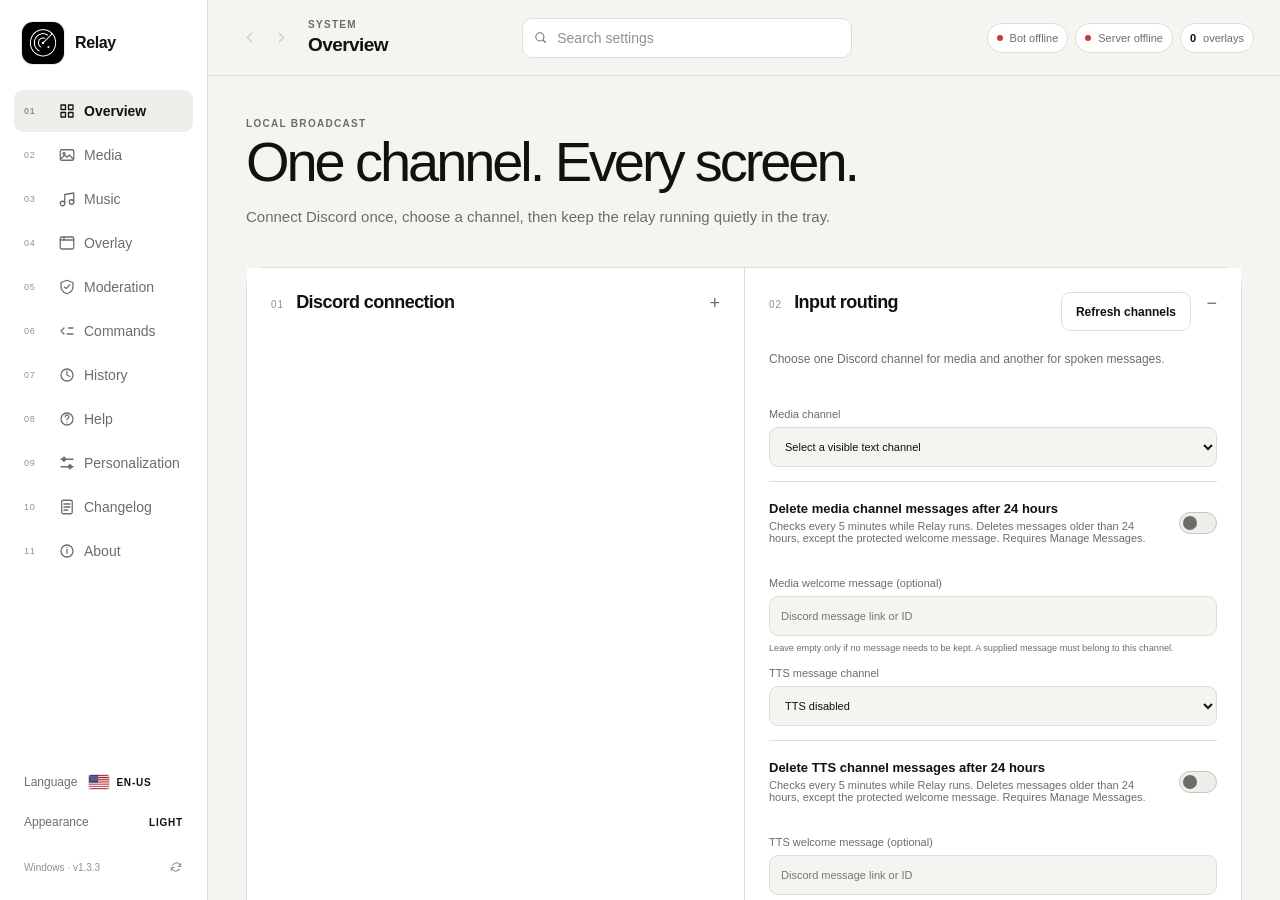
<file: gui/panel.html>
<!doctype html>
<html lang="en" data-theme="light" data-design="openai">
  <head>
    <meta charset="utf-8">
    <meta name="viewport" content="width=device-width, initial-scale=1">
    <meta
      http-equiv="Content-Security-Policy"
      content="default-src 'none'; script-src 'self'; style-src 'self'; font-src 'self'; img-src 'self' data: http://127.0.0.1:* http://localhost:* https://cdn.discordapp.com https://media.discordapp.net https://*.discordapp.net https://*.klipy.com; media-src http://127.0.0.1:* http://localhost:* https://cdn.discordapp.com https://media.discordapp.net https://*.klipy.com; connect-src ws://127.0.0.1:* ws://localhost:*; frame-src http://127.0.0.1:* http://localhost:*"
    >
    <title>Relay</title>
    <link rel="stylesheet" href="./panel.css">
  </head>
  <body>
    <svg class="icon-sprite" aria-hidden="true">
      <symbol id="nav-icon-overview" viewBox="0 0 24 24"><path d="M4 4h6v6H4zM14 4h6v6h-6zM4 14h6v6H4zM14 14h6v6h-6z"/></symbol>
      <symbol id="nav-icon-media" viewBox="0 0 24 24"><rect x="3" y="5" width="18" height="14" rx="2"/><circle cx="8" cy="10" r="1.4"/><path d="m4 17 5-5 3 3 3-3 5 5"/></symbol>
      <symbol id="nav-icon-overlay" viewBox="0 0 24 24"><rect x="3" y="4" width="18" height="16" rx="2"/><path d="M3 8h18M8 4v4"/></symbol>
      <symbol id="nav-icon-music" viewBox="0 0 24 24"><path d="M9 18V6l12-2v12"/><circle cx="6" cy="18" r="3"/><circle cx="18" cy="16" r="3"/></symbol>
      <symbol id="nav-icon-moderation" viewBox="0 0 24 24"><path d="M12 3 20 6v5c0 5-3.3 8.3-8 10-4.7-1.7-8-5-8-10V6l8-3Z"/><path d="m8.5 12 2.2 2.2 4.8-4.8"/></symbol>
      <symbol id="nav-icon-commands" viewBox="0 0 24 24"><path d="m8 8-4 4 4 4M12 16h8M14 8h6"/></symbol>
      <symbol id="nav-icon-history" viewBox="0 0 24 24"><circle cx="12" cy="12" r="8"/><path d="M12 7v5l3.5 2"/></symbol>
      <symbol id="nav-icon-help" viewBox="0 0 24 24"><circle cx="12" cy="12" r="8"/><path d="M9.8 9a2.3 2.3 0 1 1 3.6 1.9c-1.1.8-1.4 1.2-1.4 2.4M12 16.8h.01"/></symbol>
      <symbol id="nav-icon-personalization" viewBox="0 0 24 24"><path d="M4 7h16M4 17h16M8 4v6M16 14v6"/><circle cx="8" cy="7" r="2"/><circle cx="16" cy="17" r="2"/></symbol>
      <symbol id="nav-icon-changelog" viewBox="0 0 24 24"><rect x="5" y="3" width="14" height="18" rx="2"/><path d="M8 8h8M8 12h8M8 16h5"/></symbol>
      <symbol id="nav-icon-about" viewBox="0 0 24 24"><circle cx="12" cy="12" r="8"/><path d="M12 10v5M12 7.3h.01"/></symbol>
    </svg>
    <div class="app-shell">
      <aside class="sidebar">
        <div class="brand">
          <img class="brand__logo" src="./assets/relay-radar.png" alt="">
          <div class="brand__copy">
            <strong>Relay</strong>
          </div>
        </div>

        <nav class="navigation" aria-label="Primary navigation">
          <button class="navigation__item is-active" type="button" data-page-target="overview">
            <span class="navigation__index">01</span>
            <svg class="navigation__icon" viewBox="0 0 24 24" aria-hidden="true"><use href="#nav-icon-overview"></use></svg>
            <span class="navigation__label" data-i18n="navOverview">Overview</span>
          </button>
          <button class="navigation__item" type="button" data-page-target="media">
            <span class="navigation__index">02</span>
            <svg class="navigation__icon" viewBox="0 0 24 24" aria-hidden="true"><use href="#nav-icon-media"></use></svg>
            <span class="navigation__label" data-i18n="navMedia">Media</span>
          </button>
          <button class="navigation__item" type="button" data-page-target="music">
            <span class="navigation__index">03</span>
            <svg class="navigation__icon" viewBox="0 0 24 24" aria-hidden="true"><use href="#nav-icon-music"></use></svg>
            <span class="navigation__label" data-i18n="navMusic">Music</span>
          </button>
          <button class="navigation__item" type="button" data-page-target="overlay">
            <span class="navigation__index">04</span>
            <svg class="navigation__icon" viewBox="0 0 24 24" aria-hidden="true"><use href="#nav-icon-overlay"></use></svg>
            <span class="navigation__label" data-i18n="navOverlay">Overlay</span>
          </button>
          <button class="navigation__item" type="button" data-page-target="moderation">
            <span class="navigation__index">05</span>
            <svg class="navigation__icon" viewBox="0 0 24 24" aria-hidden="true"><use href="#nav-icon-moderation"></use></svg>
            <span class="navigation__label" data-i18n="navModeration">Moderation</span>
          </button>
          <button class="navigation__item" type="button" data-page-target="commands">
            <span class="navigation__index">06</span>
            <svg class="navigation__icon" viewBox="0 0 24 24" aria-hidden="true"><use href="#nav-icon-commands"></use></svg>
            <span class="navigation__label" data-i18n="navCommands">Commands</span>
          </button>
          <button class="navigation__item" type="button" data-page-target="history">
            <span class="navigation__index">07</span>
            <svg class="navigation__icon" viewBox="0 0 24 24" aria-hidden="true"><use href="#nav-icon-history"></use></svg>
            <span class="navigation__label" data-i18n="navHistory">History</span>
          </button>
          <button class="navigation__item" type="button" data-page-target="help">
            <span class="navigation__index">08</span>
            <svg class="navigation__icon" viewBox="0 0 24 24" aria-hidden="true"><use href="#nav-icon-help"></use></svg>
            <span class="navigation__label" data-i18n="navHelp">Help</span>
          </button>
          <button class="navigation__item" type="button" data-page-target="personalization">
            <span class="navigation__index">09</span>
            <svg class="navigation__icon" viewBox="0 0 24 24" aria-hidden="true"><use href="#nav-icon-personalization"></use></svg>
            <span class="navigation__label" data-i18n="navPersonalization">Personalization</span>
          </button>
          <button class="navigation__item" type="button" data-page-target="changelog">
            <span class="navigation__index">10</span>
            <svg class="navigation__icon" viewBox="0 0 24 24" aria-hidden="true"><use href="#nav-icon-changelog"></use></svg>
            <span class="navigation__label" data-i18n="navChangelog">Changelog</span>
          </button>
          <button class="navigation__item" type="button" data-page-target="about">
            <span class="navigation__index">11</span>
            <svg class="navigation__icon" viewBox="0 0 24 24" aria-hidden="true"><use href="#nav-icon-about"></use></svg>
            <span class="navigation__label" data-i18n="navAbout">About</span>
          </button>
        </nav>

        <div class="sidebar__footer">
          <div id="sidebar-language-picker" class="sidebar-language-picker">
            <button id="language-toggle" class="utility-button" type="button" aria-label="Switch language" aria-haspopup="listbox" aria-expanded="false" aria-controls="sidebar-language-options">
              <span data-i18n="language">Language</span>
              <span class="utility-button__value">
                <img id="language-flag" class="flag-icon" src="./assets/flags/us.svg" alt="">
                <strong id="language-value">EN-US</strong>
              </span>
            </button>
            <div id="sidebar-language-options" class="language-picker__options sidebar-language-picker__options" role="listbox" hidden></div>
          </div>
          <button id="theme-toggle" class="utility-button" type="button" aria-label="Switch theme">
            <span data-i18n="appearance">Appearance</span>
            <strong id="theme-value">Light</strong>
            <svg class="utility-button__icon" viewBox="0 0 24 24" aria-hidden="true"><path d="M12 3v2M12 19v2M4.9 4.9l1.4 1.4M17.7 17.7l1.4 1.4M3 12h2M19 12h2M4.9 19.1l1.4-1.4M17.7 6.3l1.4-1.4"/><circle cx="12" cy="12" r="4"/></svg>
          </button>
          <div id="update-control" class="update-control">
            <button
              id="update-check"
              class="version version--button"
              type="button"
              aria-haspopup="dialog"
              aria-expanded="false"
              aria-controls="update-menu"
            >
              <span><span class="version__platform">Windows · </span>v<span data-app-version>1.3.3</span></span>
              <span id="update-available-dot" class="update-available-dot" hidden></span>
              <svg class="update-check__icon" viewBox="0 0 24 24" aria-hidden="true">
                <path d="M20 6v5h-5M4 18v-5h5M6.1 9a7 7 0 0 1 11.3-2.1L20 11M4 13l2.6 4.1A7 7 0 0 0 17.9 15"/>
              </svg>
            </button>
            <section id="update-menu" class="update-menu" role="dialog" aria-labelledby="update-menu-title" hidden>
              <div class="update-menu__header">
                <strong id="update-menu-title" data-i18n="updatesTitle">Relay updates</strong>
                <button id="update-menu-close" class="update-menu__close" type="button">×</button>
              </div>
              <p id="update-status" role="status" aria-live="polite" data-i18n="checkUpdatesPrompt">
                Check GitHub for a newer Relay release.
              </p>
              <div class="update-menu__actions">
                <button id="install-update" class="button button--primary" type="button" data-i18n="downloadAndInstall" hidden>
                  Download and install
                </button>
                <button class="button button--quiet" type="button" data-help-link="relay-releases" data-i18n="openReleases">
                  View releases
                </button>
              </div>
            </section>
          </div>
        </div>
      </aside>

      <div class="workspace">
        <header class="topbar">
          <div class="topbar__start">
            <div class="navigation-history">
              <button id="navigation-back" class="navigation-history__button" type="button" disabled>
                <svg viewBox="0 0 24 24" aria-hidden="true"><path d="m15 18-6-6 6-6"/></svg>
              </button>
              <button id="navigation-forward" class="navigation-history__button" type="button" disabled>
                <svg viewBox="0 0 24 24" aria-hidden="true"><path d="m9 18 6-6-6-6"/></svg>
              </button>
            </div>
            <div class="topbar__heading">
              <p id="page-kicker" class="kicker">System</p>
              <h1 id="page-title">Overview</h1>
            </div>
          </div>
          <div id="settings-search-control" class="settings-search">
            <svg class="settings-search__icon" viewBox="0 0 24 24" aria-hidden="true">
              <circle cx="11" cy="11" r="6.5"/><path d="m16 16 4 4"/>
            </svg>
            <input
              id="settings-search"
              type="search"
              autocomplete="off"
              spellcheck="false"
              data-i18n-placeholder="searchPlaceholder"
              placeholder="Search settings"
            >
            <button id="settings-search-clear" class="settings-search__clear" type="button" hidden>
              <svg viewBox="0 0 24 24" aria-hidden="true"><path d="m7 7 10 10M17 7 7 17"/></svg>
            </button>
            <div id="settings-search-results" class="settings-search__results" role="listbox" hidden></div>
          </div>
          <section id="now-playing" class="now-playing" aria-live="polite" hidden>
            <img id="now-playing-artwork" class="now-playing__artwork" src="./assets/relay-radar.png" alt="">
            <div class="now-playing__copy">
              <span class="now-playing__eyebrow" data-i18n="nowPlaying">Now playing</span>
              <strong id="now-playing-title"></strong>
              <span id="now-playing-artist" class="now-playing__artist"></span>
            </div>
            <div class="now-playing__controls">
              <button id="previous-audio" class="now-playing__button" type="button">
                <svg viewBox="0 0 24 24" aria-hidden="true"><path d="M6 5v14M18 6l-9 6 9 6z"/></svg>
              </button>
              <button id="toggle-audio" class="now-playing__button now-playing__button--primary" type="button">
                <svg id="pause-audio-icon" viewBox="0 0 24 24" aria-hidden="true"><path d="M7 5h4v14H7zm6 0h4v14h-4z"/></svg>
                <svg id="play-audio-icon" viewBox="0 0 24 24" aria-hidden="true" hidden><path d="M8 5v14l11-7z"/></svg>
              </button>
              <button id="skip-audio" class="now-playing__button" type="button">
                <svg viewBox="0 0 24 24" aria-hidden="true"><path d="M6 6l9 6-9 6zm11-1h2v14h-2z"/></svg>
              </button>
            </div>
          </section>
          <div class="status-strip" aria-label="Relay status">
            <div class="status" id="bot-status">
              <span class="status__light"></span>
              <img id="bot-avatar" class="status__avatar" alt="" hidden>
              <span id="bot-label">Bot offline</span>
            </div>
            <div class="status" id="server-status">
              <span class="status__light"></span>
              <span id="server-label">Server offline</span>
            </div>
            <div class="status status--count">
              <span id="client-count">0</span>
              <span data-i18n="overlays">overlays</span>
            </div>
          </div>
        </header>

        <main class="pages">
          <section class="page is-active" data-page="overview">
            <div class="page-intro">
              <p class="kicker" data-i18n="overviewKicker">Local broadcast</p>
              <h2 data-i18n="overviewTitle">One channel. Every screen.</h2>
              <p data-i18n="overviewCopy">Connect Discord once, choose a channel, then keep the relay running quietly in the tray.</p>
            </div>

            <div class="split-layout">
              <details class="panel-section panel-disclosure" id="disclosure-overview-1">
                <summary class="section-heading">
                  <div>
                    <span class="section-number">01</span>
                    <h3 data-i18n="credentialsTitle">Discord connection</h3>
                  </div>
                  <span id="credential-state" class="save-state" role="status"></span>
                </summary>
                <p class="section-copy" data-i18n="credentialsCopy">Credentials are encrypted by Windows and never shown again.</p>
                <form id="credential-form" class="form-grid">
                  <label class="field field--wide">
                    <span data-i18n="clientId">Discord client ID</span>
                    <input id="client-id" name="clientId" inputmode="numeric" autocomplete="off" maxlength="20" required>
                  </label>
                  <label class="field field--wide">
                    <span data-i18n="botToken">Discord bot token</span>
                    <input id="discord-token" name="token" type="password" autocomplete="new-password">
                  </label>
                  <button class="button button--primary field--wide" type="submit" data-i18n="connectBot">Encrypt and start bot</button>
                </form>
                <div id="invite-row" class="invite-row" hidden>
                  <label class="field">
                    <span data-i18n="inviteUrl">Bot invitation URL</span>
                    <span class="url-field">
                      <input id="invite-url" type="text" readonly aria-label="Discord bot invitation URL">
                      <button id="open-invite" class="button button--quiet" type="button" data-i18n="openInvite">Open</button>
                    </span>
                  </label>
                </div>
                <details class="settings-disclosure">
                  <summary>
                    <span>
                      <strong data-i18n="botPresence">Bot status</strong>
                      <small data-i18n="botPresenceHelp">Choose how Relay appears in Discord.</small>
                    </span>
                    <i aria-hidden="true"></i>
                  </summary>
                  <form id="bot-presence-form" class="settings-disclosure__content form-grid">
                    <label class="field">
                      <span data-i18n="onlineStatus">Online status</span>
                      <select id="bot-online-status">
                        <option value="online" data-i18n="statusOnline">Online</option>
                        <option value="idle" data-i18n="statusIdle">Idle</option>
                        <option value="dnd" data-i18n="statusDnd">Do not disturb</option>
                        <option value="invisible" data-i18n="statusInvisible">Invisible</option>
                      </select>
                    </label>
                    <label class="field">
                      <span data-i18n="activityType">Activity type</span>
                      <select id="bot-activity-type">
                        <option value="none" data-i18n="activityNone">No activity</option>
                        <option value="custom" data-i18n="activityCustom">Custom status</option>
                        <option value="playing" data-i18n="activityPlaying">Playing</option>
                        <option value="listening" data-i18n="activityListening">Listening</option>
                        <option value="watching" data-i18n="activityWatching">Watching</option>
                        <option value="competing" data-i18n="activityCompeting">Competing</option>
                      </select>
                    </label>
                    <label class="field field--wide">
                      <span data-i18n="activityText">Status text</span>
                      <input id="bot-activity-text" maxlength="128" autocomplete="off">
                      <small data-i18n="activityTextHelp">Shown on the bot profile and member list.</small>
                    </label>
                    <div class="settings-actions field--wide">
                      <span id="bot-presence-save-state" class="save-state" role="status"></span>
                      <button class="button button--quiet" type="submit" data-i18n="saveBotPresence">Save bot status</button>
                    </div>
                  </form>
                </details>
              </details>

              <details class="panel-section panel-disclosure" id="disclosure-overview-2" open>
                <summary class="section-heading">
                  <div>
                    <span class="section-number">02</span>
                    <h3 data-i18n="routingTitle">Input routing</h3>
                  </div>
                  <span class="section-actions">
                    <span id="save-state" class="save-state" role="status"></span>
                    <button id="refresh-channels" class="button button--quiet" type="button" data-i18n="refreshChannels">Refresh channels</button>
                  </span>
                </summary>
                <p class="section-copy" data-i18n="routingCopy">Choose one Discord channel for media and another for spoken messages.</p>
                <form id="routing-form" class="form-grid">
                  <label class="field field--wide">
                    <span data-i18n="mediaChannel">Media channel</span>
                    <select id="channel" name="watchedChannelId">
                      <option value="">Select a visible text channel</option>
                    </select>
                  </label>
                  <label class="setting-row setting-row--switch field--wide">
                    <span>
                      <strong data-i18n="mediaCleanup24h">Delete media channel messages after 24 hours</strong>
                      <small data-i18n="channelCleanup24hHelp">Checks every 5 minutes while Relay runs. Deletes messages older than 24 hours, except the protected welcome message. Requires Manage Messages.</small>
                    </span>
                    <span class="switch">
                      <input id="media-cleanup-enabled" type="checkbox">
                      <span class="switch__track" aria-hidden="true"></span>
                    </span>
                  </label>
                  <label class="field field--wide">
                    <span data-i18n="mediaWelcomeMessage">Media welcome message (optional)</span>
                    <input id="media-welcome-message" type="text" autocomplete="off" spellcheck="false" data-i18n-placeholder="musicWelcomePlaceholder" placeholder="Discord message link or ID">
                    <small data-i18n="channelWelcomeOptionalHelp">Leave empty only if no message needs to be kept. A supplied message must belong to this channel.</small>
                  </label>
                  <label class="field field--wide">
                    <span data-i18n="ttsChannel">TTS message channel</span>
                    <select id="tts-channel" name="ttsChannelId">
                      <option value="">TTS disabled</option>
                    </select>
                  </label>
                  <label class="setting-row setting-row--switch field--wide">
                    <span>
                      <strong data-i18n="ttsCleanup24h">Delete TTS channel messages after 24 hours</strong>
                      <small data-i18n="channelCleanup24hHelp">Checks every 5 minutes while Relay runs. Deletes messages older than 24 hours, except the protected welcome message. Requires Manage Messages.</small>
                    </span>
                    <span class="switch">
                      <input id="tts-cleanup-enabled" type="checkbox">
                      <span class="switch__track" aria-hidden="true"></span>
                    </span>
                  </label>
                  <label class="field field--wide">
                    <span data-i18n="ttsWelcomeMessage">TTS welcome message (optional)</span>
                    <input id="tts-welcome-message" type="text" autocomplete="off" spellcheck="false" data-i18n-placeholder="musicWelcomePlaceholder" placeholder="Discord message link or ID">
                    <small data-i18n="channelWelcomeOptionalHelp">Leave empty only if no message needs to be kept. A supplied message must belong to this channel.</small>
                  </label>
                  <label class="field field--wide">
                    <span data-i18n="localPort">Local port</span>
                    <input id="port" name="port" type="number" min="1024" max="65535" step="1" required>
                  </label>
                  <button class="button button--primary field--wide" type="submit" data-i18n="saveRouting">Save routing</button>
                </form>
              </details>
            </div>
          </section>

          <section class="page" data-page="music" hidden>
            <div class="page-intro page-intro--compact">
              <p class="kicker" data-i18n="musicKicker">Discord jukebox</p>
              <h2 data-i18n="musicTitle">Search YouTube. Play locally.</h2>
              <p data-i18n="musicCopy">Save a YouTube Data API key, pick a music channel, then type a search in Discord.</p>
            </div>

            <div class="split-layout">
              <details class="panel-section panel-disclosure" id="disclosure-music-1" open>
                <summary class="section-heading">
                  <div>
                    <span class="section-number">01</span>
                    <h3 data-i18n="musicSettingsTitle">Music settings</h3>
                  </div>
                  <span id="music-save-state" class="save-state" role="status"></span>
                </summary>
                <p class="section-copy" data-i18n="musicSettingsCopy">The API key stays in Windows Credential Manager. Discord replies follow Relay’s interface language.</p>
                <form id="music-form" class="form-grid">
                  <label class="field field--wide">
                    <span data-i18n="youtubeApiKey">YouTube API key</span>
                    <input id="youtube-api-key" name="youtubeApiKey" type="password" autocomplete="new-password">
                    <small data-i18n="youtubeApiKeyHelp">Stored in Windows Credential Manager and never shown again.</small>
                  </label>
                  <p id="youtube-key-status" class="section-copy" role="status"></p>
                  <label class="field field--wide">
                    <span data-i18n="musicChannel">Music channel</span>
                    <select id="music-channel" name="musicChannelId">
                      <option value="" data-i18n="musicDisabled">Music disabled</option>
                    </select>
                  </label>
                  <label class="field field--wide">
                    <span data-i18n="musicWelcome">Protected welcome message</span>
                    <input id="music-welcome-message" type="text" autocomplete="off" spellcheck="false" data-i18n-placeholder="musicWelcomePlaceholder" placeholder="Discord message link or ID">
                    <small data-i18n="musicWelcomeHelp">This message is never deleted. Save its link or ID before enabling cleanup.</small>
                  </label>
                  <label class="setting-row setting-row--switch field--wide">
                    <span>
                      <strong data-i18n="musicCleanupEnabled">Automatically clean music messages</strong>
                      <small data-i18n="musicCleanupHelp">Requires Manage Messages. Requests disappear after processing; unused results expire after 120 seconds.</small>
                    </span>
                    <span class="switch">
                      <input id="music-cleanup-enabled" type="checkbox">
                      <span class="switch__track" aria-hidden="true"></span>
                    </span>
                  </label>
                  <button class="button button--primary field--wide" type="submit" data-i18n="saveMusic">Save music settings</button>
                </form>
                <button id="music-cleanup-preview" class="button button--quiet" type="button" data-i18n="musicCleanupPreview">Preview channel cleanup</button>
                <p id="music-cleanup-status" role="status" aria-live="polite"></p>
                <div id="music-cleanup-confirmation" hidden>
                  <button id="music-cleanup-confirm" class="button button--quiet" type="button" data-i18n="musicCleanupConfirm">Delete these messages</button>
                  <button id="music-cleanup-cancel" class="button button--quiet" type="button" data-i18n="musicCleanupCancel">Cancel</button>
                </div>
              </details>

              <details class="panel-section panel-disclosure" lang="en" id="disclosure-music-2">
                <summary class="section-heading">
                  <div>
                    <span class="section-number">02</span>
                    <h3>YouTube Data API setup</h3>
                  </div>
                </summary>
                <p class="section-copy">English-only guide. Relay uses an API key, not OAuth — no client ID, secret, or redirect URI.</p>
                <div class="help-accordions">
                  <details class="help-disclosure" open>
                    <summary>
                      <span class="help-disclosure__number">01</span>
                      <span>
                        <strong>Create a Google Cloud project</strong>
                        <small>console.cloud.google.com</small>
                      </span>
                      <i aria-hidden="true"></i>
                    </summary>
                    <div class="help-disclosure__content">
                      <ol>
                        <li>Open the Google Cloud Console and sign in.</li>
                        <li>Top bar → Select a project → New project (for example <code>Relay Music</code>).</li>
                        <li>Create it, then select that project so every later step stays on it.</li>
                      </ol>
                      <button class="help-link" type="button" data-help-link="google-cloud" data-i18n="openGoogleCloud">Open Google Cloud Console</button>
                    </div>
                  </details>
                  <details class="help-disclosure">
                    <summary>
                      <span class="help-disclosure__number">02</span>
                      <span>
                        <strong>Enable YouTube Data API v3</strong>
                        <small>APIs &amp; Services → Library</small>
                      </span>
                      <i aria-hidden="true"></i>
                    </summary>
                    <div class="help-disclosure__content">
                      <ol>
                        <li>Open APIs &amp; Services → Library.</li>
                        <li>Search for <strong>YouTube Data API v3</strong>.</li>
                        <li>Open it → Enable, then wait for confirmation.</li>
                      </ol>
                      <button class="help-link" type="button" data-help-link="youtube-api-library">Open API Library</button>
                    </div>
                  </details>
                  <details class="help-disclosure">
                    <summary>
                      <span class="help-disclosure__number">03</span>
                      <span>
                        <strong>Create and restrict the API key</strong>
                        <small>Credentials → API key</small>
                      </span>
                      <i aria-hidden="true"></i>
                    </summary>
                    <div class="help-disclosure__content">
                      <ol>
                        <li>APIs &amp; Services → Credentials → Create credentials → API key.</li>
                        <li>Copy the key, then Edit / Restrict key.</li>
                        <li>API restrictions → Restrict key → YouTube Data API v3 only.</li>
                        <li>Application restrictions: None for home use, or IP addresses if stable. Do not use HTTP referrers.</li>
                      </ol>
                      <button class="help-link" type="button" data-help-link="google-credentials">Open Credentials</button>
                      <p class="help-note">Treat the key like a password. Never paste it in Discord or show it on stream.</p>
                    </div>
                  </details>
                  <details class="help-disclosure">
                    <summary>
                      <span class="help-disclosure__number">04</span>
                      <span>
                        <strong>Use it in Relay</strong>
                        <small>Music channel + Discord search</small>
                      </span>
                      <i aria-hidden="true"></i>
                    </summary>
                    <div class="help-disclosure__content">
                      <ol>
                        <li>Paste the key above and choose a Music channel, then Save.</li>
                        <li>In that Discord channel, type a search (for example <code>jennie mantra</code>).</li>
                        <li>Pick a result, then preview (~30 s) or full track. Tracks longer than 3 minutes are filtered out.</li>
                      </ol>
                      <p class="help-note">Full write-up: docs/youtube-api-setup.md in the Relay repository.</p>
                    </div>
                  </details>
                </div>
              </details>
            </div>

            <details class="panel-section panel-disclosure panel-section--wide" id="disclosure-music-3">
              <summary class="section-heading">
                <div>
                  <span class="section-number">03</span>
                  <h3 data-i18n="musicOverlayTitle">Overlay OBS / Windows</h3>
                </div>
                <span id="music-overlay-save-state" class="save-state" role="status"></span>
              </summary>
              <p class="section-copy" data-i18n="musicOverlayCopy">Windows Now Playing uses the 16:9 media floating widget. TTS uses the separate compact notification widget.</p>
              <div class="form-grid">
                <div class="source-field field--wide">
                  <span data-i18n="youtubeSource">Relay Visual (includes YouTube)</span>
                  <div class="url-field">
                    <input id="youtube-url" type="text" readonly aria-label="OBS Relay Visual Browser Source URL">
                    <button id="copy-youtube-url" class="button button--quiet" type="button" data-i18n="copy">Copy</button>
                  </div>
                  <small data-i18n="youtubeSourceHelp">Paste as one OBS Browser Source (suggested 1920×1080). Includes medias, stickers, notification cards, and Discord jukebox. Remove any old separate YouTube source to avoid double audio.</small>
                </div>
                <label class="field">
                  <span data-i18n="musicWidgetWidth">Media widget width</span>
                  <input id="music-widget-width" name="musicWidgetWidth" type="number" min="160" max="16384" step="1">
                </label>
                <label class="field">
                  <span data-i18n="musicWidgetHeight">Media widget height</span>
                  <input id="music-widget-height" name="musicWidgetHeight" type="number" min="90" max="16384" step="1">
                </label>
                <div class="settings-actions field--wide">
                  <button id="save-music-overlay" class="button button--primary" type="button" data-i18n="saveMusicOverlay">Save media widget size</button>
                </div>
              </div>
            </details>
          </section>

          <section class="page" data-page="media" hidden>
            <div class="page-intro page-intro--compact">
              <p class="kicker" data-i18n="mediaKicker">Playback queue</p>
              <h2 data-i18n="mediaTitle">Media, on your terms.</h2>
              <p data-i18n="mediaCopy">Images use a display timer. Video and audio continue naturally until they end.</p>
            </div>

            <section class="transport">
              <div class="transport__identity">
                <img src="./assets/relay-radar.png" alt="">
                <div>
                  <span class="transport__label" data-i18n="transportLabel">Live transport</span>
                  <strong data-i18n="transportReady">Ready for the next media</strong>
                </div>
              </div>
              <button id="skip-media" class="button button--skip" type="button">
                <span data-i18n="skip">Skip media</span>
                <kbd id="skip-shortcut-key">Ctrl Alt S</kbd>
              </button>
            </section>

            <section class="panel-section panel-section--wide">
              <div class="section-heading">
                <div>
                  <span class="section-number">03</span>
                  <h3 data-i18n="playbackTitle">Playback settings</h3>
                </div>
                <span id="media-save-state" class="save-state" role="status"></span>
              </div>
              <form id="media-form" class="settings-list">
                <details class="settings-disclosure" open>
                  <summary>
                    <span>
                      <strong data-i18n="durationsGroup">Display durations</strong>
                      <small data-i18n="durationsGroupHelp">How long images, stickers, notifications and GIFs stay visible.</small>
                    </span>
                    <i aria-hidden="true"></i>
                  </summary>
                  <div class="settings-disclosure__content">
                    <label class="setting-row">
                      <span>
                        <strong data-i18n="imageDuration">Image duration</strong>
                        <small data-i18n="imageDurationHelp">Used for static images only.</small>
                      </span>
                      <span class="field__unit field__unit--short">
                        <input id="duration" name="displayDurationSeconds" type="number" min="1" max="60" step="1" required>
                        <small data-i18n="seconds">sec</small>
                      </span>
                    </label>
                    <label class="setting-row">
                      <span>
                        <strong data-i18n="stickerDuration">Sticker duration</strong>
                        <small data-i18n="stickerDurationHelp">Discord stickers stay visible for this duration.</small>
                      </span>
                      <span class="field__unit field__unit--short">
                        <input id="sticker-duration" name="stickerDurationSeconds" type="number" min="1" max="60" step="1" required>
                        <small data-i18n="seconds">sec</small>
                      </span>
                    </label>
                    <label class="setting-row">
                      <span>
                        <strong data-i18n="notificationDuration">Notification duration</strong>
                        <small data-i18n="notificationDurationHelp">TTS notifications without audio stay visible for this duration.</small>
                      </span>
                      <span class="field__unit field__unit--short">
                        <input id="notification-duration" name="notificationDurationSeconds" type="number" min="1" max="60" step="1" required>
                        <small data-i18n="seconds">sec</small>
                      </span>
                    </label>
                    <label class="setting-row">
                      <span>
                        <strong data-i18n="gifDuration">GIF duration</strong>
                        <small data-i18n="gifDurationHelp">Animated GIFs loop for this duration.</small>
                      </span>
                      <span class="field__unit field__unit--short">
                        <input id="gif-duration" name="gifDurationSeconds" type="number" min="1" max="60" step="1" required>
                        <small data-i18n="seconds">sec</small>
                      </span>
                    </label>
                  </div>
                </details>
                <details class="settings-disclosure">
                  <summary>
                    <span>
                      <strong data-i18n="audioTtsGroup">Audio and TTS</strong>
                      <small data-i18n="audioTtsGroupHelp">Volume, message length, queue and voice.</small>
                    </span>
                    <i aria-hidden="true"></i>
                  </summary>
                  <div class="settings-disclosure__content">
                    <label class="setting-row">
                      <span>
                        <strong data-i18n="mediaVolume">Media volume</strong>
                        <small data-i18n="mediaVolumeHelp">Applied to video, audio and spoken messages.</small>
                      </span>
                      <span class="volume-control">
                        <input id="media-volume" type="range" min="0" max="100" step="1">
                        <output id="media-volume-value">50%</output>
                      </span>
                    </label>
                    <label class="setting-row setting-row--switch">
                      <span>
                        <strong data-i18n="widgetSound">Widget sound</strong>
                        <small data-i18n="widgetSoundHelp">Play video and audio sound in the Windows widget. OBS sources keep their own audio.</small>
                      </span>
                      <span class="switch">
                        <input id="widget-sound-enabled" name="widgetSoundEnabled" type="checkbox">
                        <span class="switch__track" aria-hidden="true"></span>
                      </span>
                    </label>
                    <label class="setting-row">
                      <span>
                        <strong data-i18n="ttsCharacterLimit">TTS character limit</strong>
                        <small data-i18n="ttsCharacterLimitHelp">Use 0 for unlimited message length.</small>
                      </span>
                      <span class="field__unit field__unit--short">
                        <input id="tts-character-limit" name="ttsCharacterLimit" type="number" min="0" max="4294967295" step="1" required>
                        <small data-i18n="characters">chars</small>
                      </span>
                    </label>
                    <label class="setting-row">
                      <span>
                        <strong data-i18n="ttsQueueLimit">TTS queue capacity</strong>
                        <small data-i18n="ttsQueueLimitHelp">Maximum waiting messages, from 1 to 50.</small>
                      </span>
                      <span class="field__unit field__unit--short">
                        <input id="tts-queue-limit" name="ttsQueueLimit" type="number" min="1" max="50" step="1" required>
                        <small data-i18n="items">items</small>
                      </span>
                    </label>
                    <label class="setting-row setting-row--switch">
                      <span>
                        <strong data-i18n="ttsSpeech">TTS voice</strong>
                        <small data-i18n="ttsSpeechHelp">When off, TTS messages show as silent notifications.</small>
                      </span>
                      <span class="switch">
                        <input id="tts-speech-enabled" name="ttsSpeechEnabled" type="checkbox">
                        <span class="switch__track" aria-hidden="true"></span>
                      </span>
                    </label>
                  </div>
                </details>
                <details class="settings-disclosure" open>
                  <summary>
                    <span>
                      <strong data-i18n="controlsGroup">Keyboard controls</strong>
                      <small data-i18n="controlsGroupHelp">Choose the global shortcut used to skip the current media.</small>
                    </span>
                    <i aria-hidden="true"></i>
                  </summary>
                  <div class="settings-disclosure__content">
                    <div class="setting-row">
                      <span>
                        <strong data-i18n="skipShortcut">Skip current media</strong>
                        <small data-i18n="skipShortcutHelp">Click Capture, then press the key combination you want to use everywhere.</small>
                      </span>
                      <button id="skip-shortcut-capture" class="button button--quiet shortcut-capture" type="button" aria-pressed="false">
                        <kbd id="skip-shortcut-value">Ctrl Alt S</kbd>
                      </button>
                    </div>
                  </div>
                </details>
                <details class="settings-disclosure">
                  <summary>
                    <span>
                      <strong data-i18n="displayGroup">Display</strong>
                      <small data-i18n="displayGroupHelp">What appears over the media.</small>
                    </span>
                    <i aria-hidden="true"></i>
                  </summary>
                  <div class="settings-disclosure__content">
                    <label class="setting-row setting-row--switch">
                      <span>
                        <strong data-i18n="showAuthor">Show author</strong>
                        <small data-i18n="showAuthorHelp">Display the Discord name and avatar over media.</small>
                      </span>
                      <span class="switch">
                        <input id="show-author" name="showAuthor" type="checkbox">
                        <span class="switch__track" aria-hidden="true"></span>
                      </span>
                    </label>
                    <label class="setting-row setting-row--switch">
                      <span>
                        <strong data-i18n="showMediaTextObs">Show media message in OBS</strong>
                        <small data-i18n="showMediaTextObsHelp">Display up to 180 characters from the Discord message.</small>
                      </span>
                      <span class="switch">
                        <input id="show-media-text-obs" name="showMediaTextObs" type="checkbox">
                        <span class="switch__track" aria-hidden="true"></span>
                      </span>
                    </label>
                    <label class="setting-row setting-row--switch">
                      <span>
                        <strong data-i18n="showMediaTextWidget">Show media message in the Windows widget</strong>
                        <small data-i18n="showMediaTextWidgetHelp">Independent from the OBS media message.</small>
                      </span>
                      <span class="switch">
                        <input id="show-media-text-widget" name="showMediaTextWidget" type="checkbox">
                        <span class="switch__track" aria-hidden="true"></span>
                      </span>
                    </label>
                  </div>
                </details>
                <div class="settings-actions">
                  <p data-i18n="supportedFormats">Images, GIF, MP4/WebM and common audio formats are accepted.</p>
                  <button class="button button--primary" type="submit" data-i18n="savePlayback">Save playback</button>
                </div>
              </form>
            </section>
          </section>

          <section class="page" data-page="overlay" hidden>
            <div class="page-intro page-intro--compact">
              <p class="kicker" data-i18n="overlayKicker">Program output</p>
              <h2 data-i18n="overlayTitle">What OBS receives.</h2>
              <p data-i18n="overlayCopy">The canvas stays transparent until media enters the queue.</p>
            </div>

            <details class="preview-section geometry-disclosure" id="disclosure-overlay-preview">
              <summary class="preview-toolbar">
                <span data-i18n="livePreview">Live preview</span>
                <span class="preview-badge" data-i18n="transparentCanvas">Transparent canvas</span>
              </summary>
              <div class="preview-shell">
                <iframe id="preview" title="Live OBS overlay preview"></iframe>
              </div>
            </details>

            <details class="panel-section panel-disclosure panel-section--wide output-readiness-section" id="disclosure-overlay-1" open>
              <summary class="section-heading">
                <div>
                  <span class="section-number">04</span>
                  <h3 data-i18n="outputReadiness">Output readiness</h3>
                </div>
              </summary>
              <p class="section-copy" data-i18n="outputReadinessHelp">See which local outputs are connected. Tests stay local and never post to Discord.</p>
              <div class="output-readiness-grid">
                <article class="output-readiness-card" data-output-card="visual">
                  <div class="output-readiness-card__heading">
                    <strong data-i18n="visualSource">Relay Visual</strong>
                    <span class="output-readiness-card__state" data-output-state="visual" role="status"></span>
                  </div>
                  <small class="output-readiness-card__last" data-output-last-connected="visual"></small>
                  <button class="button button--quiet output-readiness-card__test" type="button" data-test-output="visual" data-i18n="testOutput" disabled>Test output</button>
                </article>
                <article class="output-readiness-card" data-output-card="audio">
                  <div class="output-readiness-card__heading">
                    <strong data-i18n="audioSource">Relay Audio</strong>
                    <span class="output-readiness-card__state" data-output-state="audio" role="status"></span>
                  </div>
                  <small class="output-readiness-card__last" data-output-last-connected="audio"></small>
                  <button class="button button--quiet output-readiness-card__test" type="button" data-test-output="audio" data-i18n="testOutput" disabled>Test output</button>
                </article>
                <article class="output-readiness-card" data-output-card="tts">
                  <div class="output-readiness-card__heading">
                    <strong data-i18n="ttsSource">TTS audio</strong>
                    <span class="output-readiness-card__state" data-output-state="tts" role="status"></span>
                  </div>
                  <small class="output-readiness-card__last" data-output-last-connected="tts"></small>
                  <button class="button button--quiet output-readiness-card__test" type="button" data-test-output="tts" data-i18n="testOutput" disabled>Test output</button>
                </article>
                <article class="output-readiness-card" data-output-card="notification">
                  <div class="output-readiness-card__heading">
                    <strong data-i18n="notificationSource">TTS notifications</strong>
                    <span class="output-readiness-card__state" data-output-state="notification" role="status"></span>
                  </div>
                  <small class="output-readiness-card__last" data-output-last-connected="notification"></small>
                  <button class="button button--quiet output-readiness-card__test" type="button" data-test-output="notification" data-i18n="testOutput" disabled>Test output</button>
                </article>
                <article class="output-readiness-card" data-output-card="sticker">
                  <div class="output-readiness-card__heading">
                    <strong data-i18n="stickerSource">Discord stickers</strong>
                    <span class="output-readiness-card__state" data-output-state="sticker" role="status"></span>
                  </div>
                  <small class="output-readiness-card__last" data-output-last-connected="sticker"></small>
                  <button class="button button--quiet output-readiness-card__test" type="button" data-test-output="sticker" data-i18n="testOutput" disabled>Test output</button>
                </article>
              </div>
            </details>

            <div class="split-layout split-layout--overlay">
              <details class="panel-section panel-disclosure" id="disclosure-overlay-2">
                <summary class="section-heading">
                  <div>
                    <span class="section-number">05</span>
                    <h3 data-i18n="browserSource">OBS Browser Sources</h3>
                  </div>
                </summary>
                <p class="section-copy" data-i18n="browserSourceHelp">Add these two URLs as OBS Browser Sources. They replace the old separate medias / audios / stickers / TTS / notifications / YouTube sources.</p>
                <div class="source-field">
                  <span data-i18n="visualSource">Relay Visual</span>
                  <div class="url-field">
                    <input id="overlay-url" type="text" readonly aria-label="OBS Relay Visual Browser Source URL">
                    <button id="copy-url" class="button button--quiet" type="button" data-i18n="copy">Copy</button>
                  </div>
                  <small data-i18n="visualSourceHelp">Medias, stickers, TTS notification cards, and YouTube jukebox. Use localhost (auto-copied). Suggested size 1920×1080.</small>
                </div>
                <div class="source-field">
                  <span data-i18n="audioSource">Relay Audio</span>
                  <div class="url-field">
                    <input id="audio-url" type="text" readonly aria-label="OBS Relay Audio Browser Source URL">
                    <button id="copy-audio-url" class="button button--quiet" type="button" data-i18n="copy">Copy</button>
                  </div>
                  <small data-i18n="audioSourceHelp">Discord file audio and TTS voice. Separate mixer fader from Visual.</small>
                </div>
                <button id="regenerate-secret" class="text-button" type="button" data-i18n="regenerateSecret">Reconnect OBS sources</button>
              </details>

              <details class="panel-section panel-disclosure" id="disclosure-overlay-3">
                <summary class="section-heading">
                  <div>
                    <span class="section-number">06</span>
                    <h3 data-i18n="floatingWidget">Media floating widget</h3>
                  </div>
                </summary>
                <p id="widget-state" class="section-copy">Widget hidden</p>
                <div class="button-row">
                  <button id="toggle-widget" class="button button--primary" type="button">Show widget</button>
                  <button id="lock-widget" class="button button--quiet" type="button">Unlock to move</button>
                </div>
                <p class="fine-print" data-i18n="widgetHelp">Unlock, position it on any monitor, then lock it to pass clicks through.</p>
              </details>
            </div>

            <div class="notification-output-grid">
              <details class="panel-section panel-disclosure panel-section--wide notification-output-card" data-output="obs" id="disclosure-overlay-4">
                <summary class="section-heading">
                  <div>
                    <span class="section-number">07</span>
                    <h3 data-i18n="obsNotificationOutput">OBS TTS notification overlay</h3>
                  </div>
                  <span id="obs-notification-save-state" class="save-state" role="status"></span>
                </summary>
                <p class="section-copy" data-i18n="obsNotificationOutputHelp">Notification cards are included in Relay Visual (Overview → OBS Browser Sources). No separate Browser Source needed.</p>
                <div class="source-field notification-output-url">
                  <span data-i18n="notificationSource">Relay Visual (includes notifications)</span>
                  <div class="url-field">
                    <input id="notification-url" type="text" readonly aria-label="OBS Relay Visual Browser Source URL">
                    <button id="copy-notification-url" class="button button--quiet" type="button" data-i18n="copy">Copy</button>
                  </div>
                </div>
                <label class="notification-output-switch">
                  <span>
                    <strong data-i18n="enableObsNotifications">Enable OBS overlay</strong>
                    <small data-i18n="enableObsNotificationsHelp">Does not change the Windows widget.</small>
                  </span>
                  <span class="switch">
                    <input id="tts-notifications-obs" name="ttsNotificationsObsEnabled" type="checkbox">
                    <span class="switch__track" aria-hidden="true"></span>
                  </span>
                </label>
                <label class="setting-row setting-row--switch">
                  <span>
                    <strong data-i18n="notificationSoundObs">Notification sound in OBS</strong>
                    <small data-i18n="notificationSoundObsHelp">The OBS notification overlay plays the same chosen sound, audible on stream.</small>
                  </span>
                  <span class="switch">
                    <input id="notification-sound-obs" type="checkbox">
                    <span class="switch__track" aria-hidden="true"></span>
                  </span>
                </label>
              </details>

              <details class="panel-section panel-disclosure panel-section--wide notification-output-card" data-output="windows" id="disclosure-overlay-5">
                <summary class="section-heading">
                  <div>
                    <span class="section-number">08</span>
                    <h3 data-i18n="windowsNotificationWidget">Windows Notification Widget</h3>
                  </div>
                </summary>
                <p id="notification-widget-state" class="section-copy">Widget hidden</p>
                <p class="fine-print notification-output-copy" data-i18n="windowsNotificationWidgetHelp">Independent desktop window that can be placed on any monitor.</p>
                <div class="notification-output-actions">
                  <label class="inline-switch">
                    <span data-i18n="showNotificationWidget">Show on Windows</span>
                    <span class="switch">
                      <input id="notification-widget-enabled" type="checkbox">
                      <span class="switch__track" aria-hidden="true"></span>
                    </span>
                  </label>
                  <button id="lock-notification-widget" class="button button--quiet" type="button">Unlock to move</button>
                </div>
                <div class="notification-output-actions">
                  <label class="inline-switch">
                    <span data-i18n="notificationSound">Notification sound</span>
                    <span class="switch">
                      <input id="notification-sound-enabled" type="checkbox">
                      <span class="switch__track" aria-hidden="true"></span>
                    </span>
                  </label>
                  <button id="pick-notification-sound" class="button button--quiet" type="button" data-i18n="chooseNotificationSound">Choose audio file</button>
                  <button id="clear-notification-sound" class="button button--quiet" type="button" data-i18n="resetNotificationSound">Remove sound</button>
                </div>
                <p class="fine-print notification-output-copy">
                  <span data-i18n="notificationSoundHelp">Played by the Windows widget for each message. Any audio file up to 10 seconds.</span>
                  <span id="notification-sound-state"></span>
                </p>
              </details>
            </div>

            <details class="panel-section panel-disclosure panel-section--wide output-geometry-section" id="disclosure-overlay-6">
              <summary class="section-heading">
                <div>
                  <span class="section-number">09</span>
                  <h3 data-i18n="sizeAndCrop">Size and crop</h3>
                </div>
              </summary>
              <p class="section-copy" data-i18n="sizeAndCropHelp">Adjust each output independently. OBS keeps control of the Browser Source canvas size.</p>
              <div id="output-geometry-grid" class="output-geometry-grid"></div>
            </details>
          </section>

          <section class="page" data-page="moderation" hidden>
            <div class="page-intro page-intro--compact">
              <p class="kicker" data-i18n="moderationKicker">Broadcast safety</p>
              <h2 data-i18n="moderationTitle">You decide what reaches OBS.</h2>
              <p data-i18n="moderationCopy">Optionally hold incoming media until you approve it locally.</p>
            </div>

            <section class="panel-section panel-section--wide moderation-settings">
              <div class="section-heading">
                <div>
                  <span class="section-number">04</span>
                  <h3 data-i18n="moderationSettings">Moderation settings</h3>
                </div>
                <span id="moderation-save-state" class="save-state" role="status"></span>
              </div>
              <form id="moderation-form" class="settings-list">
                <details id="moderation-automod" class="settings-disclosure moderation-disclosure" open>
                  <summary>
                    <span class="moderation-disclosure__number">04A</span>
                    <span class="moderation-disclosure__summary">
                      <strong data-i18n="automaticFilterWords">Automatic filtering</strong>
                      <small data-i18n="automaticFilterWordsHelp">Filter words are saved automatically after you stop typing. They run even when manual moderation and the local image scan are off.</small>
                    </span>
                    <i aria-hidden="true"></i>
                  </summary>
                  <div class="settings-disclosure__content moderation-disclosure__content moderation-disclosure__content--fields">
                    <label class="field field--full">
                      <span data-i18n="privacyConcepts">Filter words or phrases</span>
                      <input id="privacy-concepts" type="text" autocomplete="off" spellcheck="false" placeholder="fdp, hitler, ...">
                      <small data-i18n="privacyConceptsHelp">Enter comma-separated words or phrases, for example: fdp, hitler. Relay handles case, punctuation and separators, leetspeak, supported homoglyphs, repeated letters, and cautious similarity. Existing aliases and regexes are preserved when the same canonical form remains.</small>
                    </label>
                    <label class="field field--full">
                      <span data-i18n="privacyExemptRoles">Exempt Discord roles</span>
                      <input id="privacy-exempt-role-ids" type="text" autocomplete="off" spellcheck="false" placeholder="&lt;@&amp;123456789012345678&gt;, 123456789012345678">
                      <small data-i18n="privacyExemptRolesHelp">Enter role IDs or Discord role mentions separated by commas or new lines. These roles bypass filter words only; local privacy signals and manual moderation still apply.</small>
                    </label>
                    <label class="field field--full">
                      <span data-i18n="honeypotChannel">Compromised account trap</span>
                      <select id="honeypot-channel" name="honeypotChannelId">
                        <option value="" data-i18n="honeypotDisabled">Disabled</option>
                      </select>
                      <small data-i18n="honeypotChannelHelp">Choose a protected Discord channel. Any non-bot account that posts there is treated as potentially compromised.</small>
                    </label>
                    <label class="field field--full">
                      <span data-i18n="honeypotAction">Trap action</span>
                      <select id="honeypot-action" name="honeypotAction">
                        <option value="kick" data-i18n="honeypotKick">Kick</option>
                        <option value="ban" data-i18n="honeypotBan">Ban</option>
                      </select>
                      <small data-i18n="honeypotActionHelp">Relay sends an English security notice, then applies the selected action. The bot needs the matching Discord permission and role position.</small>
                    </label>
                  </div>
                </details>

                <details id="moderation-manual" class="settings-disclosure moderation-disclosure">
                  <summary>
                    <span class="moderation-disclosure__number">04B</span>
                    <span class="moderation-disclosure__summary">
                      <strong data-i18n="manualModeration">Manual moderation</strong>
                      <small data-i18n="manualModerationHelp">Hold media for approval independently from automatic filtering.</small>
                    </span>
                    <i aria-hidden="true"></i>
                  </summary>
                  <div class="settings-disclosure__content moderation-disclosure__content">
                    <label class="setting-row setting-row--switch">
                      <span>
                        <strong data-i18n="enableModeration">Enable manual moderation</strong>
                        <small data-i18n="enableModerationHelp">When disabled, media keeps flowing directly to OBS.</small>
                      </span>
                      <span class="switch">
                        <input id="moderation-enabled" type="checkbox">
                        <span class="switch__track" aria-hidden="true"></span>
                      </span>
                    </label>
                    <label class="setting-row setting-row--switch">
                      <span>
                        <strong data-i18n="allowImages">Images and GIFs</strong>
                        <small data-i18n="allowImagesHelp">Allow these items to enter the approval queue.</small>
                      </span>
                      <span class="switch">
                        <input id="moderation-allow-images" type="checkbox">
                        <span class="switch__track" aria-hidden="true"></span>
                      </span>
                    </label>
                    <label class="setting-row setting-row--switch">
                      <span>
                        <strong data-i18n="allowVideos">Videos</strong>
                        <small data-i18n="allowVideosHelp">Allow video files to enter the approval queue.</small>
                      </span>
                      <span class="switch">
                        <input id="moderation-allow-videos" type="checkbox">
                        <span class="switch__track" aria-hidden="true"></span>
                      </span>
                    </label>
                    <label class="setting-row setting-row--switch">
                      <span>
                        <strong data-i18n="allowAudio">Audio</strong>
                        <small data-i18n="allowAudioHelp">Allow audio files to enter the approval queue.</small>
                      </span>
                      <span class="switch">
                        <input id="moderation-allow-audio" type="checkbox">
                        <span class="switch__track" aria-hidden="true"></span>
                      </span>
                    </label>
                  </div>
                </details>

                <details id="moderation-privacy" class="settings-disclosure moderation-disclosure">
                  <summary>
                    <span class="moderation-disclosure__number">04C</span>
                    <span class="moderation-disclosure__summary">
                      <strong data-i18n="privacyProtection">Anti-doxxing protection</strong>
                      <small data-i18n="privacyProtectionHelp">Scan locally before Discord text or media can reach history, WebSocket, Windows widgets, or OBS.</small>
                    </span>
                    <i aria-hidden="true"></i>
                  </summary>
                  <div class="settings-disclosure__content moderation-disclosure__content moderation-disclosure__content--privacy">
                    <label class="setting-row setting-row--switch">
                      <span>
                        <strong data-i18n="privacyScanEnabled">Enable local privacy scan</strong>
                        <small data-i18n="privacyScanEnabledHelp">Inspect image metadata and local OCR before history or OBS.</small>
                      </span>
                      <span class="switch">
                        <input id="privacy-scan-enabled" type="checkbox">
                        <span class="switch__track" aria-hidden="true"></span>
                      </span>
                    </label>
                    <label class="setting-row">
                      <span>
                        <strong data-i18n="privacyProtectionLevel">Protection level</strong>
                        <small data-i18n="privacyProtectionLevelHelp">Balanced limits false positives. Strict and Paranoid raise weak signals more quickly.</small>
                      </span>
                      <select id="privacy-protection-level">
                        <option value="balanced" data-i18n="privacyProfileBalanced">Balanced</option>
                        <option value="strict" data-i18n="privacyProfileStrict">Strict</option>
                        <option value="paranoid" data-i18n="privacyProfileParanoid">Paranoid</option>
                      </select>
                    </label>
                    <label class="setting-row">
                      <span>
                        <strong data-i18n="privacyBlockThreshold">Automatic block threshold</strong>
                        <small data-i18n="privacyBlockThresholdHelp">HIGH blocks by default. CRITICAL sends HIGH cases to local review instead.</small>
                      </span>
                      <select id="privacy-block-threshold">
                        <option value="high">HIGH</option>
                        <option value="critical">CRITICAL</option>
                      </select>
                    </label>
                    <label class="setting-row setting-row--switch">
                      <span>
                        <strong data-i18n="privacyReviewIntermediate">Review MEDIUM-risk cases</strong>
                        <small data-i18n="privacyReviewIntermediateHelp">Put intermediate-risk media in the existing local moderation queue.</small>
                      </span>
                      <span class="switch">
                        <input id="privacy-review-intermediate" type="checkbox">
                        <span class="switch__track" aria-hidden="true"></span>
                      </span>
                    </label>
                    <label class="setting-row setting-row--switch">
                      <span>
                        <strong data-i18n="privacyAutoDeleteBlockedMessages">Delete blocked Discord messages</strong>
                        <small data-i18n="privacyAutoDeleteBlockedMessagesHelp">Delete messages blocked by the privacy threshold or an automatic filter word. Requires Manage Messages.</small>
                      </span>
                      <span class="switch">
                        <input id="privacy-auto-delete-blocked-messages" type="checkbox">
                        <span class="switch__track" aria-hidden="true"></span>
                      </span>
                    </label>
                    <fieldset class="privacy-categories">
                      <legend data-i18n="privacyCategories">Enabled detection categories</legend>
                      <label><input type="checkbox" name="privacy-category" value="email"><span data-i18n="privacyCategoryEmail">Email</span></label>
                      <label><input type="checkbox" name="privacy-category" value="phone"><span data-i18n="privacyCategoryPhone">Phone</span></label>
                      <label><input type="checkbox" name="privacy-category" value="ipAddress"><span data-i18n="privacyCategoryIp">IP addresses</span></label>
                      <label><input type="checkbox" name="privacy-category" value="gpsLocation"><span data-i18n="privacyCategoryGps">GPS and coordinates</span></label>
                      <label><input type="checkbox" name="privacy-category" value="postalAddress"><span data-i18n="privacyCategoryAddress">Postal addresses</span></label>
                      <label><input type="checkbox" name="privacy-category" value="financial"><span data-i18n="privacyCategoryFinancial">IBAN and payment cards</span></label>
                      <label><input type="checkbox" name="privacy-category" value="licensePlate"><span data-i18n="privacyCategoryPlate">License plates</span></label>
                      <label><input type="checkbox" name="privacy-category" value="sensitiveUrl"><span data-i18n="privacyCategoryUrl">Sensitive URLs</span></label>
                      <label><input type="checkbox" name="privacy-category" value="customPattern"><span data-i18n="privacyCategoryCustom">Protected private strings</span></label>
                      <label><input type="checkbox" name="privacy-category" value="imageMetadata"><span data-i18n="privacyCategoryMetadata">EXIF metadata</span></label>
                      <label><input type="checkbox" name="privacy-category" value="ocr"><span data-i18n="privacyCategoryOcr">Local OCR</span></label>
                      <label><input type="checkbox" name="privacy-category" value="document"><span data-i18n="privacyCategoryDocument">Administrative documents</span></label>
                    </fieldset>
                    <label class="field field--full">
                      <span data-i18n="privacyCustomPatterns">Private data to protect</span>
                      <textarea id="privacy-custom-patterns" rows="5" autocomplete="off" spellcheck="false" data-i18n-placeholder="privacyCustomPatternsPlaceholder" placeholder="One value per line"></textarea>
                      <small data-i18n="privacyCustomPatternsHelp">Add names, old usernames, address variants, streets, cities, emails, phone numbers or other private strings. Values stay in the local Relay configuration.</small>
                    </label>
                    <label class="field field--full">
                      <span data-i18n="privacyAllowlist">Allowlist</span>
                      <textarea id="privacy-allowlist" rows="3" autocomplete="off" spellcheck="false" data-i18n-placeholder="privacyAllowlistPlaceholder" placeholder="One public value per line"></textarea>
                      <small data-i18n="privacyAllowlistHelp">Exact public values listed here are masked before automatic detection.</small>
                    </label>
                  </div>
                </details>
                <div class="settings-actions">
                  <p data-i18n="moderationLocalOnly">Decisions stay local and never notify Discord users.</p>
                  <button class="button button--primary" type="submit" data-i18n="saveModeration">Save moderation</button>
                </div>
              </form>
            </section>

            <div class="moderation-header">
              <div>
                <span class="kicker" data-i18n="pendingMedia">Pending media</span>
                <strong id="moderation-count">0 / 50</strong>
              </div>
              <button id="clear-pending-media" class="button button--quiet" type="button" data-i18n="clearPending">Reject all</button>
            </div>
            <p id="moderation-empty" class="empty-state" data-i18n="moderationEmpty">No media is waiting for approval.</p>
            <ol id="moderation-list" class="history-list moderation-list"></ol>
          </section>

          <section class="page" data-page="commands" hidden>
            <div class="page-intro page-intro--compact">
              <p class="kicker" data-i18n="commandsKicker">Discord controls</p>
              <h2 data-i18n="commandsTitle">Commands, under your control.</h2>
              <p data-i18n="commandsCopy">Enable only the Relay commands you want available in Discord.</p>
            </div>

            <section class="panel-section panel-section--wide">
              <div class="section-heading">
                <div>
                  <span class="section-number">05A</span>
                  <h3 data-i18n="defaultCommands">Default Commands</h3>
                </div>
                <span id="commands-save-state" class="save-state" role="status"></span>
              </div>
              <form id="commands-form" class="settings-list">
                <label class="setting-row setting-row--switch">
                  <span><strong class="command-code">/relay channel</strong><small data-i18n="commandChannelHelp">Choose the Discord media channel.</small></span>
                  <span class="switch"><input id="command-channel" type="checkbox"><span class="switch__track" aria-hidden="true"></span></span>
                </label>
                <label class="setting-row setting-row--switch">
                  <span><strong class="command-code">/relay url</strong><small data-i18n="commandUrlHelp">Show local Relay and OBS URLs ephemerally.</small></span>
                  <span class="switch"><input id="command-url" type="checkbox"><span class="switch__track" aria-hidden="true"></span></span>
                </label>
                <label class="setting-row setting-row--switch">
                  <span><strong class="command-code">/relay show</strong><small data-i18n="commandShowHelp">Show the active Relay configuration.</small></span>
                  <span class="switch"><input id="command-show" type="checkbox"><span class="switch__track" aria-hidden="true"></span></span>
                </label>
                <label class="setting-row setting-row--switch">
                  <span><strong class="command-code">/relay status</strong><small data-i18n="commandStatusHelp">Show live output, queue, and widget status.</small></span>
                  <span class="switch"><input id="command-status" type="checkbox"><span class="switch__track" aria-hidden="true"></span></span>
                </label>
                <label class="setting-row setting-row--switch">
                  <span><strong class="command-code">/relay test</strong><small data-i18n="commandTestHelp">Send an isolated local test to a connected output.</small></span>
                  <span class="switch"><input id="command-test" type="checkbox"><span class="switch__track" aria-hidden="true"></span></span>
                </label>
                <label class="setting-row setting-row--switch">
                  <span><strong class="command-code">/relay regenerate</strong><small data-i18n="commandRegenerateHelp">Reconnect local outputs without changing their URLs.</small></span>
                  <span class="switch"><input id="command-regenerate" type="checkbox"><span class="switch__track" aria-hidden="true"></span></span>
                </label>
                <label class="setting-row setting-row--switch">
                  <span><strong class="command-code">/relay clear</strong><small data-i18n="commandClearHelp">Delete messages from the configured media and TTS channels.</small></span>
                  <span class="switch"><input id="command-clear" type="checkbox"><span class="switch__track" aria-hidden="true"></span></span>
                </label>
                <label class="setting-row setting-row--switch">
                  <span><strong class="command-code">/relay nuke</strong><small data-i18n="commandNukeHelp">Recreate a channel to permanently delete its full message history.</small></span>
                  <span class="switch"><input id="command-nuke" type="checkbox"><span class="switch__track" aria-hidden="true"></span></span>
                </label>
                <label class="setting-row setting-row--switch">
                  <span><strong class="command-code">/relay lock</strong><small data-i18n="commandLockHelp">Toggle the configured media channel lock.</small></span>
                  <span class="switch"><input id="command-lock" type="checkbox"><span class="switch__track" aria-hidden="true"></span></span>
                </label>
                <label class="setting-row setting-row--switch">
                  <span><strong class="command-code">/relay changelog</strong><small data-i18n="commandChangelogHelp">Post the latest GitHub release notes as Discord embeds into a chosen channel.</small></span>
                  <span class="switch"><input id="command-changelog" type="checkbox"><span class="switch__track" aria-hidden="true"></span></span>
                </label>
                <div class="settings-actions">
                  <p id="channel-lock-state" data-i18n="commandLockInactive">The media channel is currently unlocked.</p>
                  <button class="button button--primary" type="submit" data-i18n="saveCommands">Save commands</button>
                </div>
              </form>
            </section>
            <p class="fine-print" data-i18n="commandsPermission">Channel locking requires Manage Roles; clearing requires Manage Messages. Commands are restricted to Discord administrators.</p>

            <section class="panel-section panel-section--wide custom-commands-section">
              <div class="section-heading custom-commands-heading">
                <div>
                  <span class="section-number">05B</span>
                  <h3 data-i18n="customCommands">Custom Commands</h3>
                </div>
                <div class="section-actions">
                  <strong id="custom-command-count" class="custom-command-count">0 / 16</strong>
                  <button id="add-custom-command" class="button button--quiet" type="button" data-i18n="addCustomCommand">Add command</button>
                </div>
              </div>
              <p class="section-copy" data-i18n="customCommandsHelp">Create local /relay subcommands backed by one predefined Discord action. The same list is used on every server where this bot is installed.</p>
              <p id="custom-commands-empty" class="empty-state" data-i18n="customCommandsEmpty">No custom commands configured.</p>
              <ol id="custom-command-list" class="custom-command-list"></ol>

              <form id="custom-command-form" class="custom-command-editor" hidden>
                <div class="custom-command-editor__heading">
                  <div>
                    <span class="kicker" data-i18n="customCommandEditor">Command editor</span>
                    <strong id="custom-command-preview" class="command-code">/relay command</strong>
                  </div>
                  <span id="custom-command-editor-state" class="save-state" role="status"></span>
                </div>
                <div class="form-grid">
                  <label class="field">
                    <span data-i18n="customCommandName">Command name</span>
                    <input id="custom-command-name" type="text" minlength="1" maxlength="32" pattern="[a-z0-9_-]{1,32}" autocomplete="off" spellcheck="false" required>
                  </label>
                  <label class="field">
                    <span data-i18n="customCommandAction">Predefined action</span>
                    <select id="custom-command-action" required>
                      <option value="ban" data-i18n="customActionBan">Ban member or user ID</option>
                      <option value="unban" data-i18n="customActionUnban">Unban user</option>
                      <option value="kick" data-i18n="customActionKick">Kick member</option>
                      <option value="timeout" data-i18n="customActionTimeout">Timeout member</option>
                      <option value="removeTimeout" data-i18n="customActionRemoveTimeout">Remove timeout</option>
                      <option value="clearMessages" data-i18n="customActionClearMessages">Clear messages</option>
                      <option value="addRole" data-i18n="customActionAddRole">Add role</option>
                      <option value="removeRole" data-i18n="customActionRemoveRole">Remove role</option>
                      <option value="reply" data-i18n="customActionReply">Predefined reply</option>
                    </select>
                  </label>
                  <label class="field field--full">
                    <span data-i18n="customCommandDescription">Discord description</span>
                    <input id="custom-command-description" type="text" minlength="1" maxlength="100" autocomplete="off" required>
                  </label>
                  <label class="custom-check field--full">
                    <input id="custom-command-enabled" type="checkbox" checked>
                    <span data-i18n="customCommandEnabled">Register this command in Discord</span>
                  </label>
                </div>

                <fieldset class="custom-command-fieldset">
                  <legend data-i18n="customActionParameters">Action parameters</legend>
                  <div id="custom-action-fields" class="form-grid"></div>
                </fieldset>

                <fieldset class="custom-command-fieldset">
                  <legend data-i18n="customAccessRestrictions">Access restrictions</legend>
                  <label class="custom-check">
                    <input id="custom-command-admin-only" type="checkbox" checked>
                    <span data-i18n="customAdminOnly">Require Discord Administrator in addition to the action permission</span>
                  </label>
                  <span class="field-label" data-i18n="customExtraPermissions">Additional required permissions</span>
                  <div class="custom-permission-grid">
                    <label class="custom-check"><input name="custom-permission" value="manageGuild" type="checkbox"><span data-i18n="permissionManageGuild">Manage Server</span></label>
                    <label class="custom-check"><input name="custom-permission" value="manageMessages" type="checkbox"><span data-i18n="permissionManageMessages">Manage Messages</span></label>
                    <label class="custom-check"><input name="custom-permission" value="manageRoles" type="checkbox"><span data-i18n="permissionManageRoles">Manage Roles</span></label>
                    <label class="custom-check"><input name="custom-permission" value="banMembers" type="checkbox"><span data-i18n="permissionBanMembers">Ban Members</span></label>
                    <label class="custom-check"><input name="custom-permission" value="kickMembers" type="checkbox"><span data-i18n="permissionKickMembers">Kick Members</span></label>
                    <label class="custom-check"><input name="custom-permission" value="moderateMembers" type="checkbox"><span data-i18n="permissionModerateMembers">Moderate Members</span></label>
                  </div>
                  <div class="form-grid custom-access-grid">
                    <label class="field">
                      <span data-i18n="customAllowedUsers">Allowed user IDs</span>
                      <textarea id="custom-command-users" rows="3" autocomplete="off" spellcheck="false" data-i18n-placeholder="discordIdsPlaceholder" placeholder="One Discord ID or mention per line"></textarea>
                    </label>
                    <label class="field">
                      <span data-i18n="customAllowedRoles">Allowed role IDs</span>
                      <textarea id="custom-command-roles" rows="3" autocomplete="off" spellcheck="false" data-i18n-placeholder="discordIdsPlaceholder" placeholder="One Discord ID or mention per line"></textarea>
                    </label>
                    <label class="field field--full">
                      <span data-i18n="customAllowedChannels">Allowed invocation channel IDs</span>
                      <textarea id="custom-command-channels" rows="3" autocomplete="off" spellcheck="false" data-i18n-placeholder="discordIdsPlaceholder" placeholder="One Discord ID or mention per line"></textarea>
                    </label>
                  </div>
                  <p id="custom-required-permissions" class="fine-print"></p>
                </fieldset>

                <div class="settings-actions">
                  <button id="cancel-custom-command" class="button button--quiet" type="button" data-i18n="cancel">Cancel</button>
                  <button class="button button--primary" type="submit" data-i18n="saveCommandDraft">Save command</button>
                </div>
              </form>

              <div class="settings-actions custom-command-sync-actions">
                <p id="custom-commands-save-state" class="save-state" role="status"></p>
                <button id="sync-custom-commands" class="button button--primary" type="button" data-i18n="syncCustomCommands">Save and sync with Discord</button>
              </div>
            </section>
          </section>

          <section class="page" data-page="history" hidden>
            <div class="history-header">
              <div class="page-intro page-intro--compact">
                <p class="kicker" data-i18n="historyKicker">Last 50 items</p>
                <h2 data-i18n="historyTitle">Media history</h2>
                <p data-i18n="historyCopy">Replay a previous item or clear every connected overlay.</p>
              </div>
              <button id="clear-overlay" class="button button--quiet" type="button" data-i18n="clearOverlay">Clear overlay</button>
            </div>
            <p id="history-empty" class="empty-state" data-i18n="historyEmpty">Waiting for the first Discord media.</p>
            <ol id="history-list" class="history-list"></ol>
          </section>

          <section class="page help-page" data-page="help" hidden>
            <div class="page-intro page-intro--compact">
              <p class="kicker" data-i18n="helpKicker">Setup guide</p>
              <h2 data-i18n="helpTitle">From Discord to OBS.</h2>
              <p data-i18n="helpCopy">Follow these steps once, then keep Relay running quietly in the system tray.</p>
            </div>

            <div class="help-start">
              <span class="help-start__index">01—06</span>
              <div>
                <strong data-i18n="helpStartTitle">Recommended setup order</strong>
                <p data-i18n="helpStartCopy">Discord application, permissions, channels, OBS sources, widgets, then a live test.</p>
              </div>
            </div>

            <div class="help-accordions">
              <details class="help-disclosure" open>
                <summary>
                  <span class="help-disclosure__number">01</span>
                  <span>
                    <strong data-i18n="helpDiscordTitle">Create the Discord bot</strong>
                    <small data-i18n="helpDiscordSummary">Application, bot token and client ID</small>
                  </span>
                  <i aria-hidden="true"></i>
                </summary>
                <div class="help-disclosure__content">
                  <ol>
                    <li data-i18n="helpDiscordStep1">Open the Discord Developer Portal and create a New Application.</li>
                    <li data-i18n="helpDiscordStep2">Open Bot, create or reset the token, then copy it once.</li>
                    <li data-i18n="helpDiscordStep3">Copy the Application ID from General Information; this is the client ID.</li>
                    <li data-i18n="helpDiscordStep4">Paste both values into Relay. They are encrypted by Windows.</li>
                  </ol>
                  <button class="help-link" type="button" data-help-link="discord" data-i18n="openDiscordPortal">Open Discord Developer Portal</button>
                </div>
              </details>

              <details class="help-disclosure">
                <summary>
                  <span class="help-disclosure__number">02</span>
                  <span>
                    <strong data-i18n="helpIntentTitle">Enable permissions and intents</strong>
                    <small data-i18n="helpIntentSummary">Required to read normal messages</small>
                  </span>
                  <i aria-hidden="true"></i>
                </summary>
                <div class="help-disclosure__content">
                  <ol>
                    <li data-i18n="helpIntentStep1">In Bot → Privileged Gateway Intents, enable Message Content Intent.</li>
                    <li data-i18n="helpIntentStep2">Use Relay's invitation URL to add the bot to your Discord server.</li>
                    <li data-i18n="helpIntentStep3">Give the bot View Channel and Read Message History in both watched channels.</li>
                  </ol>
                  <p class="help-note" data-i18n="helpIntentNote">“Disallowed gateway intents” means Message Content Intent is still disabled; the token does not need regeneration.</p>
                </div>
              </details>

              <details class="help-disclosure">
                <summary>
                  <span class="help-disclosure__number">03</span>
                  <span>
                    <strong data-i18n="helpChannelsTitle">Configure Discord channels</strong>
                    <small data-i18n="helpChannelsSummary">Separate media and spoken messages</small>
                  </span>
                  <i aria-hidden="true"></i>
                </summary>
                <div class="help-disclosure__content">
                  <ol>
                    <li data-i18n="helpChannelsStep1">Create one text channel for images, GIFs, videos and audio.</li>
                    <li data-i18n="helpChannelsStep2">Create a second text channel for plain TTS messages.</li>
                    <li data-i18n="helpChannelsStep3">Select media and TTS channels on Overview. Configure the Music channel on the Music page.</li>
                    <li data-i18n="helpChannelsStep4">French and English messages automatically use the matching Windows voice.</li>
                  </ol>
                </div>
              </details>

              <details class="help-disclosure">
                <summary>
                  <span class="help-disclosure__number">04</span>
                  <span>
                    <strong data-i18n="helpObsTitle">Install the OBS Browser Sources</strong>
                    <small data-i18n="helpObsSummary">Media, TTS audio and notifications</small>
                  </span>
                  <i aria-hidden="true"></i>
                </summary>
                <div class="help-disclosure__content">
                  <ol>
                    <li data-i18n="helpObsStep1">In OBS, add a separate Browser Source for each URL shown on Overlay.</li>
                    <li data-i18n="helpObsStep2">Use the visual URL for media and keep its transparent background.</li>
                    <li data-i18n="helpObsStep3">Use the TTS URL as a dedicated audio Browser Source and enable OBS audio control.</li>
                    <li data-i18n="helpObsStep4">Use the notifications URL for the PS5-style message card.</li>
                    <li data-i18n="helpObsStep5">Keep the private URLs unchanged; Relay reconnects them after every restart.</li>
                  </ol>
                  <button class="help-link" type="button" data-help-link="obs" data-i18n="openObsGuide">Open OBS Browser Source guide</button>
                </div>
              </details>

              <details class="help-disclosure">
                <summary>
                  <span class="help-disclosure__number">05</span>
                  <span>
                    <strong data-i18n="helpWidgetsTitle">Place the Windows widgets</strong>
                    <small data-i18n="helpWidgetsSummary">Move, lock and show on any monitor</small>
                  </span>
                  <i aria-hidden="true"></i>
                </summary>
                <div class="help-disclosure__content">
                  <ol>
                    <li data-i18n="helpWidgetsStep1">Open Overlay and show the media or notification widget.</li>
                    <li data-i18n="helpWidgetsStep2">Leave it unlocked, drag it to the desired monitor and position.</li>
                    <li data-i18n="helpWidgetsStep3">Lock it so mouse clicks pass through to applications underneath.</li>
                    <li data-i18n="helpWidgetsStep4">Visibility, lock state and position are restored on restart.</li>
                  </ol>
                </div>
              </details>

              <details class="help-disclosure">
                <summary>
                  <span class="help-disclosure__number">06</span>
                  <span>
                    <strong data-i18n="helpTroubleshootingTitle">Troubleshooting</strong>
                    <small data-i18n="helpTroubleshootingSummary">Fast checks when nothing appears</small>
                  </span>
                  <i aria-hidden="true"></i>
                </summary>
                <div class="help-disclosure__content">
                  <ul>
                    <li data-i18n="helpTroubleshooting1">No media: verify the selected media channel and the bot's channel permissions.</li>
                    <li data-i18n="helpTroubleshooting2">No TTS: verify the separate TTS channel and Windows speech packs.</li>
                    <li data-i18n="helpTroubleshooting3">No notification: enable Show TTS notifications in OBS, then send a new message.</li>
                    <li data-i18n="helpTroubleshooting4">Blank OBS source: refresh it once and confirm Relay is running on the displayed local port.</li>
                    <li data-i18n="helpTroubleshooting5">Never regenerate a Discord token for a gateway-intent error; enable the intent instead.</li>
                  </ul>
                </div>
              </details>

              <details id="privacy-details" class="help-disclosure">
                <summary>
                  <span class="help-disclosure__number">07</span>
                  <span>
                    <strong data-i18n="privacyDetailsTitle">Privacy and regional rights</strong>
                    <small data-i18n="privacyDetailsSummary">GDPR and equivalent laws worldwide</small>
                  </span>
                  <i aria-hidden="true"></i>
                </summary>
                <div class="help-disclosure__content privacy-details">
                  <p data-i18n="privacyDetailsLocal">Relay has no telemetry, analytics, advertising or developer-operated collection service. It does not create a remote Relay account or user profile.</p>
                  <p data-i18n="privacyDetailsFlow">Discord messages necessarily pass through Discord before reaching the bot. OBS sources and Windows widgets communicate locally through 127.0.0.1. Credentials are protected by Windows and preferences remain in the local application configuration.</p>
                  <p data-i18n="privacyDetailsRights">Your applicable rights depend on your place of residence and local law, including the GDPR in the EU/EEA and equivalent privacy laws in other regions. Relay does not infer or collect your location.</p>
                  <p class="privacy-disclaimer" data-i18n="privacyDisclaimer">Product information only—not legal advice. External services remain governed by their own privacy terms.</p>
                  <button class="help-link" type="button" data-help-link="privacy-global" data-i18n="privacyGlobalReference">View worldwide privacy legislation — UNCTAD</button>
                </div>
              </details>
            </div>
          </section>

          <section class="page personalization-page" data-page="personalization" hidden>
            <div class="page-intro page-intro--compact">
              <p class="kicker" data-i18n="personalizationKicker">Interface</p>
              <h2 data-i18n="personalizationTitle">Make Relay yours.</h2>
              <p data-i18n="personalizationCopy">Changes apply immediately to Relay, Windows widgets and OBS outputs.</p>
            </div>
            <section class="panel-section personalization-card">
              <div class="personalization-grid">
                <div class="source-field">
                  <span data-i18n="language">Language</span>
                  <div id="interface-language" class="language-picker">
                    <button
                      id="interface-language-button"
                      class="language-picker__button"
                      type="button"
                      aria-haspopup="listbox"
                      aria-expanded="false"
                      aria-controls="interface-language-options"
                    >
                      <img id="interface-language-flag" class="flag-icon" src="./assets/flags/us.svg" alt="">
                      <span id="interface-language-label">English (US)</span>
                      <svg viewBox="0 0 24 24" aria-hidden="true"><path d="m7 9 5 5 5-5"/></svg>
                    </button>
                    <div id="interface-language-options" class="language-picker__options" role="listbox" hidden>
                      <button class="language-picker__option" type="button" role="option" data-locale="en-US">
                        <img class="flag-icon" src="./assets/flags/us.svg" alt=""><span>English (US)</span><i aria-hidden="true">✓</i>
                      </button>
                      <button class="language-picker__option" type="button" role="option" data-locale="en-GB">
                        <img class="flag-icon" src="./assets/flags/gb.svg" alt=""><span>English (UK)</span><i aria-hidden="true">✓</i>
                      </button>
                      <button class="language-picker__option" type="button" role="option" data-locale="en-IN">
                        <img class="flag-icon" src="./assets/flags/in.svg" alt=""><span>English (India)</span><i aria-hidden="true">✓</i>
                      </button>
                      <button class="language-picker__option" type="button" role="option" data-locale="fr-FR">
                        <img class="flag-icon" src="./assets/flags/fr.svg" alt=""><span>Français</span><i aria-hidden="true">✓</i>
                      </button>
                      <button class="language-picker__option" type="button" role="option" data-locale="de-DE">
                        <img class="flag-icon" src="./assets/flags/de.svg" alt=""><span>Deutsch</span><i aria-hidden="true">✓</i>
                      </button>
                      <button class="language-picker__option" type="button" role="option" data-locale="es-ES">
                        <img class="flag-icon" src="./assets/flags/es.svg" alt=""><span>Español</span><i aria-hidden="true">✓</i>
                      </button>
                      <button class="language-picker__option" type="button" role="option" data-locale="es-419">
                        <img class="flag-icon" src="./assets/flags/mx.svg" alt=""><span>Español (Latinoamérica)</span><i aria-hidden="true">✓</i>
                      </button>
                      <button class="language-picker__option" type="button" role="option" data-locale="ru-RU">
                        <img class="flag-icon" src="./assets/flags/ru.svg" alt=""><span>Русский</span><i aria-hidden="true">✓</i>
                      </button>
                      <button class="language-picker__option" type="button" role="option" data-locale="zh-CN">
                        <img class="flag-icon" src="./assets/flags/cn.svg" alt=""><span>简体中文</span><i aria-hidden="true">✓</i>
                      </button>
                      <button class="language-picker__option" type="button" role="option" data-locale="ko-KR">
                        <img class="flag-icon" src="./assets/flags/kr.svg" alt=""><span>한국어</span><i aria-hidden="true">✓</i>
                      </button>
                      <button class="language-picker__option" type="button" role="option" data-locale="ja-JP">
                        <img class="flag-icon" src="./assets/flags/jp.svg" alt=""><span>日本語</span><i aria-hidden="true">✓</i>
                      </button>
                      <button class="language-picker__option" type="button" role="option" data-locale="id-ID">
                        <img class="flag-icon" src="./assets/flags/id.svg" alt=""><span>Bahasa Indonesia</span><i aria-hidden="true">✓</i>
                      </button>
                    </div>
                  </div>
                </div>
                <label class="source-field">
                  <span data-i18n="themeLabel">Theme</span>
                  <select id="interface-theme">
                    <option value="light" data-i18n="light">Light</option>
                    <option value="dark" data-i18n="dark">Dark</option>
                  </select>
                </label>
                <label class="source-field font-family-field">
                  <span data-i18n="fontFamily">Interface font</span>
                  <select id="interface-font">
                    <option value="design" data-i18n="fontDesignDefault">Match selected design</option>
                    <option value="bricolage">Bricolage Grotesque</option>
                    <option value="dm-sans">DM Sans</option>
                    <option value="figtree">Figtree</option>
                    <option value="inter">Inter</option>
                    <option value="jetbrains-mono">JetBrains Mono</option>
                    <option value="manrope">Manrope</option>
                    <option value="poppins">Poppins</option>
                    <option value="space-grotesk">Space Grotesk</option>
                  </select>
                  <small data-i18n="fontFamilyHelp">Applies to Relay and its tray menu. OBS output typography remains unchanged.</small>
                </label>
                <label class="source-field sidebar-layout-field">
                  <span data-i18n="sidebarLayout">Sidebar layout</span>
                  <select id="sidebar-layout">
                    <option value="fixed" data-i18n="sidebarLayoutFixed">Fixed · labels and icons</option>
                    <option value="compact" data-i18n="sidebarLayoutCompact">Reduced · icons only</option>
                    <option value="dynamic" data-i18n="sidebarLayoutDynamic">Dynamic · expands on hover</option>
                  </select>
                  <small data-i18n="sidebarLayoutHelp">Keep navigation labels visible or reduce the sidebar to compact icons.</small>
                </label>
              </div>
              <details id="design-picker" class="design-picker">
                <summary>
                  <span data-i18n="designLabel">Design</span>
                  <span id="design-picker-selected" class="design-picker__selection">OpenAI</span>
                  <svg viewBox="0 0 24 24" aria-hidden="true"><path d="m7 9 5 5 5-5"/></svg>
                </summary>
                <div class="design-picker__content">
                  <div class="design-picker__grid">
                  <label class="design-choice design-choice--openai">
                    <input type="radio" name="interface-design" value="openai" checked>
                    <span class="design-choice__preview" aria-hidden="true"><i></i><i></i><i></i></span>
                    <span class="design-choice__copy">
                      <strong>OpenAI</strong>
                      <small data-i18n="openaiDesignCopy">Precise, calm and utilitarian.</small>
                    </span>
                  </label>
                  <label class="design-choice design-choice--anthropic">
                    <input type="radio" name="interface-design" value="anthropic">
                    <span class="design-choice__preview" aria-hidden="true"><i></i><i></i><i></i></span>
                    <span class="design-choice__copy">
                      <strong>Anthropic</strong>
                      <small data-i18n="anthropicDesignCopy">Warm, literary and human.</small>
                    </span>
                  </label>
                  <label class="design-choice design-choice--neo-brutalism">
                    <input type="radio" name="interface-design" value="neo-brutalism">
                    <span class="design-choice__preview" aria-hidden="true"><i></i><i></i><i></i></span>
                    <span class="design-choice__copy">
                      <strong>Neo-Brutalism</strong>
                      <small data-i18n="neoDesignCopy">Bold, editorial and playful.</small>
                    </span>
                  </label>
                  <label class="design-choice design-choice--gridline">
                    <input type="radio" name="interface-design" value="gridline">
                    <span class="design-choice__preview" aria-hidden="true"><i></i><i></i><i></i></span>
                    <span class="design-choice__copy">
                      <strong>Gridline</strong>
                      <small data-i18n="gridlineDesignCopy">Structured, clear and technical.</small>
                    </span>
                  </label>
                  <label class="design-choice design-choice--lumen">
                    <input type="radio" name="interface-design" value="lumen">
                    <span class="design-choice__preview" aria-hidden="true"><i></i><i></i><i></i></span>
                    <span class="design-choice__copy">
                      <strong>Lumen</strong>
                      <small data-i18n="lumenDesignCopy">Layered, luminous and atmospheric.</small>
                    </span>
                  </label>
                  </div>
                </div>
              </details>
              <fieldset class="personalization-fieldset">
                <legend data-i18n="accentColor">Accent color</legend>
                <div class="rgb-controls">
                  <label>R <input id="accent-r" type="number" min="0" max="255" value="88"></label>
                  <label>G <input id="accent-g" type="number" min="0" max="255" value="185"></label>
                  <label>B <input id="accent-b" type="number" min="0" max="255" value="137"></label>
                  <input id="accent-picker" class="accent-preview" type="color" value="#58b989" aria-label="Choose accent color">
                </div>
              </fieldset>
              <label class="source-field font-scale-control">
                <span><span data-i18n="fontSize">Text size</span> <strong id="font-scale-value">100%</strong></span>
                <input id="font-scale" type="range" min="80" max="140" step="5" value="100">
              </label>
              <div class="personalization-preview">
                <span class="kicker" data-i18n="livePreview">Live preview</span>
                <strong data-i18n="previewTitle">Relay interface preview</strong>
                <p data-i18n="previewCopy">Readable text with your selected accent color.</p>
                <button class="button button--primary" type="button" data-i18n="previewButton">Example button</button>
              </div>
              <div class="settings-actions">
                <p id="personalization-state" role="status"></p>
                <button id="reset-personalization" class="button button--quiet" type="button" data-i18n="resetDefaults">Restore defaults</button>
              </div>
            </section>
          </section>

          <section class="page changelog-page" data-page="changelog" hidden>
            <div class="history-header">
              <div class="page-intro page-intro--compact">
                <p class="kicker" data-i18n="changelogKicker">Release notes</p>
                <h2 data-i18n="changelogTitle">What changed in Relay.</h2>
                <p data-i18n="changelogCopy">Notes for this installed version, read locally from the bundled changelog.</p>
              </div>
              <button class="button button--quiet" type="button" data-help-link="relay-changelog" data-i18n="openReleases">
                View releases
              </button>
            </div>
            <p id="changelog-empty" class="empty-state" data-i18n="changelogEmpty" hidden>No release notes are available.</p>
            <div id="changelog-releases" class="changelog-releases"></div>
          </section>

          <section class="page about-page" data-page="about" hidden>
            <div class="page-intro page-intro--compact">
              <p class="kicker" data-i18n="aboutKicker">About Relay</p>
              <h2 data-i18n="aboutTitle">Built locally. Made to disappear.</h2>
              <p data-i18n="aboutCopy">Relay connects Discord to OBS and Windows while keeping credentials and traffic on this computer.</p>
            </div>

            <section class="about-card">
              <div class="about-card__identity">
                <img src="./assets/relay-radar.png" alt="">
                <div>
                  <span class="kicker">Relay</span>
                  <strong>Relay</strong>
                  <small>Windows · v<span data-app-version>1.3.3</span></small>
                </div>
              </div>
              <div class="about-card__statement">
                <span class="section-number">LOCAL / 01</span>
                <p data-i18n="aboutStatement">A private broadcast utility for media, spoken messages and notifications—with permanent local OBS sources.</p>
              </div>
            </section>

            <section class="about-profile">
              <div class="about-profile__copy">
                <span class="kicker" data-i18n="aboutCreatorLabel">Creator</span>
                <h3>Stealthy</h3>
                <p data-i18n="aboutCreatorCopy">Explore the creator's projects and source work on GitHub.</p>
              </div>
              <button class="about-github" type="button" data-help-link="github">
                <span>
                  <small>GitHub</small>
                  <strong>@stealthsrc</strong>
                </span>
                <svg viewBox="0 0 20 20" aria-hidden="true">
                  <path d="M6 14 14 6M8 6h6v6"></path>
                </svg>
              </button>
            </section>

            <aside class="privacy-card" aria-labelledby="privacy-card-title">
              <span class="privacy-card__mark" aria-hidden="true">
                <svg viewBox="0 0 20 20">
                  <path d="M10 2.5 16 5v4.2c0 3.8-2.4 6.7-6 8.3-3.6-1.6-6-4.5-6-8.3V5l6-2.5Z"></path>
                  <path d="m7.2 10 1.8 1.8 3.8-4"></path>
                </svg>
              </span>
              <div>
                <strong id="privacy-card-title" data-i18n="privacyCardTitle">No data collection by Relay</strong>
                <p data-i18n="privacyCardCopy">No telemetry, analytics, advertising or developer-held user profile. Local settings stay on this computer; Discord remains an external service.</p>
              </div>
              <button id="privacy-reference" class="privacy-card__link" type="button" data-i18n="privacyCardLink">Privacy and regional rights</button>
            </aside>

            <footer class="about-footer">
              <span data-i18n="aboutPrivacy">Credentials encrypted by Windows</span>
              <span data-i18n="aboutNetwork">Local server · 127.0.0.1</span>
            </footer>
          </section>
        </main>
      </div>
    </div>

    <template id="history-item-template">
      <li class="history-item">
        <div class="history-item__visual">
          <img class="history-item__thumb" alt="">
          <span class="history-item__type"></span>
        </div>
        <div class="history-item__meta">
          <strong class="history-item__filename"></strong>
          <span class="history-item__author"></span>
        </div>
        <time class="history-item__time"></time>
        <div class="history-item__actions">
          <button class="button button--quiet history-item__replay" type="button" data-i18n="replay">Replay</button>
          <button class="button button--quiet history-item__download" type="button" data-i18n="download">Download</button>
        </div>
      </li>
    </template>

    <template id="moderation-item-template">
      <li class="history-item moderation-item">
        <div class="history-item__visual">
          <img class="history-item__thumb" alt="">
          <span class="history-item__type"></span>
        </div>
        <div class="history-item__meta">
          <strong class="history-item__filename"></strong>
          <span class="history-item__author"></span>
          <span class="moderation-item__privacy"></span>
        </div>
        <time class="history-item__time"></time>
        <div class="moderation-item__actions">
          <button class="button button--quiet moderation-item__reject" type="button" data-i18n="reject">Reject</button>
          <button class="button button--primary moderation-item__approve" type="button" data-i18n="approve">Approve</button>
        </div>
      </li>
    </template>

    <script type="module" src="./panel.js"></script>
  </body>
</html>
</file>
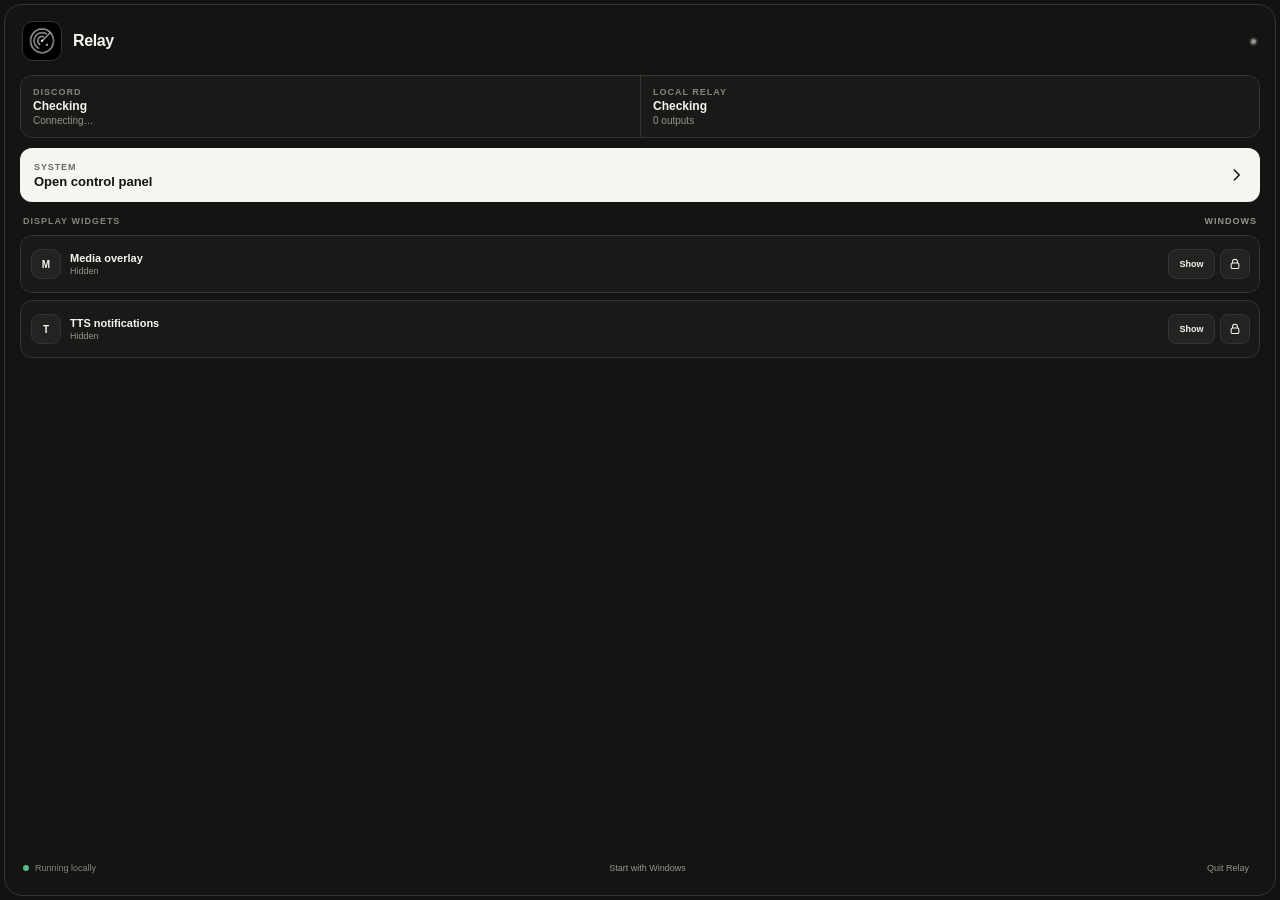
<file: gui/tray.html>
<!doctype html>
<html lang="en">
  <head>
    <meta charset="utf-8">
    <meta name="viewport" content="width=device-width, initial-scale=1">
    <title>Relay</title>
    <link rel="stylesheet" href="tray.css">
  </head>
  <body>
    <main class="tray-panel">
      <header class="tray-header">
        <img class="tray-logo" src="assets/relay-radar.png" alt="">
        <div class="tray-brand">
          <strong>Relay</strong>
        </div>
        <span id="relay-indicator" class="relay-indicator" aria-label="Relay status" data-i18n-aria="relayStatus"></span>
      </header>

      <section class="status-rack" aria-label="Connection status" data-i18n-aria="connectionStatus">
        <div class="status-cell">
          <span class="status-label" data-i18n="discord">Discord</span>
          <strong id="discord-status" data-i18n="checking">Checking</strong>
          <small id="discord-detail" data-i18n="connecting">Connecting…</small>
        </div>
        <div class="status-cell">
          <span class="status-label" data-i18n="localRelay">Local relay</span>
          <strong id="server-status" data-i18n="checking">Checking</strong>
          <small id="server-detail" data-i18n="zeroOutputs">0 outputs</small>
        </div>
      </section>

      <button id="open-panel" class="primary-action" type="button">
        <span>
          <small data-i18n="system">System</small>
          <strong data-i18n="openPanel">Open control panel</strong>
        </span>
        <svg viewBox="0 0 20 20" aria-hidden="true">
          <path d="M7 4.5 12.5 10 7 15.5"></path>
        </svg>
      </button>

      <section class="widget-section">
        <div class="section-label">
          <span data-i18n="displayWidgets">Display widgets</span>
          <small>Windows</small>
        </div>

        <article class="widget-row">
          <div class="widget-copy">
            <span class="widget-icon" aria-hidden="true">M</span>
            <span>
              <strong data-i18n="mediaOverlay">Media overlay</strong>
              <small id="media-widget-state">Hidden</small>
            </span>
          </div>
          <div class="widget-actions">
            <button id="toggle-media-widget" class="chip" type="button">Show</button>
            <button id="lock-media-widget" class="icon-button" type="button" aria-label="Lock media widget">
              <svg viewBox="0 0 20 20" aria-hidden="true">
                <path class="lock-shackle" d="M6.5 9V6.8a3.5 3.5 0 0 1 7 0V9"></path>
                <rect x="4.5" y="8.5" width="11" height="8" rx="2"></rect>
              </svg>
            </button>
          </div>
        </article>

        <article class="widget-row">
          <div class="widget-copy">
            <span class="widget-icon widget-icon--signal" aria-hidden="true">T</span>
            <span>
              <strong data-i18n="ttsNotifications">TTS notifications</strong>
              <small id="notification-widget-state">Hidden</small>
            </span>
          </div>
          <div class="widget-actions">
            <button id="toggle-notification-widget" class="chip" type="button">Show</button>
            <button id="lock-notification-widget" class="icon-button" type="button" aria-label="Lock notification widget">
              <svg viewBox="0 0 20 20" aria-hidden="true">
                <path class="lock-shackle" d="M6.5 9V6.8a3.5 3.5 0 0 1 7 0V9"></path>
                <rect x="4.5" y="8.5" width="11" height="8" rx="2"></rect>
              </svg>
            </button>
          </div>
        </article>
      </section>

      <footer class="tray-footer">
        <span><i aria-hidden="true"></i> <span data-i18n="runningLocally">Running locally</span></span>
        <button id="toggle-startup" type="button" aria-pressed="false" data-i18n="startWithWindows">Start with Windows</button>
        <button id="quit" type="button" data-i18n="quitRelay">Quit Relay</button>
      </footer>
    </main>
    <script src="tray.js" defer></script>
  </body>
</html>
</file>
<file: gui/panel.css>
@font-face {
  font-family: "Relay Bricolage Grotesque";
  font-style: normal;
  font-weight: 400;
  font-display: swap;
  src: url("./assets/fonts/BricolageGrotesque.woff2") format("woff2");
}

@font-face {
  font-family: "Relay DM Sans";
  font-style: normal;
  font-weight: 400;
  font-display: swap;
  src: url("./assets/fonts/DMSans.woff2") format("woff2");
}

@font-face {
  font-family: "Relay Figtree";
  font-style: normal;
  font-weight: 400;
  font-display: swap;
  src: url("./assets/fonts/Figtree.woff2") format("woff2");
}

@font-face {
  font-family: "Relay Inter";
  font-style: normal;
  font-weight: 400;
  font-display: swap;
  src: url("./assets/fonts/Inter.woff2") format("woff2");
}

@font-face {
  font-family: "Relay JetBrains Mono";
  font-style: normal;
  font-weight: 400;
  font-display: swap;
  src: url("./assets/fonts/JetBrainsMono.woff2") format("woff2");
}

@font-face {
  font-family: "Relay Manrope";
  font-style: normal;
  font-weight: 400;
  font-display: swap;
  src: url("./assets/fonts/Manrope.woff2") format("woff2");
}

@font-face {
  font-family: "Relay Poppins";
  font-style: normal;
  font-weight: 400;
  font-display: swap;
  src: url("./assets/fonts/Poppins.woff2") format("woff2");
}

@font-face {
  font-family: "Relay Space Grotesk";
  font-style: normal;
  font-weight: 400;
  font-display: swap;
  src: url("./assets/fonts/SpaceGrotesk.woff2") format("woff2");
}

:root {
  color-scheme: light;
  --canvas: #f4f4f1;
  --surface: #ffffff;
  --surface-subtle: #eeeeea;
  --ink: #111110;
  --muted: #6d6d67;
  --faint: #92928b;
  --line: #deded8;
  --line-strong: #c7c7bf;
  --inverse: #111110;
  --inverse-ink: #ffffff;
  --success: #16804d;
  --danger: #c43c36;
  --focus: #807f79;
  --accent: rgb(88 185 137);
  --accent-ink: #07130d;
  --titlebar-bg: var(--canvas);
  --titlebar-ink: var(--ink);
  --titlebar-border: var(--line);
  --sidebar-width: 208px;
  font-family: Bahnschrift, "Segoe UI Variable Text", sans-serif;
  background: var(--canvas);
}

:root[data-theme="dark"] {
  color-scheme: dark;
  --canvas: #000000;
  --surface: #080808;
  --surface-subtle: #111111;
  --ink: #f5f5f1;
  --muted: #a2a29a;
  --faint: #73736d;
  --line: #242422;
  --line-strong: #3d3d39;
  --inverse: #f5f5f1;
  --inverse-ink: #111110;
  --success: #58b989;
  --danger: #ed7069;
  --focus: #a9a8a0;
}

* {
  box-sizing: border-box;
}

.icon-sprite {
  position: absolute;
  width: 0;
  height: 0;
  overflow: hidden;
}

html,
body {
  min-width: 820px;
  height: 100%;
  margin: 0;
  overflow: hidden;
}

body {
  color: var(--ink);
  background: var(--canvas);
  font-size: 14px;
  user-select: none;
  -webkit-user-select: none;
}

input,
textarea,
[contenteditable="true"] {
  user-select: text;
  -webkit-user-select: text;
}

button,
input,
select {
  font: inherit;
}

button {
  color: inherit;
}

button,
select,
input[type="range"] {
  cursor: pointer;
}

button:focus-visible,
input:focus-visible,
select:focus-visible {
  outline: 2px solid var(--focus);
  outline-offset: 2px;
}

[hidden] {
  display: none !important;
}

.app-shell {
  display: grid;
  grid-template-columns: var(--sidebar-width) minmax(0, 1fr);
  grid-template-rows: minmax(0, 1fr);
  height: 100vh;
  overflow: hidden;
}

@media (prefers-reduced-motion: no-preference) {
  :root[data-sidebar-behavior="dynamic"] .app-shell {
    transition: grid-template-columns 180ms ease;
  }
}

.sidebar {
  display: flex;
  flex-direction: column;
  min-height: 0;
  padding: 20px 14px 16px;
  border-right: 1px solid var(--line);
  background: var(--surface);
}

:root[data-theme="dark"] .sidebar {
  background: var(--canvas);
}

.brand {
  display: flex;
  align-items: center;
  gap: 11px;
  padding: 2px 8px 26px;
}

.brand__logo {
  width: 42px;
  height: 42px;
  border-radius: 11px;
  object-fit: cover;
  box-shadow: 0 0 0 1px rgb(127 127 127 / 18%);
}

.brand__copy {
  display: grid;
  gap: 1px;
  min-width: 0;
}

.brand__copy strong {
  font-size: 16px;
  font-weight: 600;
  letter-spacing: -0.025em;
}

.brand__copy span {
  color: var(--muted);
  font-size: 11px;
  letter-spacing: 0.02em;
}

.navigation {
  display: grid;
  min-height: 0;
  overflow-x: hidden;
  overflow-y: auto;
  gap: 2px;
}

.navigation__item {
  position: relative;
  display: grid;
  grid-template-columns: 26px 18px minmax(0, 1fr);
  align-items: center;
  gap: 8px;
  width: 100%;
  min-height: 42px;
  padding: 0 10px;
  border: 0;
  border-radius: 9px;
  color: var(--muted);
  background: transparent;
  text-align: left;
  transition: color 140ms ease, background 140ms ease;
}

.navigation__item:hover {
  color: var(--ink);
  background: var(--surface-subtle);
}

.navigation__item.is-active {
  color: var(--ink);
  background: var(--surface-subtle);
  font-weight: 600;
}

.navigation__item.is-active::before {
  position: absolute;
  top: 11px;
  bottom: 11px;
  left: -14px;
  width: 3px;
  border-radius: 999px;
  background: var(--accent);
  content: "";
}

.navigation__index {
  color: var(--faint);
  font-size: 9px;
  font-variant-numeric: tabular-nums;
  letter-spacing: 0.08em;
}

.navigation__icon {
  width: 18px;
  height: 18px;
  fill: none;
  stroke: currentColor;
  stroke-linecap: round;
  stroke-linejoin: round;
  stroke-width: 1.7;
}

.navigation__label {
  min-width: 0;
  overflow: hidden;
  text-overflow: ellipsis;
  white-space: nowrap;
}

.sidebar__footer {
  display: grid;
  gap: 4px;
  margin-top: auto;
}

.sidebar-language-picker {
  position: relative;
}

.sidebar-language-picker .sidebar-language-picker__options {
  top: auto;
  bottom: calc(100% + 6px);
  width: max(220px, 100%);
}

.utility-button {
  display: flex;
  align-items: center;
  justify-content: space-between;
  min-height: 36px;
  padding: 0 10px;
  border: 0;
  border-radius: 8px;
  color: var(--muted);
  background: transparent;
  font-size: 12px;
}

.utility-button:hover {
  color: var(--ink);
  background: var(--surface-subtle);
}

.utility-button[aria-expanded="true"] {
  color: var(--ink);
  background: var(--surface-subtle);
}

.utility-button__icon {
  display: none;
  width: 17px;
  height: 17px;
  fill: none;
  stroke: currentColor;
  stroke-linecap: round;
  stroke-linejoin: round;
  stroke-width: 1.7;
}

.utility-button strong {
  color: var(--ink);
  font-size: 10px;
  font-weight: 600;
  letter-spacing: 0.08em;
  text-transform: uppercase;
}

.utility-button__value {
  display: flex;
  align-items: center;
  gap: 7px;
}

:root:not([data-sidebar-layout="compact"]) #language-toggle {
  justify-content: flex-start;
  gap: 12px;
}

.flag-icon {
  display: block;
  width: 20px;
  height: 14px;
  flex: 0 0 auto;
  border-radius: 2px;
  object-fit: cover;
  box-shadow: 0 0 0 1px rgb(127 127 127 / 28%);
}

.update-control {
  position: relative;
  margin-top: 6px;
}

.version {
  color: var(--faint);
  font-size: 10px;
}

.version--button {
  display: flex;
  width: 100%;
  min-height: 34px;
  align-items: center;
  gap: 7px;
  padding: 0 10px;
  border: 0;
  border-radius: 8px;
  background: transparent;
  text-align: left;
}

.version--button:hover,
.version--button[aria-expanded="true"] {
  color: var(--ink);
  background: var(--surface-subtle);
}

.update-available-dot {
  width: 6px;
  height: 6px;
  border-radius: 50%;
  background: var(--accent);
}

.update-check__icon {
  width: 14px;
  height: 14px;
  margin-left: auto;
  fill: none;
  stroke: currentColor;
  stroke-linecap: round;
  stroke-linejoin: round;
  stroke-width: 1.8;
}

.version--button.is-checking .update-check__icon {
  animation: update-spin 800ms linear infinite;
}

.update-menu {
  position: absolute;
  z-index: 20;
  bottom: calc(100% + 8px);
  left: 0;
  width: 264px;
  padding: 13px;
  border: 1px solid var(--line-strong);
  border-radius: 12px;
  background: var(--surface);
  box-shadow: 0 14px 34px rgb(0 0 0 / 16%);
}

.update-menu__header {
  display: flex;
  align-items: center;
  justify-content: space-between;
  gap: 12px;
}

.update-menu__header strong {
  font-size: 12px;
  font-weight: 600;
}

.update-menu__close {
  width: 28px;
  height: 28px;
  padding: 0;
  border: 0;
  border-radius: 7px;
  color: var(--muted);
  background: transparent;
  font-size: 18px;
  line-height: 1;
}

.update-menu__close:hover {
  color: var(--ink);
  background: var(--surface-subtle);
}

.update-menu p {
  margin: 9px 0 12px;
  color: var(--muted);
  font-size: 11px;
  line-height: 1.45;
}

.update-menu__actions {
  display: grid;
  gap: 7px;
}

.update-menu__actions .button {
  width: 100%;
  min-height: 34px;
  padding: 7px 10px;
  font-size: 11px;
}

@keyframes update-spin {
  to {
    transform: rotate(360deg);
  }
}

.workspace {
  display: grid;
  grid-template-rows: auto minmax(0, 1fr);
  min-width: 0;
  min-height: 0;
  height: 100%;
  overflow: hidden;
}

.topbar {
  z-index: 4;
  display: flex;
  align-items: center;
  justify-content: space-between;
  min-height: 76px;
  gap: 24px;
  padding: 14px 26px;
  border-bottom: 1px solid var(--line);
  background: var(--canvas);
}

@media (max-width: 1250px) {
  .topbar:has(.now-playing:not([hidden])) {
    flex-wrap: wrap;
    row-gap: 10px;
  }

  .topbar:has(.now-playing:not([hidden])) .now-playing {
    flex: 1 1 300px;
    width: auto;
    min-width: 260px;
  }
}

.topbar__start,
.navigation-history {
  display: flex;
  align-items: center;
}

.topbar__start {
  min-width: 0;
  gap: 12px;
}

.navigation-history {
  flex: 0 0 auto;
  gap: 2px;
}

.navigation-history__button {
  display: grid;
  width: 30px;
  height: 30px;
  place-items: center;
  padding: 0;
  border: 1px solid transparent;
  border-radius: 8px;
  color: var(--muted);
  background: transparent;
}

.navigation-history__button:hover:not(:disabled) {
  border-color: var(--line);
  color: var(--ink);
  background: var(--surface-subtle);
}

.navigation-history__button:disabled {
  opacity: 0.3;
  cursor: default;
}

.navigation-history__button svg {
  width: 17px;
  height: 17px;
  fill: none;
  stroke: currentcolor;
  stroke-linecap: round;
  stroke-linejoin: round;
  stroke-width: 1.8;
}

.topbar__heading {
  flex: 0 0 auto;
}

.settings-search {
  position: relative;
  display: flex;
  flex: 1 1 300px;
  width: min(330px, 28vw);
  min-width: 170px;
  max-width: 330px;
  align-items: center;
}

.settings-search__icon {
  position: absolute;
  left: 11px;
  width: 15px;
  height: 15px;
  fill: none;
  stroke: var(--muted);
  stroke-linecap: round;
  stroke-width: 1.7;
  pointer-events: none;
}

.settings-search input {
  width: 100%;
  height: 38px;
  padding: 0 36px 0 34px;
  border: 1px solid var(--line);
  border-radius: 10px;
  color: var(--ink);
  background: var(--surface);
  outline: none;
}

.settings-search input::placeholder {
  color: var(--faint);
}

.settings-search input:focus {
  border-color: color-mix(in srgb, var(--accent) 62%, var(--line-strong));
  box-shadow: 0 0 0 3px color-mix(in srgb, var(--accent) 16%, transparent);
}

.settings-search__clear {
  position: absolute;
  right: 6px;
  display: grid;
  width: 27px;
  height: 27px;
  place-items: center;
  padding: 0;
  border: 0;
  border-radius: 7px;
  color: var(--muted);
  background: transparent;
}

.settings-search__clear:hover {
  color: var(--ink);
  background: var(--surface-subtle);
}

.settings-search__clear svg {
  width: 14px;
  height: 14px;
  fill: none;
  stroke: currentcolor;
  stroke-linecap: round;
  stroke-width: 1.8;
}

.settings-search__results {
  position: absolute;
  z-index: 30;
  top: calc(100% + 8px);
  left: 0;
  width: max(100%, 320px);
  max-height: min(420px, calc(100vh - 110px));
  padding: 6px;
  border: 1px solid var(--line-strong);
  border-radius: 12px;
  background: var(--surface);
  box-shadow: 0 18px 42px rgb(0 0 0 / 18%);
  overflow: auto;
}

.settings-search__result {
  display: grid;
  width: 100%;
  gap: 3px;
  padding: 9px 10px;
  border: 0;
  border-radius: 8px;
  color: var(--ink);
  background: transparent;
  text-align: left;
}

.settings-search__result:hover,
.settings-search__result:focus-visible {
  background: var(--surface-subtle);
}

.settings-search__result strong {
  overflow: hidden;
  font-size: 11px;
  font-weight: 600;
  text-overflow: ellipsis;
  white-space: nowrap;
}

.settings-search__result small,
.settings-search__empty {
  color: var(--muted);
  font-size: 9px;
}

.settings-search__empty {
  margin: 0;
  padding: 12px 10px;
}

.settings-search-target {
  animation: settings-search-target 1.25s ease-out;
}

@keyframes settings-search-target {
  0%, 38% {
    border-radius: 5px;
    outline: 3px solid color-mix(in srgb, var(--accent) 42%, transparent);
    outline-offset: 4px;
  }
}

.now-playing {
  display: grid;
  grid-template-columns: 42px minmax(90px, 1fr) auto;
  width: min(380px, 40vw);
  min-width: 270px;
  min-height: 52px;
  align-items: center;
  gap: 10px;
  padding: 5px 8px 5px 5px;
  border: 1px solid #292929;
  border-radius: 14px;
  color: #fff;
  background: #0a0a0a;
  box-shadow: 0 8px 24px rgb(0 0 0 / 14%);
}

.now-playing__artwork {
  width: 42px;
  height: 42px;
  border-radius: 10px;
  object-fit: cover;
  background: #171717;
}

.now-playing__copy {
  display: grid;
  min-width: 0;
  gap: 1px;
}

.now-playing__eyebrow {
  color: rgb(255 255 255 / 48%);
  font-size: 8px;
  font-weight: 700;
  letter-spacing: 0.14em;
  text-transform: uppercase;
}

.now-playing__copy strong,
.now-playing__artist {
  overflow: hidden;
  text-overflow: ellipsis;
  white-space: nowrap;
}

.now-playing__copy strong {
  font-size: 12px;
  font-weight: 650;
}

.now-playing__artist {
  color: rgb(255 255 255 / 58%);
  font-size: 9px;
}

.now-playing__controls {
  display: flex;
  align-items: center;
  gap: 3px;
}

.now-playing__button {
  display: grid;
  width: 28px;
  height: 28px;
  place-items: center;
  padding: 0;
  border: 0;
  border-radius: 50%;
  color: rgb(255 255 255 / 72%);
  background: transparent;
}

.now-playing__button:hover:not(:disabled) {
  color: #fff;
  background: rgb(255 255 255 / 10%);
}

.now-playing__button--primary {
  color: #080808;
  background: #fff;
}

.now-playing__button--primary:hover:not(:disabled) {
  color: #080808;
  background: var(--accent);
}

.now-playing__button:disabled {
  opacity: 0.3;
  cursor: default;
}

.now-playing__button svg {
  width: 15px;
  height: 15px;
  fill: currentcolor;
}

.kicker {
  margin: 0 0 4px;
  color: var(--muted);
  font-size: 10px;
  font-weight: 600;
  letter-spacing: 0.13em;
  text-transform: uppercase;
}

h1,
h2,
h3,
p {
  margin-top: 0;
}

h1 {
  margin-bottom: 0;
  font-size: 19px;
  font-weight: 600;
  letter-spacing: -0.03em;
}

h2 {
  max-width: 720px;
  margin-bottom: 14px;
  font-size: clamp(34px, 5vw, 56px);
  font-weight: 500;
  line-height: 1.04;
  letter-spacing: -0.055em;
  text-wrap: balance;
}

h3 {
  margin-bottom: 0;
  font-size: 18px;
  font-weight: 550;
  letter-spacing: -0.03em;
}

.status-strip,
.status {
  display: flex;
  align-items: center;
}

.status-strip {
  gap: 7px;
  justify-content: flex-end;
}

.status {
  min-height: 30px;
  gap: 7px;
  padding: 5px 9px;
  border: 1px solid var(--line);
  border-radius: 999px;
  color: var(--muted);
  background: var(--surface);
  font-size: 11px;
  white-space: nowrap;
}

.status__light {
  width: 6px;
  height: 6px;
  border-radius: 50%;
  background: var(--danger);
}

.status.is-online {
  color: var(--ink);
}

.status.is-online .status__light {
  background: var(--success);
  box-shadow: 0 0 0 3px color-mix(in oklch, var(--success) 18%, transparent);
}

.status__avatar {
  width: 17px;
  height: 17px;
  border-radius: 50%;
}

#client-count {
  color: var(--ink);
  font-variant-numeric: tabular-nums;
  font-weight: 700;
}

.pages {
  min-height: 0;
  min-width: 0;
  overflow-x: hidden;
  overflow-y: auto;
  scrollbar-color: var(--line-strong) transparent;
  scrollbar-width: thin;
}

.page {
  width: min(1120px, 100%);
  min-height: 100%;
  margin: 0 auto;
  padding: 42px 38px 54px;
  animation: page-in 280ms cubic-bezier(0.22, 1, 0.36, 1) both;
}

@keyframes page-in {
  from {
    opacity: 0;
    transform: translateY(6px);
  }
}

.page-intro {
  max-width: 800px;
  margin-bottom: 38px;
}

.page-intro--compact {
  margin-bottom: 28px;
}

.page-intro > p:last-child {
  max-width: 620px;
  margin-bottom: 0;
  color: var(--muted);
  font-size: 15px;
  line-height: 1.6;
  text-wrap: pretty;
}

.split-layout {
  display: grid;
  grid-template-columns: repeat(2, minmax(0, 1fr));
  overflow: hidden;
  border: 1px solid var(--line);
  border-radius: 18px;
  background: var(--surface);
}

.split-layout .panel-section + .panel-section {
  border-left: 1px solid var(--line);
}

.panel-section {
  min-width: 0;
  padding: 24px;
  background: var(--surface);
}

.panel-section--wide {
  overflow: hidden;
  border: 1px solid var(--line);
  border-radius: 18px;
}

.section-heading {
  display: flex;
  align-items: flex-start;
  justify-content: space-between;
  min-height: 40px;
  gap: 16px;
  margin-bottom: 18px;
}

.section-heading > div {
  display: flex;
  align-items: baseline;
  gap: 12px;
}

.section-number {
  color: var(--faint);
  font-size: 10px;
  font-variant-numeric: tabular-nums;
  letter-spacing: 0.1em;
}

.section-copy,
.fine-print,
.empty-state {
  color: var(--muted);
  font-size: 12px;
  line-height: 1.55;
  text-wrap: pretty;
}

.section-copy {
  min-height: 38px;
  margin-bottom: 20px;
}

.fine-print {
  margin: 16px 0 0;
}

.save-state {
  min-height: 16px;
  color: var(--success);
  font-size: 11px;
  text-align: right;
}

.section-actions {
  display: flex;
  align-items: center;
  gap: 10px;
}

.form-grid {
  display: grid;
  grid-template-columns: repeat(2, minmax(0, 1fr));
  gap: 14px;
}

.settings-grid {
  display: grid;
  gap: 14px;
}

.settings-grid--two {
  grid-template-columns: repeat(2, minmax(0, 1fr));
}

.field {
  display: grid;
  gap: 7px;
  color: var(--muted);
  font-size: 11px;
}

.field--wide {
  grid-column: 1 / -1;
}

.field--full {
  grid-column: 1 / -1;
}

input,
select,
textarea {
  width: 100%;
  min-height: 40px;
  padding: 9px 11px;
  border: 1px solid var(--line);
  border-radius: 9px;
  outline: none;
  color: var(--ink);
  background: var(--canvas);
}

textarea {
  min-height: 110px;
  resize: vertical;
  font: inherit;
}

input:focus,
select:focus,
textarea:focus {
  border-color: var(--line-strong);
  background: var(--surface);
}

.button {
  min-height: 39px;
  padding: 8px 14px;
  border: 1px solid transparent;
  border-radius: 9px;
  font-size: 12px;
  font-weight: 600;
  transition: transform 130ms ease, background 130ms ease, border-color 130ms ease;
}

.button:hover {
  transform: translateY(-1px);
}

.button:active {
  transform: translateY(0);
}

.button--primary {
  color: var(--accent-ink);
  background: var(--accent);
}

.button--primary:hover {
  background: color-mix(in oklch, var(--accent) 84%, var(--canvas));
}

.personalization-card {
  display: grid;
  gap: 22px;
  max-width: 780px;
}

.design-picker {
  min-width: 0;
  margin: 0;
  border: 1px solid var(--line);
  border-radius: 12px;
  background: var(--surface);
}

.design-picker > summary {
  display: grid;
  grid-template-columns: minmax(0, 1fr) auto 16px;
  align-items: center;
  gap: 10px;
  padding: 13px 14px;
  color: var(--muted);
  cursor: pointer;
  font-size: 11px;
  list-style: none;
}

.design-picker > summary::-webkit-details-marker {
  display: none;
}

.design-picker > summary svg {
  width: 16px;
  fill: none;
  stroke: currentColor;
  stroke-linecap: round;
  stroke-linejoin: round;
  stroke-width: 1.8;
  transition: transform 140ms ease;
}

.design-picker[open] > summary svg {
  transform: rotate(180deg);
}

.design-picker > summary:focus-visible {
  outline: 2px solid var(--focus);
  outline-offset: -3px;
}

.design-picker__selection {
  color: var(--ink);
  font-weight: 650;
}

.design-picker__content {
  padding: 0 14px 14px;
  border-top: 1px solid var(--line);
}

.design-picker__grid {
  display: grid;
  grid-template-columns: repeat(3, minmax(0, 1fr));
  gap: 10px;
}

.design-choice {
  position: relative;
  display: grid;
  min-width: 0;
  gap: 12px;
  padding: 12px;
  border: 1px solid var(--line);
  border-radius: 12px;
  background: var(--surface);
  cursor: pointer;
  transition: border-color 140ms ease, box-shadow 140ms ease, transform 140ms ease;
}

.design-choice:hover {
  border-color: var(--line-strong);
  transform: translateY(-1px);
}

.design-choice:has(input:checked) {
  border-color: var(--ink);
  box-shadow: 0 0 0 1px var(--ink);
}

.design-choice:has(input:focus-visible) {
  outline: 2px solid var(--focus);
  outline-offset: 3px;
}

.design-choice input {
  position: absolute;
  width: 1px;
  height: 1px;
  opacity: 0;
}

.design-choice__preview {
  position: relative;
  display: block;
  height: 66px;
  overflow: hidden;
  border: 1px solid #c8c8c2;
  background: #f5f5f2;
}

.design-choice__preview i {
  position: absolute;
  display: block;
}

.design-choice--openai .design-choice__preview {
  border-radius: 8px;
}

.design-choice--openai .design-choice__preview i:first-child {
  inset: 0 auto 0 0;
  width: 25%;
  border-right: 1px solid #d5d5d0;
  background: #fff;
}

.design-choice--openai .design-choice__preview i:nth-child(2) {
  top: 17px;
  right: 12px;
  width: 55%;
  height: 5px;
  background: #111;
}

.design-choice--openai .design-choice__preview i:last-child {
  top: 31px;
  right: 12px;
  width: 38%;
  height: 20px;
  border: 1px solid #dadad4;
  border-radius: 5px;
  background: #fff;
}

.design-choice--anthropic .design-choice__preview {
  border-color: #b0aea5;
  border-radius: 3px;
  background: #faf9f5;
}

.design-choice--anthropic .design-choice__preview i:first-child {
  top: 13px;
  left: 13px;
  width: 34%;
  height: 30px;
  border-bottom: 2px solid #141413;
}

.design-choice--anthropic .design-choice__preview i:nth-child(2) {
  top: 13px;
  right: 12px;
  width: 28%;
  height: 28px;
  border-radius: 50% 50% 8px 50%;
  background: #d97757;
}

.design-choice--anthropic .design-choice__preview i:last-child {
  right: 12px;
  bottom: 9px;
  width: 54%;
  height: 2px;
  background: #788c5d;
}

.design-choice--neo-brutalism .design-choice__preview {
  border: 2px solid #15110f;
  background: #fff8e8;
  box-shadow: 4px 4px 0 #15110f;
}

.design-choice--neo-brutalism .design-choice__preview i:first-child {
  top: 8px;
  left: 8px;
  width: 58%;
  height: 18px;
  border: 2px solid #15110f;
  background: #ff7a66;
}

.design-choice--neo-brutalism .design-choice__preview i:nth-child(2) {
  right: 10px;
  bottom: 8px;
  width: 25px;
  height: 25px;
  border: 2px solid #15110f;
  border-radius: 50%;
  background: #ff4fb3;
}

.design-choice--neo-brutalism .design-choice__preview i:last-child {
  bottom: 9px;
  left: 9px;
  width: 42%;
  height: 12px;
  border: 2px solid #15110f;
  background: #ffc94c;
}

.design-choice--gridline .design-choice__preview {
  border-color: #9eb3bc;
  border-radius: 5px;
  background-color: #edf4f7;
  background-image: linear-gradient(#cad9df 1px, transparent 1px), linear-gradient(90deg, #cad9df 1px, transparent 1px);
  background-size: 12px 12px;
}

.design-choice--gridline .design-choice__preview i:first-child {
  inset: 10px auto 10px 10px;
  width: 22%;
  border-right: 1px solid #9eb3bc;
  background: rgb(255 255 255 / 72%);
}

.design-choice--gridline .design-choice__preview i:nth-child(2) {
  top: 16px;
  right: 12px;
  width: 49%;
  height: 5px;
  background: #18303a;
}

.design-choice--gridline .design-choice__preview i:last-child {
  right: 12px;
  bottom: 13px;
  width: 36%;
  height: 14px;
  border: 1px solid #18303a;
  background: var(--accent);
}

.design-choice--lumen .design-choice__preview {
  border-color: #34495f;
  border-radius: 14px;
  background: radial-gradient(circle at 75% 22%, color-mix(in srgb, var(--accent) 62%, transparent), transparent 34%), #101a29;
}

.design-choice--lumen .design-choice__preview i:first-child {
  inset: 12px auto 12px 12px;
  width: 30%;
  border: 1px solid rgb(222 235 249 / 42%);
  border-radius: 8px;
  background: rgb(255 255 255 / 10%);
  box-shadow: 0 8px 18px rgb(0 0 0 / 22%);
}

.design-choice--lumen .design-choice__preview i:nth-child(2) {
  top: 17px;
  right: 13px;
  width: 44%;
  height: 6px;
  border-radius: 999px;
  background: #edf7ff;
}

.design-choice--lumen .design-choice__preview i:last-child {
  right: 13px;
  bottom: 13px;
  width: 27%;
  height: 15px;
  border-radius: 999px;
  background: var(--accent);
  box-shadow: 0 5px 16px color-mix(in srgb, var(--accent) 55%, transparent);
}

.design-choice__copy {
  display: grid;
  gap: 4px;
}

.design-choice__copy strong {
  font-size: 12px;
  font-weight: 650;
}

.design-choice__copy small {
  min-height: 30px;
  color: var(--muted);
  font-size: 9px;
  line-height: 1.45;
}

.personalization-grid,
.rgb-controls {
  display: grid;
  grid-template-columns: repeat(2, minmax(0, 1fr));
  gap: 14px;
}

.personalization-fieldset {
  margin: 0;
  padding: 16px;
  border: 1px solid var(--line);
  border-radius: 12px;
}

.personalization-fieldset legend {
  padding: 0 7px;
  color: var(--muted);
  font-size: 11px;
}

.rgb-controls {
  grid-template-columns: repeat(3, minmax(90px, 1fr)) 54px;
  align-items: end;
}

.rgb-controls label {
  display: grid;
  gap: 7px;
  color: var(--muted);
  font-size: 11px;
}

.accent-preview {
  width: 44px;
  height: 39px;
  padding: 0;
  border: 1px solid var(--line-strong);
  border-radius: 9px;
  background: var(--accent);
  overflow: hidden;
  cursor: pointer;
}

.accent-preview::-webkit-color-swatch-wrapper {
  padding: 0;
}

.accent-preview::-webkit-color-swatch {
  border: 0;
  border-radius: 8px;
}

.font-scale-control input {
  width: 100%;
  accent-color: var(--accent);
}

.personalization-preview {
  display: grid;
  justify-items: start;
  gap: 9px;
  padding: 22px;
  border: 1px solid color-mix(in srgb, var(--accent) 45%, var(--line));
  border-radius: 14px;
  background: color-mix(in srgb, var(--accent) 7%, var(--surface));
}

.personalization-preview strong {
  font-size: 20px;
}

.personalization-preview p {
  margin: 0;
  color: var(--muted);
}

.button--quiet {
  border-color: var(--line);
  color: var(--ink);
  background: var(--surface);
}

.button--quiet:hover {
  border-color: var(--line-strong);
  background: var(--surface-subtle);
}

.text-button {
  margin-top: 12px;
  padding: 0;
  border: 0;
  color: var(--muted);
  background: transparent;
  font-size: 11px;
  text-decoration: underline;
  text-decoration-color: var(--line-strong);
  text-underline-offset: 3px;
}

.text-button:hover {
  color: var(--ink);
}

.invite-row {
  margin-top: 16px;
}

.url-field {
  display: grid;
  grid-template-columns: minmax(0, 1fr) auto;
  gap: 8px;
}

.url-field input {
  font-family: Consolas, monospace;
  font-size: 11px;
}

.source-field {
  display: grid;
  gap: 7px;
  margin-top: 14px;
  color: var(--muted);
  font-size: 11px;
}

.font-family-field {
  grid-column: 1 / -1;
}

.font-family-field small {
  color: var(--faint);
  font-size: 9px;
  line-height: 1.45;
}

.language-picker {
  position: relative;
  color: var(--ink);
}

.language-picker__button,
.language-picker__option {
  display: grid;
  width: 100%;
  align-items: center;
  color: var(--ink);
  text-align: left;
}

.language-picker__button {
  grid-template-columns: auto minmax(0, 1fr) auto;
  min-height: 40px;
  gap: 10px;
  padding: 8px 11px;
  border: 1px solid var(--line);
  border-radius: 9px;
  background: var(--canvas);
}

.language-picker__button:hover,
.language-picker__button[aria-expanded="true"] {
  border-color: var(--line-strong);
  background: var(--surface);
}

.language-picker__button > span {
  overflow: hidden;
  text-overflow: ellipsis;
  white-space: nowrap;
}

.language-picker__button > svg {
  width: 15px;
  height: 15px;
  fill: none;
  stroke: currentcolor;
  stroke-linecap: round;
  stroke-linejoin: round;
  stroke-width: 1.8;
  transition: transform 140ms ease;
}

.language-picker__button[aria-expanded="true"] > svg {
  transform: rotate(180deg);
}

.language-picker__options {
  position: absolute;
  z-index: 24;
  top: calc(100% + 6px);
  left: 0;
  width: 100%;
  max-height: 310px;
  padding: 6px;
  border: 1px solid var(--line-strong);
  border-radius: 10px;
  background: var(--surface);
  box-shadow: 0 16px 38px rgb(0 0 0 / 18%);
  overflow: auto;
}

.language-picker__option {
  grid-template-columns: auto minmax(0, 1fr) 16px;
  min-height: 37px;
  gap: 10px;
  padding: 7px 8px;
  border: 0;
  border-radius: 7px;
  background: transparent;
  font-size: 11px;
}

.language-picker__option:hover,
.language-picker__option:focus-visible,
.language-picker__option[aria-selected="true"] {
  background: var(--surface-subtle);
}

.language-picker__option i {
  color: var(--accent);
  font-size: 13px;
  font-style: normal;
  opacity: 0;
}

.language-picker__option[aria-selected="true"] i {
  opacity: 1;
}

.transport {
  display: flex;
  align-items: center;
  justify-content: space-between;
  gap: 20px;
  margin-bottom: 18px;
  padding: 18px;
  border-radius: 18px;
  color: #fff;
  background: #050505;
}

.transport__identity {
  display: flex;
  align-items: center;
  min-width: 0;
  gap: 14px;
}

.transport__identity img {
  width: 54px;
  height: 54px;
  border: 1px solid #272727;
  border-radius: 14px;
}

.transport__identity div {
  display: grid;
  min-width: 0;
  gap: 3px;
}

.transport__label {
  color: rgb(255 255 255 / 54%);
  font-size: 9px;
  font-weight: 650;
  letter-spacing: 0.14em;
  text-transform: uppercase;
}

.transport__identity strong {
  overflow: hidden;
  font-size: 15px;
  font-weight: 550;
  text-overflow: ellipsis;
  white-space: nowrap;
}

.button--skip {
  display: flex;
  align-items: center;
  gap: 16px;
  min-height: 44px;
  padding-inline: 16px 8px;
  border-color: #393939;
  color: #fff;
  background: #181818;
}

kbd {
  padding: 6px 8px;
  border: 1px solid #3c3c3c;
  border-radius: 6px;
  color: rgb(255 255 255 / 66%);
  background: #0c0c0c;
  font: 10px Consolas, monospace;
}

.settings-list {
  display: grid;
}

.custom-commands-section {
  margin-top: 30px;
}

.custom-commands-heading {
  align-items: center;
}

.custom-commands-heading .section-actions {
  flex-wrap: wrap;
  justify-content: flex-end;
}

.custom-command-count {
  color: var(--muted);
  font: 11px Consolas, "SFMono-Regular", monospace;
  font-variant-numeric: tabular-nums;
}

.custom-command-list {
  display: grid;
  gap: 10px;
  margin: 0;
  padding: 0;
  list-style: none;
}

.custom-command-card {
  display: grid;
  grid-template-columns: minmax(0, 1fr) auto;
  align-items: center;
  gap: 18px;
  padding: 16px;
  border: 1px solid var(--line);
  border-radius: 12px;
  background: var(--surface-subtle);
}

.custom-command-card__identity {
  display: grid;
  min-width: 0;
  gap: 5px;
}

.custom-command-card__identity > span,
.custom-command-card__actions {
  display: flex;
  align-items: center;
  gap: 8px;
}

.custom-command-card__identity small {
  overflow: hidden;
  color: var(--muted);
  font-size: 11px;
  text-overflow: ellipsis;
  white-space: nowrap;
}

.custom-command-card__badge {
  padding: 3px 7px;
  border: 1px solid var(--line);
  border-radius: 999px;
  color: var(--muted);
  font-size: 9px;
  font-weight: 650;
  letter-spacing: 0.06em;
  text-transform: uppercase;
}

.custom-command-card__badge[data-active="true"] {
  border-color: color-mix(in srgb, var(--success) 45%, var(--line));
  color: var(--success);
}

.custom-command-card__actions .button {
  min-height: 32px;
  padding: 5px 9px;
}

.custom-command-editor {
  display: grid;
  gap: 22px;
  margin-top: 20px;
  padding-top: 22px;
  border-top: 1px solid var(--line);
}

.custom-command-editor__heading {
  display: flex;
  align-items: flex-start;
  justify-content: space-between;
  gap: 16px;
}

.custom-command-editor__heading > div {
  display: grid;
  gap: 6px;
}

.custom-command-fieldset {
  display: grid;
  gap: 16px;
  min-width: 0;
  margin: 0;
  padding: 18px;
  border: 1px solid var(--line);
  border-radius: 12px;
}

.custom-command-fieldset legend,
.field-label {
  padding: 0 6px;
  color: var(--muted);
  font-size: 10px;
  font-weight: 650;
  letter-spacing: 0.08em;
  text-transform: uppercase;
}

.custom-check {
  display: flex;
  align-items: center;
  gap: 9px;
  color: var(--ink);
  font-size: 11px;
}

.custom-check input {
  flex: 0 0 auto;
  width: 16px;
  min-height: 16px;
  margin: 0;
  accent-color: var(--accent);
}

.custom-permission-grid {
  display: grid;
  grid-template-columns: repeat(3, minmax(0, 1fr));
  gap: 10px 18px;
}

.custom-access-grid textarea {
  min-height: 82px;
}

.custom-parameter {
  display: grid;
  grid-template-columns: minmax(0, 0.8fr) minmax(0, 1.2fr);
  gap: 10px;
}

.custom-parameter > strong {
  grid-column: 1 / -1;
  font-size: 11px;
  font-weight: 600;
}

.custom-command-sync-actions {
  margin-top: 22px;
  padding-top: 18px;
  border-top: 1px solid var(--line);
}

.custom-command-sync-actions .save-state {
  flex: 1;
  text-align: left;
}

.setting-row {
  display: flex;
  align-items: center;
  justify-content: space-between;
  min-height: 82px;
  gap: 30px;
  border-top: 1px solid var(--line);
}

.setting-row:first-child {
  border-top: 0;
}

.setting-row > span:first-child {
  display: grid;
  gap: 4px;
}

.setting-row strong {
  font-size: 13px;
  font-weight: 550;
}

.command-code {
  font-family: Consolas, "SFMono-Regular", monospace;
  letter-spacing: -0.02em;
}

.setting-row small,
.settings-actions p {
  color: var(--muted);
  font-size: 11px;
}

.settings-disclosure + .settings-disclosure {
  border-top: 1px solid var(--line);
}

.settings-disclosure summary {
  display: flex;
  align-items: center;
  justify-content: space-between;
  min-height: 62px;
  gap: 12px;
  cursor: pointer;
  list-style: none;
}

.settings-disclosure summary::-webkit-details-marker {
  display: none;
}

.settings-disclosure summary:hover {
  background: var(--surface-subtle);
}

.settings-disclosure summary:focus-visible {
  outline: 2px solid var(--focus);
  outline-offset: -3px;
}

.settings-disclosure summary > span {
  display: grid;
  gap: 4px;
}

.settings-disclosure summary strong {
  font-size: 13px;
  font-weight: 600;
}

.settings-disclosure summary small {
  color: var(--muted);
  font-size: 11px;
}

.settings-disclosure summary i {
  position: relative;
  flex-shrink: 0;
  width: 14px;
  height: 14px;
}

.settings-disclosure summary i::before,
.settings-disclosure summary i::after {
  position: absolute;
  top: 6px;
  left: 2px;
  width: 10px;
  height: 1px;
  background: var(--muted);
  content: "";
  transition: transform 160ms ease;
}

.settings-disclosure summary i::after {
  transform: rotate(90deg);
}

.settings-disclosure[open] summary i::after {
  transform: rotate(0);
}

.settings-disclosure__content {
  display: grid;
  padding-left: 16px;
  animation: disclosure-in 180ms ease both;
}

.settings-disclosure__content .setting-row:first-child {
  border-top: 1px solid var(--line);
}

.settings-disclosure__content .setting-row {
  min-height: 72px;
}

.field__unit {
  position: relative;
}

.field__unit--short {
  width: 92px;
}

.field__unit input {
  padding-right: 35px;
}

.field__unit small {
  position: absolute;
  top: 13px;
  right: 10px;
}

.volume-control {
  display: grid;
  grid-template-columns: 180px 44px;
  align-items: center;
  gap: 12px;
}

input[type="range"] {
  min-height: auto;
  padding: 0;
  border: 0;
  accent-color: var(--ink);
  background: transparent;
}

.volume-control output {
  color: var(--muted);
  font-size: 11px;
  font-variant-numeric: tabular-nums;
  text-align: right;
}

.switch {
  position: relative;
  display: block;
}

.switch input {
  position: absolute;
  width: 1px;
  height: 1px;
  opacity: 0;
}

.switch__track {
  position: relative;
  display: block;
  width: 38px;
  height: 22px;
  border: 1px solid var(--line-strong);
  border-radius: 999px;
  background: var(--surface-subtle);
}

.switch__track::after {
  position: absolute;
  top: 3px;
  left: 3px;
  width: 14px;
  height: 14px;
  border-radius: 50%;
  background: var(--muted);
  content: "";
  transition: transform 150ms ease, background 150ms ease;
}

.switch input:checked + .switch__track {
  background: var(--inverse);
}

.switch input:checked + .switch__track::after {
  background: var(--inverse-ink);
  transform: translateX(16px);
}

.settings-actions {
  display: flex;
  align-items: center;
  justify-content: space-between;
  gap: 20px;
  padding-top: 18px;
  border-top: 1px solid var(--line);
}

.settings-actions p {
  margin: 0;
}

.preview-section {
  overflow: hidden;
  margin-bottom: 18px;
  border: 1px solid var(--line);
  border-radius: 18px;
  background: var(--surface);
}

.preview-toolbar {
  display: flex;
  align-items: center;
  justify-content: space-between;
  min-height: 48px;
  padding: 0 18px;
  border-bottom: 1px solid var(--line);
  font-size: 12px;
  font-weight: 550;
}

.preview-badge {
  color: var(--muted);
  font-size: 9px;
  font-weight: 600;
  letter-spacing: 0.12em;
  text-transform: uppercase;
}

.preview-shell {
  position: relative;
  overflow: hidden;
  aspect-ratio: 16 / 7;
  background:
    linear-gradient(45deg, var(--surface-subtle) 25%, transparent 25%) 0 0 / 20px 20px,
    linear-gradient(45deg, transparent 75%, var(--surface-subtle) 75%) 0 0 / 20px 20px,
    linear-gradient(45deg, transparent 75%, var(--surface-subtle) 75%) -10px 10px / 20px 20px,
    linear-gradient(45deg, var(--surface-subtle) 25%, var(--canvas) 25%) -10px 10px / 20px 20px;
}

.preview-shell iframe {
  width: 100%;
  height: 100%;
  border: 0;
  background: transparent;
}

.output-readiness-section {
  margin-bottom: 18px;
}

.output-readiness-section .section-copy {
  min-height: 0;
}

.output-readiness-grid {
  display: grid;
  grid-template-columns: repeat(auto-fit, minmax(160px, 1fr));
  gap: 10px;
}

.output-readiness-card {
  display: grid;
  min-height: 132px;
  align-content: start;
  gap: 10px;
  padding: 14px;
  border: 1px solid var(--line);
  border-radius: 12px;
  background: var(--surface-subtle);
  transition: border-color 150ms ease, background 150ms ease;
}

.output-readiness-card.is-live {
  border-color: color-mix(in srgb, var(--success) 50%, var(--line));
  background: color-mix(in srgb, var(--success) 7%, var(--surface));
}

.output-readiness-card.is-preview-only {
  border-style: dashed;
}

.output-readiness-card__heading {
  display: grid;
  gap: 6px;
}

.output-readiness-card__heading strong {
  font-size: 12px;
  font-weight: 650;
}

.output-readiness-card__state,
.output-readiness-card__last {
  min-height: 15px;
  color: var(--muted);
  font-size: 10px;
  font-variant-numeric: tabular-nums;
  line-height: 1.4;
}

.output-readiness-card.is-live .output-readiness-card__state {
  color: var(--success);
}

.output-readiness-card__test {
  align-self: end;
  justify-self: start;
  margin-top: auto;
}

.output-readiness-card__test:disabled {
  opacity: 0.5;
  cursor: not-allowed;
}

.split-layout--overlay .panel-section {
  min-height: 230px;
}

.notification-output-grid {
  display: grid;
  grid-template-columns: repeat(2, minmax(0, 1fr));
  gap: 18px;
  margin-top: 18px;
}

.notification-output-card {
  position: relative;
  display: flex;
  min-height: 290px;
  flex-direction: column;
}

.notification-output-card::before {
  position: absolute;
  top: 24px;
  right: 24px;
  width: 7px;
  height: 7px;
  border-radius: 50%;
  background: var(--faint);
  content: "";
}

.notification-output-card[data-output="obs"]::before {
  background: #7aa8ff;
}

.notification-output-card[data-output="windows"]::before {
  background: var(--success);
}

.notification-output-card .section-heading {
  padding-right: 20px;
}

.notification-output-card .section-copy {
  min-height: 0;
}

.notification-output-url {
  margin-top: 0;
}

.notification-output-switch,
.notification-output-actions {
  display: flex;
  align-items: center;
  justify-content: space-between;
  gap: 18px;
  margin-top: auto;
  padding-top: 18px;
  border-top: 1px solid var(--line);
}

.notification-output-switch > span:first-child {
  display: grid;
  gap: 4px;
}

.notification-output-switch strong {
  font-size: 12px;
  font-weight: 600;
}

.notification-output-switch small {
  color: var(--muted);
  font-size: 10px;
}

.notification-output-copy {
  margin: 0 0 20px;
}

.output-geometry-section {
  margin-top: 18px;
}

.output-geometry-grid {
  display: grid;
  grid-template-columns: repeat(2, minmax(0, 1fr));
  gap: 14px;
}

.output-geometry-card {
  display: grid;
  min-width: 0;
  gap: 14px;
  padding: 16px;
  border: 1px solid var(--line);
  border-radius: 14px;
  background: var(--surface-subtle);
}

.output-geometry-card > summary,
.geometry-size-row,
.geometry-control {
  display: grid;
  align-items: center;
  gap: 8px;
}

.output-geometry-card > summary {
  grid-template-columns: minmax(0, 1fr) auto;
}

.output-geometry-card h4 {
  margin: 0;
  font-size: 13px;
}

/* Native disclosures keep forms mounted and remain keyboard accessible. */
.split-layout:has(> .panel-disclosure) {
  align-items: start;
  overflow: visible;
}

.panel-disclosure > summary,
.geometry-disclosure > summary {
  position: relative;
  padding-right: 26px;
  cursor: pointer;
  list-style: none;
}

.panel-disclosure > summary::-webkit-details-marker,
.geometry-disclosure > summary::-webkit-details-marker {
  display: none;
}

.panel-disclosure > summary::after,
.geometry-disclosure > summary::after {
  position: absolute;
  top: 1px;
  right: 0;
  color: var(--muted);
  font-size: 18px;
  content: "+";
}

.panel-disclosure[open] > summary::after,
.geometry-disclosure[open] > summary::after {
  content: "−";
}

.panel-disclosure:not([open]) > summary {
  min-height: 24px;
  margin-bottom: 0;
}

.panel-section.panel-disclosure:not([open]) {
  min-height: 0;
  align-self: start;
}

.geometry-disclosure {
  align-self: start;
}

.preview-section > summary {
  padding-right: 44px;
}

.preview-section > summary::after {
  top: 12px;
  right: 16px;
}

.panel-disclosure > summary:focus-visible,
.geometry-disclosure > summary:focus-visible {
  outline: 2px solid var(--accent);
  outline-offset: 5px;
  border-radius: 4px;
}

.geometry-preview {
  display: grid;
  gap: 6px;
  color: var(--muted);
  font-size: 9px;
  font-weight: 650;
  letter-spacing: 0.1em;
  text-transform: uppercase;
}

.geometry-preview iframe {
  width: 100%;
  height: 132px;
  border: 1px solid var(--line);
  border-radius: 10px;
  background:
    linear-gradient(45deg, var(--surface) 25%, transparent 25%) 0 0 / 16px 16px,
    linear-gradient(45deg, transparent 75%, var(--surface) 75%) 0 0 / 16px 16px,
    var(--canvas);
  color-scheme: normal;
}

.geometry-size-row {
  grid-template-columns: 1fr 1fr;
}

.geometry-size-row label {
  display: grid;
  gap: 5px;
  color: var(--muted);
  font-size: 10px;
}

.geometry-size-row input,
.geometry-control input[type="number"] {
  width: 100%;
  min-width: 0;
  box-sizing: border-box;
}

.geometry-ratio {
  justify-content: space-between;
}

.geometry-controls {
  display: grid;
  gap: 10px;
}

.geometry-control {
  grid-template-columns: minmax(86px, 0.8fr) minmax(100px, 1fr) 64px;
  color: var(--muted);
  font-size: 10px;
}

.geometry-control input[type="range"] {
  width: 100%;
  accent-color: var(--accent);
}

.inline-switch {
  display: flex;
  align-items: center;
  gap: 12px;
  color: var(--muted);
  font-size: 11px;
}

.button-row {
  display: grid;
  grid-template-columns: 1fr 1fr;
  gap: 8px;
}

.history-header {
  display: flex;
  align-items: flex-end;
  justify-content: space-between;
  gap: 28px;
  margin-bottom: 26px;
}

.moderation-settings {
  margin-bottom: 28px;
}

.moderation-settings .settings-list {
  gap: 12px;
}

.moderation-disclosure {
  overflow: hidden;
  border: 1px solid var(--line);
  border-radius: 12px;
  background: var(--surface);
}

.moderation-disclosure + .moderation-disclosure {
  border-top: 1px solid var(--line);
}

.moderation-disclosure summary {
  display: grid;
  grid-template-columns: 38px minmax(0, 1fr) 18px;
  min-height: 78px;
  padding: 12px 18px;
}

.moderation-disclosure__number {
  color: var(--faint);
  font-size: 10px;
  font-variant-numeric: tabular-nums;
  letter-spacing: 0.1em;
}

.moderation-disclosure summary .moderation-disclosure__summary {
  min-width: 0;
}

.moderation-disclosure__summary strong,
.moderation-disclosure__summary small {
  overflow: visible;
  text-overflow: clip;
  white-space: normal;
}

.moderation-disclosure__summary small {
  line-height: 1.45;
}

.moderation-disclosure__content {
  padding: 0 18px 18px 56px;
}

.moderation-disclosure__content--fields {
  gap: 18px;
}

.moderation-disclosure__content--privacy > .privacy-categories,
.moderation-disclosure__content--privacy > .field {
  margin-top: 18px;
}

.privacy-categories {
  display: grid;
  grid-template-columns: repeat(2, minmax(0, 1fr));
  gap: 10px;
  margin: 0;
  padding: 14px;
  border: 1px solid var(--line);
  border-radius: 12px;
}

.privacy-categories legend {
  padding: 0 6px;
  color: var(--muted);
  font-size: 11px;
}

.privacy-categories label {
  display: flex;
  align-items: center;
  gap: 8px;
  color: var(--ink);
  font-size: 11px;
}

.privacy-categories input {
  width: 16px;
  min-height: 16px;
  margin: 0;
  accent-color: var(--accent);
}

.moderation-header {
  display: flex;
  align-items: flex-end;
  justify-content: space-between;
  gap: 20px;
  margin-bottom: 14px;
}

.moderation-header > div {
  display: grid;
  gap: 5px;
}

.moderation-header strong {
  font-size: 22px;
  font-variant-numeric: tabular-nums;
}

.moderation-item {
  grid-template-columns: 70px minmax(0, 1fr) 90px auto;
}

.moderation-item__actions {
  display: flex;
  gap: 8px;
}

.moderation-item__privacy {
  color: var(--muted);
  font-size: 10px;
  letter-spacing: 0.04em;
  text-transform: uppercase;
}

.history-header .page-intro {
  margin-bottom: 0;
}

.history-list {
  margin: 0;
  padding: 0;
  overflow: hidden;
  border: 1px solid var(--line);
  border-radius: 18px;
  background: var(--surface);
  list-style: none;
}

.history-item {
  display: grid;
  grid-template-columns: 70px minmax(0, 1fr) 90px auto;
  align-items: center;
  min-height: 82px;
  gap: 16px;
  padding: 10px 14px;
  border-top: 1px solid var(--line);
}

.history-item:first-child {
  border-top: 0;
}

.help-page {
  max-width: 980px;
}

.help-start {
  display: grid;
  grid-template-columns: 82px minmax(0, 1fr);
  align-items: center;
  gap: 20px;
  margin-bottom: 18px;
  padding: 18px 20px;
  border: 1px solid var(--line);
  border-radius: 16px;
  background: var(--surface);
}

.help-start__index {
  color: var(--faint);
  font-size: 10px;
  font-variant-numeric: tabular-nums;
  letter-spacing: 0.12em;
}

.help-start div {
  display: grid;
  gap: 4px;
}

.help-start strong {
  font-size: 14px;
  font-weight: 600;
}

.help-start p {
  margin: 0;
  color: var(--muted);
  font-size: 11px;
  line-height: 1.5;
}

.help-accordions {
  overflow: hidden;
  border: 1px solid var(--line);
  border-radius: 18px;
  background: var(--surface);
}

.help-disclosure + .help-disclosure {
  border-top: 1px solid var(--line);
}

.help-disclosure summary {
  display: grid;
  grid-template-columns: 36px minmax(0, 1fr) 18px;
  align-items: center;
  min-height: 74px;
  gap: 12px;
  padding: 12px 20px;
  cursor: pointer;
  list-style: none;
  transition: background 140ms ease;
}

.help-disclosure summary::-webkit-details-marker {
  display: none;
}

.help-disclosure summary:hover {
  background: var(--surface-subtle);
}

.help-disclosure summary:focus-visible {
  outline: 2px solid var(--focus);
  outline-offset: -3px;
}

.help-disclosure summary > span:nth-child(2) {
  display: grid;
  min-width: 0;
  gap: 4px;
}

.help-disclosure summary strong,
.help-disclosure summary small {
  overflow: hidden;
  text-overflow: ellipsis;
  white-space: nowrap;
}

.help-disclosure summary strong {
  font-size: 13px;
  font-weight: 600;
}

.help-disclosure summary small,
.help-disclosure__number {
  color: var(--muted);
  font-size: 10px;
}

.help-disclosure__number {
  font-variant-numeric: tabular-nums;
  letter-spacing: 0.08em;
}

.help-disclosure summary i {
  position: relative;
  width: 14px;
  height: 14px;
}

.help-disclosure summary i::before,
.help-disclosure summary i::after {
  position: absolute;
  top: 6px;
  left: 2px;
  width: 10px;
  height: 1px;
  background: var(--muted);
  content: "";
  transition: transform 160ms ease;
}

.help-disclosure summary i::after {
  transform: rotate(90deg);
}

.help-disclosure[open] summary i::after {
  transform: rotate(0);
}

.help-disclosure__content {
  padding: 0 20px 20px 68px;
  color: var(--muted);
  animation: disclosure-in 180ms ease both;
}

@keyframes disclosure-in {
  from {
    opacity: 0;
    transform: translateY(-3px);
  }
}

.help-disclosure__content ol,
.help-disclosure__content ul {
  display: grid;
  gap: 8px;
  margin: 0;
  padding-left: 18px;
  font-size: 11px;
  line-height: 1.55;
}

.privacy-details > p {
  margin: 0 0 10px;
  font-size: 11px;
  line-height: 1.6;
}

.privacy-disclaimer {
  padding: 10px 12px;
  border: 1px solid var(--line);
  border-radius: 9px;
  color: var(--faint);
  background: var(--canvas);
}

.help-note {
  margin: 14px 0 0;
  padding: 11px 12px;
  border-left: 2px solid var(--danger);
  color: var(--ink);
  background: color-mix(in srgb, var(--danger) 7%, transparent);
  font-size: 11px;
  line-height: 1.5;
}

.help-link {
  margin-top: 14px;
  padding: 0;
  border: 0;
  color: var(--ink);
  background: transparent;
  cursor: pointer;
  font-size: 11px;
  font-weight: 600;
  text-decoration: underline;
  text-decoration-color: var(--line-strong);
  text-underline-offset: 4px;
}

.help-link:hover {
  text-decoration-color: currentColor;
}

.about-page {
  max-width: 980px;
}

.changelog-page {
  max-width: 980px;
}

.changelog-releases {
  display: grid;
  gap: 12px;
}

.changelog-release {
  border: 1px solid var(--line);
  border-radius: 16px;
  background: var(--surface);
}

.changelog-release summary {
  display: flex;
  align-items: baseline;
  justify-content: space-between;
  gap: 12px;
  padding: 16px 18px;
  cursor: pointer;
  list-style: none;
}

.changelog-release summary::-webkit-details-marker {
  display: none;
}

.changelog-release summary:focus-visible {
  outline: 2px solid var(--accent);
  outline-offset: -2px;
}

.changelog-release__version {
  font-size: 16px;
  font-weight: 600;
  letter-spacing: -0.03em;
}

.changelog-release__date {
  color: var(--muted);
  font-size: 11px;
}

.changelog-release__body {
  display: grid;
  gap: 10px;
  padding: 0 18px 18px;
  border-top: 1px solid var(--line);
}

.changelog-release__body h3,
.changelog-release__body h4 {
  margin: 14px 0 0;
  font-size: 12px;
  font-weight: 650;
  letter-spacing: 0.04em;
  text-transform: uppercase;
}

.changelog-release__body ul {
  display: grid;
  gap: 8px;
  margin: 0;
  padding-left: 18px;
  font-size: 12px;
  line-height: 1.55;
}

.changelog-release__body p {
  margin: 0;
  color: var(--muted);
  font-size: 12px;
  line-height: 1.55;
}

.about-card {
  display: grid;
  grid-template-columns: minmax(0, 0.9fr) minmax(0, 1.1fr);
  min-height: 220px;
  overflow: hidden;
  border: 1px solid var(--line);
  border-radius: 18px;
  background: var(--surface);
}

.about-card__identity,
.about-card__statement {
  display: flex;
  min-width: 0;
  padding: 30px;
}

.about-card__identity {
  align-items: center;
  gap: 20px;
}

.about-card__identity img {
  width: 82px;
  height: 82px;
  border: 1px solid var(--line-strong);
  border-radius: 22px;
  object-fit: cover;
  background: #000;
}

.about-card__identity > div {
  display: grid;
  gap: 4px;
}

.about-card__identity .kicker {
  margin: 0;
}

.about-card__identity strong {
  font-size: 30px;
  font-weight: 550;
  letter-spacing: -0.05em;
}

.about-card__identity small {
  color: var(--muted);
  font-size: 10px;
}

.about-card__statement {
  flex-direction: column;
  justify-content: space-between;
  border-left: 1px solid var(--line);
  background: var(--surface-subtle);
}

.about-card__statement p {
  max-width: 430px;
  margin: 28px 0 0;
  color: var(--ink);
  font-size: 18px;
  font-weight: 450;
  line-height: 1.45;
  letter-spacing: -0.025em;
  text-wrap: balance;
}

.about-profile {
  display: grid;
  grid-template-columns: minmax(0, 1fr) minmax(260px, 0.72fr);
  align-items: stretch;
  gap: 18px;
  margin-top: 18px;
}

.about-profile__copy {
  padding: 24px;
  border: 1px solid var(--line);
  border-radius: 18px;
  background: var(--surface);
}

.about-profile__copy h3 {
  margin: 4px 0 8px;
  font-size: 24px;
}

.about-profile__copy p {
  max-width: 480px;
  margin: 0;
  color: var(--muted);
  font-size: 12px;
  line-height: 1.55;
}

.about-github {
  display: flex;
  align-items: center;
  justify-content: space-between;
  gap: 20px;
  padding: 24px;
  border: 0;
  border-radius: 18px;
  color: var(--inverse-ink);
  background: var(--inverse);
  cursor: pointer;
  text-align: left;
  transition: transform 150ms ease, opacity 150ms ease;
}

.about-github:hover {
  transform: translateY(-2px);
}

.about-github:active {
  transform: translateY(0);
}

.about-github span {
  display: grid;
  gap: 5px;
}

.about-github small {
  opacity: 0.58;
  font-size: 9px;
  font-weight: 700;
  letter-spacing: 0.12em;
  text-transform: uppercase;
}

.about-github strong {
  font-size: 16px;
  font-weight: 650;
}

.about-github svg {
  width: 22px;
  fill: none;
  stroke: currentColor;
  stroke-linecap: round;
  stroke-linejoin: round;
  stroke-width: 1.6;
}

.privacy-card {
  display: grid;
  grid-template-columns: 42px minmax(0, 1fr) auto;
  align-items: center;
  gap: 16px;
  margin-top: 18px;
  padding: 18px 20px;
  border: 1px solid color-mix(in srgb, var(--success) 42%, var(--line));
  border-radius: 16px;
  background: color-mix(in srgb, var(--success) 5%, var(--surface));
}

.privacy-card__mark {
  display: grid;
  width: 42px;
  height: 42px;
  place-items: center;
  border: 1px solid color-mix(in srgb, var(--success) 45%, var(--line));
  border-radius: 12px;
  color: var(--success);
  background: color-mix(in srgb, var(--success) 9%, transparent);
}

.privacy-card__mark svg {
  width: 22px;
  fill: none;
  stroke: currentColor;
  stroke-linecap: round;
  stroke-linejoin: round;
  stroke-width: 1.45;
}

.privacy-card > div {
  display: grid;
  gap: 4px;
}

.privacy-card strong {
  font-size: 12px;
  font-weight: 650;
}

.privacy-card p {
  max-width: 590px;
  margin: 0;
  color: var(--muted);
  font-size: 10px;
  line-height: 1.5;
}

.privacy-card__link {
  padding: 8px 10px;
  border: 1px solid var(--line);
  border-radius: 8px;
  color: var(--ink);
  background: var(--surface);
  cursor: pointer;
  font-size: 10px;
  font-weight: 600;
  white-space: nowrap;
}

.privacy-card__link:hover {
  border-color: var(--line-strong);
  background: var(--surface-subtle);
}

.about-footer {
  display: flex;
  justify-content: space-between;
  gap: 20px;
  padding: 18px 4px 0;
  color: var(--faint);
  font-size: 9px;
  letter-spacing: 0.04em;
}

.history-item__visual {
  position: relative;
  overflow: hidden;
  width: 70px;
  height: 52px;
  border-radius: 9px;
  background: #050505;
}

.history-item__thumb {
  width: 100%;
  height: 100%;
  object-fit: cover;
}

.history-item__type {
  position: absolute;
  right: 5px;
  bottom: 5px;
  padding: 3px 5px;
  border-radius: 4px;
  color: #fff;
  background: rgb(0 0 0 / 76%);
  font-size: 8px;
  font-weight: 700;
  letter-spacing: 0.08em;
}

.history-item__meta {
  display: grid;
  min-width: 0;
  gap: 4px;
}

.history-item__filename {
  overflow: hidden;
  font-size: 13px;
  font-weight: 550;
  text-overflow: ellipsis;
  white-space: nowrap;
}

.history-item__author,
.history-item__time {
  color: var(--muted);
  font-size: 11px;
}

.history-item__time {
  font-variant-numeric: tabular-nums;
}

.history-item__actions {
  display: flex;
  flex-wrap: wrap;
  justify-content: flex-end;
  gap: 8px;
}

.shortcut-capture {
  min-width: 124px;
}

.empty-state {
  padding: 54px 20px;
  border: 1px dashed var(--line-strong);
  border-radius: 18px;
  text-align: center;
}

/* Anthropic: warm, literary, restrained. */
:root[data-design="anthropic"] {
  --canvas: #f0eee6;
  --surface: #faf9f5;
  --surface-subtle: #e8e6dc;
  --ink: #141413;
  --muted: #65635d;
  --faint: #8b887f;
  --line: #d4d1c6;
  --line-strong: #b0aea5;
  --inverse: #141413;
  --inverse-ink: #faf9f5;
  --success: #788c5d;
  --danger: #b85f49;
  --focus: #6a9bcc;
  --anthropic-orange: #d97757;
  --anthropic-blue: #6a9bcc;
  --anthropic-green: #788c5d;
  --titlebar-bg: var(--surface);
  --titlebar-border: var(--line-strong);
  --sidebar-width: 224px;
  font-family: Lora, Georgia, serif;
}

:root[data-design="anthropic"][data-theme="dark"] {
  --canvas: #141413;
  --surface: #1d1d1b;
  --surface-subtle: #292824;
  --ink: #faf9f5;
  --muted: #b0aea5;
  --faint: #85837b;
  --line: #393833;
  --line-strong: #5b5952;
  --inverse: #faf9f5;
  --inverse-ink: #141413;
  --success: #99aa79;
  --danger: #e28b70;
  --focus: #8ab1d7;
}

:root[data-design="anthropic"] h1,
:root[data-design="anthropic"] h2,
:root[data-design="anthropic"] h3,
:root[data-design="anthropic"] .brand__copy strong,
:root[data-design="anthropic"] .button,
:root[data-design="anthropic"] .navigation__item {
  font-family: Poppins, "Segoe UI", sans-serif;
}

:root[data-design="anthropic"] .sidebar {
  padding-inline: 20px;
  border-right-color: var(--line-strong);
  background: var(--surface);
}

:root[data-design="anthropic"][data-theme="dark"] .sidebar {
  background: #181817;
}

:root[data-design="anthropic"] .brand {
  padding-bottom: 32px;
}

:root[data-design="anthropic"] .brand__logo {
  border-radius: 50% 50% 12px 50%;
  box-shadow: none;
}

:root[data-design="anthropic"] .navigation {
  gap: 5px;
}

:root[data-design="anthropic"] .navigation__item {
  border-radius: 4px;
  font-size: 12px;
}

:root[data-design="anthropic"] .navigation__item.is-active {
  padding-left: 14px;
  border-left: 3px solid var(--anthropic-orange);
  background: color-mix(in srgb, var(--anthropic-orange) 10%, var(--surface));
}

:root[data-design="anthropic"] .navigation__item.is-active::before {
  display: none;
}

:root[data-design="anthropic"] .topbar {
  min-height: 82px;
  border-bottom-color: var(--line-strong);
  background: var(--surface);
}

:root[data-design="anthropic"] .page {
  width: min(1080px, 100%);
  padding-top: 54px;
}

:root[data-design="anthropic"] h2 {
  max-width: 650px;
  font-size: clamp(38px, 5vw, 58px);
  font-weight: 500;
  letter-spacing: -0.045em;
}

:root[data-design="anthropic"] .page-intro > p:last-child {
  max-width: 680px;
  font-size: 16px;
  line-height: 1.72;
}

:root[data-design="anthropic"] .kicker,
:root[data-design="anthropic"] .section-number,
:root[data-design="anthropic"] .navigation__index {
  color: var(--anthropic-orange);
  font-family: Consolas, monospace;
}

:root[data-design="anthropic"] .status,
:root[data-design="anthropic"] .panel-section--wide,
:root[data-design="anthropic"] .split-layout,
:root[data-design="anthropic"] .preview-section,
:root[data-design="anthropic"] .history-list,
:root[data-design="anthropic"] .help-accordions,
:root[data-design="anthropic"] .moderation-disclosure,
:root[data-design="anthropic"] .about-card,
:root[data-design="anthropic"] .about-profile__copy,
:root[data-design="anthropic"] .privacy-card {
  border-radius: 8px;
}

:root[data-design="anthropic"] .panel-section,
:root[data-design="anthropic"] .about-profile__copy {
  background: var(--surface);
}

:root[data-design="anthropic"] .button {
  border-radius: 5px;
}

:root[data-design="anthropic"] .button--primary {
  color: #141413;
  background: var(--anthropic-orange);
}

:root[data-design="anthropic"] .personalization-preview {
  border-color: var(--anthropic-orange);
  border-radius: 6px;
  background: color-mix(in srgb, var(--anthropic-orange) 9%, var(--surface));
}

:root[data-design="anthropic"] .personalization-preview::before {
  color: var(--anthropic-blue);
  content: "●  ●  ●";
  font: 10px Consolas, monospace;
  letter-spacing: 0.45em;
}

:root[data-design="anthropic"] .about-card__statement {
  border-left-color: var(--anthropic-orange);
  background: color-mix(in srgb, var(--anthropic-orange) 8%, var(--surface));
}

:root[data-design="anthropic"] .about-github {
  border-radius: 8px;
  color: #141413;
  background: var(--anthropic-green);
}

/* Playful Neo-Brutalism: editorial tension, hard edges, warm paper. */
:root[data-design="neo-brutalism"] {
  --canvas: #f1e5ce;
  --surface: #fff8e8;
  --surface-subtle: #ffd469;
  --ink: #15110f;
  --muted: #5f5147;
  --faint: #7c6b5d;
  --line: #15110f;
  --line-strong: #15110f;
  --inverse: #15110f;
  --inverse-ink: #fff8e8;
  --success: #3f9f66;
  --danger: #e95344;
  --focus: #15110f;
  --neo-coral: #ff735f;
  --neo-amber: #ffc94c;
  --neo-pink: #ff4fb3;
  --neo-blue: #78b9ff;
  --hard-shadow: 7px 7px 0 #15110f;
  --titlebar-bg: var(--neo-coral);
  --titlebar-ink: #15110f;
  --titlebar-border: var(--line);
  --sidebar-width: 196px;
  font-family: Manrope, "Aptos Display", Bahnschrift, sans-serif;
}

:root[data-design="neo-brutalism"][data-theme="dark"] {
  --canvas: #17120f;
  --surface: #251d18;
  --surface-subtle: #443126;
  --ink: #fff4dc;
  --muted: #d4bfa7;
  --faint: #aa927d;
  --line: #f4cc78;
  --line-strong: #fff4dc;
  --inverse: #fff4dc;
  --inverse-ink: #17120f;
  --success: #6cc98b;
  --danger: #ff806f;
  --focus: #ffc94c;
  --hard-shadow: 7px 7px 0 #050403;
}

:root[data-design="neo-brutalism"] .sidebar {
  padding: 16px 12px;
  border-right: 3px solid var(--line);
  background: var(--neo-amber);
}

:root[data-design="neo-brutalism"][data-theme="dark"] .sidebar {
  background: #3a281e;
}

:root[data-design="neo-brutalism"] .brand {
  padding-bottom: 20px;
}

:root[data-design="neo-brutalism"] .brand__logo {
  border: 2px solid #15110f;
  border-radius: 2px;
  box-shadow: 4px 4px 0 #15110f;
}

:root[data-design="neo-brutalism"] .brand__copy strong,
:root[data-design="neo-brutalism"] h1,
:root[data-design="neo-brutalism"] h2,
:root[data-design="neo-brutalism"] h3 {
  font-weight: 850;
}

:root[data-design="neo-brutalism"] .navigation {
  gap: 7px;
}

:root[data-design="neo-brutalism"] .navigation__item {
  min-height: 38px;
  border: 2px solid transparent;
  border-radius: 1px;
  color: #15110f;
  font-family: Consolas, monospace;
  font-size: 11px;
  text-transform: uppercase;
}

:root[data-design="neo-brutalism"][data-theme="dark"] .navigation__item {
  color: var(--ink);
}

:root[data-design="neo-brutalism"] .navigation__item:hover {
  border-color: #15110f;
  background: #fff8e8;
}

:root[data-design="neo-brutalism"] .navigation__item.is-active {
  border-color: #15110f;
  color: #15110f;
  background: var(--neo-pink);
  box-shadow: 4px 4px 0 #15110f;
}

:root[data-design="neo-brutalism"] .navigation__item.is-active::before {
  display: none;
}

:root[data-design="neo-brutalism"] .topbar {
  min-height: 72px;
  padding-inline: 22px;
  border-bottom: 3px solid var(--line);
  background: var(--neo-coral);
}

:root[data-design="neo-brutalism"][data-theme="dark"] .topbar {
  color: #15110f;
}

:root[data-design="neo-brutalism"] .page {
  width: min(1160px, 100%);
  margin-left: 0;
  padding-top: 36px;
}

:root[data-design="neo-brutalism"] .page-intro {
  position: relative;
  max-width: 100%;
  padding-right: 150px;
}

:root[data-design="neo-brutalism"] .page-intro::after {
  position: absolute;
  top: 4px;
  right: 0;
  padding: 8px 12px;
  border: 2px solid #15110f;
  color: #15110f;
  background: var(--neo-amber);
  box-shadow: 4px 4px 0 #15110f;
  content: "LOCAL / SIGNAL";
  font: 700 9px Consolas, monospace;
  letter-spacing: 0.12em;
  transform: rotate(2deg);
}

:root[data-design="neo-brutalism"] h2 {
  max-width: 760px;
  font-size: clamp(44px, 6vw, 72px);
  font-weight: 900;
  line-height: 0.94;
  letter-spacing: -0.07em;
}

:root[data-design="neo-brutalism"] .kicker,
:root[data-design="neo-brutalism"] .section-number,
:root[data-design="neo-brutalism"] .navigation__index {
  color: currentColor;
  font-family: Consolas, monospace;
  font-weight: 800;
}

:root[data-design="neo-brutalism"] .status {
  border: 2px solid #15110f;
  border-radius: 2px;
  color: #15110f;
  background: #fff8e8;
  box-shadow: 3px 3px 0 #15110f;
  font-family: Consolas, monospace;
  font-weight: 700;
}

:root[data-design="neo-brutalism"] .split-layout,
:root[data-design="neo-brutalism"] .panel-section--wide,
:root[data-design="neo-brutalism"] .preview-section,
:root[data-design="neo-brutalism"] .history-list,
:root[data-design="neo-brutalism"] .help-accordions,
:root[data-design="neo-brutalism"] .moderation-disclosure,
:root[data-design="neo-brutalism"] .about-card,
:root[data-design="neo-brutalism"] .about-profile__copy,
:root[data-design="neo-brutalism"] .privacy-card,
:root[data-design="neo-brutalism"] .personalization-card {
  overflow: visible;
  border: 2px solid var(--line);
  border-radius: 2px;
  box-shadow: var(--hard-shadow);
}

:root[data-design="neo-brutalism"] .panel-section {
  background: var(--surface);
}

:root[data-design="neo-brutalism"] input,
:root[data-design="neo-brutalism"] select,
:root[data-design="neo-brutalism"] textarea,
:root[data-design="neo-brutalism"] .personalization-fieldset {
  border-width: 2px;
  border-color: var(--line);
  border-radius: 2px;
}

:root[data-design="neo-brutalism"] .button {
  border: 2px solid var(--line);
  border-radius: 2px;
  box-shadow: 4px 4px 0 var(--line);
  font-family: Consolas, monospace;
  font-weight: 800;
  text-transform: uppercase;
}

:root[data-design="neo-brutalism"] .button:hover {
  transform: translate(2px, 2px);
  box-shadow: 2px 2px 0 var(--line);
}

:root[data-design="neo-brutalism"] .button:active {
  transform: translate(4px, 4px);
  box-shadow: none;
}

:root[data-design="neo-brutalism"] .button--primary {
  color: #15110f;
  background: var(--neo-pink);
}

:root[data-design="neo-brutalism"] .personalization-preview {
  position: relative;
  overflow: visible;
  border: 2px solid var(--line);
  border-radius: 2px;
  background: var(--neo-blue);
  box-shadow: 6px 6px 0 var(--line);
}

:root[data-design="neo-brutalism"] .personalization-preview::after {
  position: absolute;
  top: -14px;
  right: 18px;
  padding: 5px 9px;
  border: 2px solid #15110f;
  color: #15110f;
  background: var(--neo-coral);
  content: "LIVE!";
  font: 800 10px Consolas, monospace;
  transform: rotate(4deg);
}

:root[data-design="neo-brutalism"] .design-choice {
  border: 2px solid var(--line);
  border-radius: 2px;
}

:root[data-design="neo-brutalism"] .design-choice:has(input:checked) {
  box-shadow: 4px 4px 0 var(--line);
  transform: translate(-2px, -2px);
}

:root[data-design="neo-brutalism"] .about-card__statement {
  border-left: 2px solid var(--line);
  background: var(--neo-amber);
  color: #15110f;
}

:root[data-design="neo-brutalism"] .about-card__statement p {
  color: #15110f;
}

:root[data-design="neo-brutalism"] .about-github {
  border: 2px solid var(--line);
  border-radius: 2px;
  color: #15110f;
  background: var(--neo-coral);
  box-shadow: 6px 6px 0 var(--line);
}

/* Gridline: a measured interface built on a compact technical grid. */
:root[data-design="gridline"] {
  --canvas: #eaf2f5;
  --surface: #fbfdfd;
  --surface-subtle: #e4eef2;
  --ink: #132730;
  --muted: #526974;
  --faint: #7d929c;
  --line: #c9d9df;
  --line-strong: #9bb0b9;
  --inverse: #132730;
  --inverse-ink: #fbfdfd;
  --success: #247a62;
  --danger: #bf4d4b;
  --focus: var(--accent);
  --titlebar-bg: color-mix(in srgb, var(--surface) 92%, var(--accent));
  --titlebar-border: var(--line-strong);
  --sidebar-width: 212px;
  font-family: "Relay Inter", "Segoe UI", sans-serif;
}

:root[data-design="gridline"][data-theme="dark"] {
  --canvas: #0c171c;
  --surface: #122127;
  --surface-subtle: #1a2d35;
  --ink: #e7f0f3;
  --muted: #a2b7bf;
  --faint: #718b96;
  --line: #29434d;
  --line-strong: #49636d;
  --inverse: #e7f0f3;
  --inverse-ink: #0c171c;
  --success: #6bc5a8;
  --danger: #ef827b;
}

:root[data-design="gridline"] .sidebar {
  border-right-color: var(--line-strong);
  background-color: var(--surface);
  background-image: linear-gradient(color-mix(in srgb, var(--line) 44%, transparent) 1px, transparent 1px), linear-gradient(90deg, color-mix(in srgb, var(--line) 44%, transparent) 1px, transparent 1px);
  background-size: 16px 16px;
}

:root[data-design="gridline"] .brand__logo,
:root[data-design="gridline"] .panel-section,
:root[data-design="gridline"] .history-list,
:root[data-design="gridline"] .help-accordions,
:root[data-design="gridline"] .about-card,
:root[data-design="gridline"] .privacy-card {
  border-radius: 6px;
  box-shadow: none;
}

:root[data-design="gridline"] .brand__logo {
  border: 1px solid var(--line-strong);
}

:root[data-design="gridline"] h1,
:root[data-design="gridline"] h2,
:root[data-design="gridline"] h3,
:root[data-design="gridline"] .brand__copy strong {
  font-family: "Relay Space Grotesk", "Relay Inter", sans-serif;
  font-weight: 650;
  letter-spacing: -0.045em;
}

:root[data-design="gridline"] .kicker,
:root[data-design="gridline"] .section-number,
:root[data-design="gridline"] .navigation__index {
  color: var(--accent);
  font-family: "Relay JetBrains Mono", Consolas, monospace;
  font-weight: 700;
}

:root[data-design="gridline"] .navigation {
  gap: 4px;
}

:root[data-design="gridline"] .navigation__item {
  border-radius: 5px;
}

:root[data-design="gridline"] .navigation__item.is-active {
  border-left: 2px solid var(--accent);
  background: color-mix(in srgb, var(--accent) 11%, var(--surface));
}

:root[data-design="gridline"] .navigation__item.is-active::before {
  display: none;
}

:root[data-design="gridline"] .topbar {
  border-bottom-color: var(--line-strong);
  background: color-mix(in srgb, var(--surface) 92%, var(--accent));
}

:root[data-design="gridline"] .button,
:root[data-design="gridline"] input,
:root[data-design="gridline"] select,
:root[data-design="gridline"] textarea,
:root[data-design="gridline"] .personalization-fieldset {
  border-radius: 5px;
}

:root[data-design="gridline"] .button--primary {
  color: var(--accent-ink);
  background: var(--accent);
}

:root[data-design="gridline"] .personalization-preview {
  border-color: var(--line-strong);
  border-radius: 6px;
  background-color: color-mix(in srgb, var(--accent) 7%, var(--surface));
  background-image: linear-gradient(color-mix(in srgb, var(--line) 52%, transparent) 1px, transparent 1px), linear-gradient(90deg, color-mix(in srgb, var(--line) 52%, transparent) 1px, transparent 1px);
  background-size: 16px 16px;
}

:root[data-design="gridline"] .design-choice:has(input:checked) {
  border-color: var(--accent);
  box-shadow: 0 0 0 1px var(--accent);
}

/* Lumen: soft depth, restrained translucency and an accent-driven glow. */
:root[data-design="lumen"] {
  --canvas: #edf3fb;
  --surface: #f9fbff;
  --surface-subtle: #e3ebf7;
  --ink: #14243a;
  --muted: #5b6d86;
  --faint: #8190a5;
  --line: #c6d3e4;
  --line-strong: #9daec4;
  --inverse: #14243a;
  --inverse-ink: #f9fbff;
  --success: #23826b;
  --danger: #c65465;
  --focus: var(--accent);
  --titlebar-bg: color-mix(in srgb, var(--surface) 88%, var(--accent));
  --titlebar-border: color-mix(in srgb, var(--line) 86%, var(--accent));
  --sidebar-width: 224px;
  --lumen-shadow: 0 18px 48px rgb(25 47 78 / 12%);
  font-family: "Relay DM Sans", "Segoe UI", sans-serif;
}

:root[data-design="lumen"][data-theme="dark"] {
  --canvas: #08111e;
  --surface: #101d2e;
  --surface-subtle: #18283b;
  --ink: #eaf2ff;
  --muted: #afc0d6;
  --faint: #7389a3;
  --line: #2a3e59;
  --line-strong: #4a617d;
  --inverse: #eaf2ff;
  --inverse-ink: #08111e;
  --success: #66d0ae;
  --danger: #f18796;
  --lumen-shadow: 0 20px 54px rgb(0 0 0 / 30%);
}

:root[data-design="lumen"] .sidebar,
:root[data-design="lumen"] .topbar {
  border-color: color-mix(in srgb, var(--line) 86%, var(--accent));
  background: linear-gradient(150deg, color-mix(in srgb, var(--surface) 88%, var(--accent)), var(--surface));
}

:root[data-design="lumen"] .brand__logo {
  border-radius: 16px;
  box-shadow: 0 10px 24px color-mix(in srgb, var(--accent) 18%, transparent);
}

:root[data-design="lumen"] h1,
:root[data-design="lumen"] h2,
:root[data-design="lumen"] h3,
:root[data-design="lumen"] .brand__copy strong {
  font-family: "Relay Space Grotesk", "Relay DM Sans", sans-serif;
  font-weight: 600;
  letter-spacing: -0.05em;
}

:root[data-design="lumen"] .navigation {
  gap: 5px;
}

:root[data-design="lumen"] .navigation__item {
  border-radius: 12px;
}

:root[data-design="lumen"] .navigation__item.is-active {
  background: color-mix(in srgb, var(--accent) 15%, var(--surface));
  box-shadow: inset 0 0 0 1px color-mix(in srgb, var(--accent) 48%, var(--line));
}

:root[data-design="lumen"] .navigation__item.is-active::before {
  width: 2px;
}

:root[data-design="lumen"] .panel-section,
:root[data-design="lumen"] .history-list,
:root[data-design="lumen"] .help-accordions,
:root[data-design="lumen"] .about-card,
:root[data-design="lumen"] .privacy-card {
  border-color: color-mix(in srgb, var(--line) 78%, var(--accent));
  border-radius: 18px;
  background: color-mix(in srgb, var(--surface) 93%, transparent);
  box-shadow: var(--lumen-shadow);
  backdrop-filter: blur(14px);
}

:root[data-design="lumen"] .button,
:root[data-design="lumen"] input,
:root[data-design="lumen"] select,
:root[data-design="lumen"] textarea,
:root[data-design="lumen"] .personalization-fieldset {
  border-radius: 12px;
}

:root[data-design="lumen"] .button--primary {
  color: var(--accent-ink);
  background: var(--accent);
  box-shadow: 0 9px 22px color-mix(in srgb, var(--accent) 34%, transparent);
}

:root[data-design="lumen"] .personalization-preview {
  position: relative;
  overflow: hidden;
  border-color: color-mix(in srgb, var(--accent) 58%, var(--line));
  border-radius: 16px;
  background: radial-gradient(circle at 80% 15%, color-mix(in srgb, var(--accent) 38%, transparent), transparent 36%), var(--surface-subtle);
  box-shadow: var(--lumen-shadow);
}

:root[data-design="lumen"] .personalization-preview::before {
  color: var(--accent);
  content: "LOCAL · SIGNAL";
  font: 700 9px "Relay JetBrains Mono", Consolas, monospace;
  letter-spacing: 0.14em;
}

:root[data-design="lumen"] .design-choice {
  border-radius: 14px;
}

:root[data-design="lumen"] .design-choice:has(input:checked) {
  border-color: var(--accent);
  box-shadow: 0 0 0 1px var(--accent), 0 11px 22px color-mix(in srgb, var(--accent) 18%, transparent);
}

:root[data-interface-font="bricolage"] {
  font-family: "Relay Bricolage Grotesque", Bahnschrift, sans-serif;
}

:root[data-interface-font="dm-sans"] {
  font-family: "Relay DM Sans", "Segoe UI", sans-serif;
}

:root[data-interface-font="figtree"] {
  font-family: "Relay Figtree", "Segoe UI", sans-serif;
}

:root[data-interface-font="inter"] {
  font-family: "Relay Inter", "Segoe UI", sans-serif;
}

:root[data-interface-font="jetbrains-mono"] {
  font-family: "Relay JetBrains Mono", Consolas, monospace;
}

:root[data-interface-font="manrope"] {
  font-family: "Relay Manrope", Bahnschrift, sans-serif;
}

:root[data-interface-font="poppins"] {
  font-family: "Relay Poppins", "Segoe UI", sans-serif;
}

:root[data-interface-font="space-grotesk"] {
  font-family: "Relay Space Grotesk", Bahnschrift, sans-serif;
}

:root[data-sidebar-layout="compact"] {
  --sidebar-width: 84px;
}

:root[data-sidebar-layout="compact"] .sidebar {
  padding-inline: 10px;
}

:root[data-sidebar-layout="compact"] .brand {
  justify-content: center;
  padding-bottom: 18px;
}

:root[data-sidebar-layout="compact"] .brand__copy {
  display: none;
}

:root[data-sidebar-layout="compact"] .navigation {
  gap: 6px;
}

:root[data-sidebar-layout="compact"] .navigation__item {
  grid-template-columns: 1fr;
  grid-template-rows: auto 1fr;
  justify-items: center;
  gap: 3px;
  min-height: 56px;
  padding: 6px 0;
  text-align: center;
}

:root[data-sidebar-layout="compact"] .navigation__index {
  width: 100%;
  font-size: 8px;
}

:root[data-sidebar-layout="compact"] .navigation__item.is-active {
  padding-left: 0;
}

:root[data-sidebar-layout="compact"] .navigation__icon {
  width: 19px;
  height: 19px;
}

:root[data-sidebar-layout="compact"] .navigation__label,
:root[data-sidebar-layout="compact"] .utility-button > [data-i18n],
:root[data-sidebar-layout="compact"] #theme-value {
  position: absolute;
  width: 1px;
  height: 1px;
  padding: 0;
  overflow: hidden;
  clip: rect(0 0 0 0);
  clip-path: inset(50%);
  white-space: nowrap;
}

:root[data-sidebar-layout="compact"] .sidebar__footer {
  justify-items: center;
  gap: 6px;
}

:root[data-sidebar-layout="compact"] .sidebar-language-picker,
:root[data-sidebar-layout="compact"] .update-control {
  width: 54px;
}

:root[data-sidebar-layout="compact"] .sidebar-language-picker .sidebar-language-picker__options {
  top: auto;
  right: auto;
  bottom: 0;
  left: calc(100% + 8px);
  width: 230px;
}

:root[data-sidebar-layout="compact"] .utility-button {
  justify-content: center;
  width: 54px;
  min-height: 40px;
  padding: 0;
}

:root[data-sidebar-layout="compact"] .utility-button__value {
  display: grid;
  width: 20px;
  place-items: center;
}

:root[data-sidebar-layout="compact"] #language-value {
  display: none;
}

:root[data-sidebar-layout="compact"] .utility-button__icon {
  display: block;
}

:root[data-sidebar-layout="compact"] .version--button {
  justify-content: center;
  gap: 3px;
  min-height: 40px;
  padding: 0 3px;
  font-size: 8px;
}

:root[data-sidebar-layout="compact"] .version__platform {
  display: none;
}

:root[data-sidebar-layout="compact"] .update-check__icon {
  width: 12px;
  height: 12px;
  margin-left: 0;
}

@media (max-width: 930px) {
  :root {
    --sidebar-width: 184px;
  }

  .page {
    padding-inline: 24px;
  }

  .status-strip {
    display: none;
  }

  .topbar {
    gap: 12px;
    padding-inline: 18px;
  }

  .now-playing {
    width: min(300px, 38vw);
    min-width: 230px;
  }

  .now-playing__artist {
    display: none;
  }

  .settings-search {
    flex-basis: 190px;
    width: min(220px, 28vw);
    min-width: 150px;
  }

  .history-item {
    grid-template-columns: 64px minmax(0, 1fr) auto;
  }

  .moderation-item {
    grid-template-columns: 64px minmax(0, 1fr) auto;
  }

  .moderation-item__actions {
    grid-column: 2 / -1;
    justify-content: flex-end;
  }

  .history-item__time {
    display: none;
  }

  .notification-output-grid,
  .output-geometry-grid {
    grid-template-columns: 1fr;
  }

  .about-card,
  .about-profile {
    grid-template-columns: 1fr;
  }

  .privacy-card {
    grid-template-columns: 42px minmax(0, 1fr);
  }

  .privacy-card__link {
    grid-column: 1 / -1;
    justify-self: start;
  }

  .about-card__statement {
    border-top: 1px solid var(--line);
    border-left: 0;
  }
}

@media (max-width: 700px) {
  html,
  body {
    min-width: 0;
  }

  .app-shell {
    grid-template-columns: minmax(0, 1fr);
    grid-template-rows: auto minmax(0, 1fr);
  }

  .sidebar {
    min-width: 0;
    padding: 9px 12px;
    border-right: 0;
    border-bottom: 1px solid var(--line);
  }

  .brand,
  .sidebar__footer {
    display: none;
  }

  .navigation {
    display: flex;
    gap: 6px;
    overflow-x: auto;
  }

  .navigation__item {
    flex: 0 0 auto;
    grid-template-columns: 20px 18px auto;
    width: auto;
    min-width: 112px;
  }

  :root[data-sidebar-layout="compact"] .navigation__item {
    grid-template-columns: 20px 18px auto;
    grid-template-rows: none;
    justify-items: stretch;
    gap: 6px;
    min-height: 42px;
    padding: 0 10px;
    text-align: left;
  }

  :root[data-sidebar-layout="compact"] .navigation__label {
    position: static;
    width: auto;
    height: auto;
    padding: 0;
    overflow: hidden;
    clip: auto;
    clip-path: none;
    white-space: nowrap;
  }

  :root[data-sidebar-layout="compact"] .navigation__item.is-active {
    padding-left: 10px;
  }

  .topbar {
    min-height: 62px;
    padding-inline: 14px;
  }

  .topbar__heading {
    display: none;
  }

  .settings-search {
    width: min(260px, 42vw);
    min-width: 140px;
  }

  .settings-search__results {
    width: min(340px, calc(100vw - 28px));
  }

  .status-strip {
    display: none;
  }

  .now-playing {
    width: min(320px, 52vw);
    min-width: 210px;
  }

  .page {
    padding: 28px 16px 44px;
  }

  .split-layout,
  .personalization-grid,
  .design-picker__grid,
  .about-profile {
    grid-template-columns: 1fr;
  }

  .personalization-card,
  .design-picker,
  .design-picker__grid,
  .design-choice {
    min-width: 0;
  }

  .design-choice__preview {
    width: 100%;
    max-width: 100%;
  }

  .split-layout .panel-section + .panel-section {
    border-top: 1px solid var(--line);
    border-left: 0;
  }

  .rgb-controls {
    grid-template-columns: repeat(2, minmax(90px, 1fr));
  }

  .custom-command-card,
  .custom-permission-grid,
  .custom-parameter {
    grid-template-columns: 1fr;
  }

  .custom-command-card__actions {
    justify-content: flex-start;
  }

  .moderation-disclosure summary {
    grid-template-columns: 34px minmax(0, 1fr) 18px;
    padding-inline: 14px;
  }

  .moderation-disclosure__content {
    padding: 0 14px 16px;
  }

  .moderation-disclosure .setting-row:not(.setting-row--switch) {
    align-items: stretch;
    flex-direction: column;
    gap: 10px;
    padding-block: 14px;
  }

  .privacy-categories {
    grid-template-columns: 1fr;
  }

  :root[data-design="neo-brutalism"] .page-intro {
    padding-right: 0;
  }

  :root[data-design="neo-brutalism"] .page-intro::after {
    position: static;
    display: inline-block;
    margin: 4px 0 20px;
  }

  :root[data-design="neo-brutalism"] h2 {
    font-size: clamp(38px, 12vw, 58px);
  }
}

@media (prefers-reduced-motion: reduce) {
  .version--button.is-checking .update-check__icon {
    animation: none !important;
  }

  *,
  *::before,
  *::after {
    scroll-behavior: auto !important;
    animation-duration: 1ms !important;
    transition-duration: 1ms !important;
  }
}
</file>
<file: gui/tray.css>
@font-face {
  font-family: "Relay Bricolage Grotesque";
  font-style: normal;
  font-weight: 400;
  font-display: swap;
  src: url("./assets/fonts/BricolageGrotesque.woff2") format("woff2");
}

@font-face {
  font-family: "Relay DM Sans";
  font-style: normal;
  font-weight: 400;
  font-display: swap;
  src: url("./assets/fonts/DMSans.woff2") format("woff2");
}

@font-face {
  font-family: "Relay Figtree";
  font-style: normal;
  font-weight: 400;
  font-display: swap;
  src: url("./assets/fonts/Figtree.woff2") format("woff2");
}

@font-face {
  font-family: "Relay Inter";
  font-style: normal;
  font-weight: 400;
  font-display: swap;
  src: url("./assets/fonts/Inter.woff2") format("woff2");
}

@font-face {
  font-family: "Relay JetBrains Mono";
  font-style: normal;
  font-weight: 400;
  font-display: swap;
  src: url("./assets/fonts/JetBrainsMono.woff2") format("woff2");
}

@font-face {
  font-family: "Relay Manrope";
  font-style: normal;
  font-weight: 400;
  font-display: swap;
  src: url("./assets/fonts/Manrope.woff2") format("woff2");
}

@font-face {
  font-family: "Relay Poppins";
  font-style: normal;
  font-weight: 400;
  font-display: swap;
  src: url("./assets/fonts/Poppins.woff2") format("woff2");
}

@font-face {
  font-family: "Relay Space Grotesk";
  font-style: normal;
  font-weight: 400;
  font-display: swap;
  src: url("./assets/fonts/SpaceGrotesk.woff2") format("woff2");
}

:root {
  color-scheme: dark;
  --tray-bg: #141413;
  --tray-surface: #191918;
  --tray-surface-raised: #232321;
  --tray-ink: #f5f5f1;
  --tray-muted: #95958e;
  --tray-faint: #85857e;
  --tray-line: #343431;
  --tray-line-strong: #55554f;
  --tray-action: #f5f5f1;
  --tray-action-ink: #121211;
  --tray-accent: rgb(88 185 137);
  --tray-accent-ink: #07130d;
  --tray-success: #58b989;
  --tray-danger: #ed7069;
  --tray-radius: 18px;
  --tray-radius-small: 12px;
  font-family: Bahnschrift, "Segoe UI Variable Text", sans-serif;
  background: transparent;
}

* {
  box-sizing: border-box;
}

html,
body {
  width: 100%;
  height: 100%;
  margin: 0;
  overflow: hidden;
  background: transparent;
}

body {
  padding: 4px;
  color: #f5f5f1;
  font-size: 12px;
  user-select: none;
  -webkit-user-select: none;
}

button {
  color: inherit;
  font: inherit;
}

button:focus-visible {
  outline: 2px solid var(--tray-accent);
  outline-offset: 2px;
}

.tray-panel {
  display: flex;
  height: 100%;
  flex-direction: column;
  padding: 15px;
  border: 1px solid #343431;
  border-radius: 18px;
  background: #141413;
}

.tray-header {
  display: grid;
  grid-template-columns: 40px 1fr auto;
  align-items: center;
  gap: 11px;
  padding: 1px 2px 14px;
}

.tray-logo {
  width: 40px;
  height: 40px;
  border: 1px solid #343431;
  border-radius: 11px;
  object-fit: cover;
  background: #050505;
}

.tray-brand {
  display: grid;
  gap: 1px;
}

.eyebrow,
.status-label,
.section-label {
  color: #85857e;
  font-size: 9px;
  font-weight: 700;
  letter-spacing: 0.11em;
  text-transform: uppercase;
}

.tray-brand strong {
  font-size: 16px;
  font-weight: 650;
  letter-spacing: -0.025em;
}

.relay-indicator {
  width: 9px;
  height: 9px;
  border: 2px solid #272725;
  border-radius: 50%;
  background: #77776f;
}

.relay-indicator.is-online {
  background: #58b989;
}

.relay-indicator.is-error {
  background: #ed7069;
}

.status-rack {
  display: grid;
  grid-template-columns: 1fr 1fr;
  margin-bottom: 10px;
  overflow: hidden;
  border: 1px solid #30302d;
  border-radius: 12px;
  background: #191918;
}

.status-cell {
  display: grid;
  min-width: 0;
  gap: 2px;
  padding: 11px 12px;
}

.status-cell + .status-cell {
  border-left: 1px solid #30302d;
}

.status-cell strong,
.status-cell small {
  overflow: hidden;
  text-overflow: ellipsis;
  white-space: nowrap;
}

.status-cell strong {
  font-size: 12px;
  font-weight: 650;
}

.status-cell small {
  color: #95958e;
  font-size: 10px;
}

.primary-action {
  display: flex;
  min-height: 54px;
  align-items: center;
  justify-content: space-between;
  padding: 0 14px;
  border: 0;
  border-radius: 12px;
  color: #121211;
  background: #f5f5f1;
  cursor: pointer;
  text-align: left;
  transition: background 140ms ease, transform 140ms ease;
}

.primary-action:hover {
  background: #ffffff;
}

.primary-action:active {
  transform: scale(0.985);
}

.primary-action span {
  display: grid;
  gap: 2px;
}

.primary-action small {
  color: #6d6d67;
  font-size: 9px;
  font-weight: 700;
  letter-spacing: 0.1em;
  text-transform: uppercase;
}

.primary-action strong {
  font-size: 13px;
  font-weight: 650;
}

.primary-action svg {
  width: 18px;
  fill: none;
  stroke: currentColor;
  stroke-linecap: round;
  stroke-linejoin: round;
  stroke-width: 1.7;
}

.widget-section {
  display: grid;
  gap: 7px;
  padding-top: 14px;
}

.section-label {
  display: flex;
  justify-content: space-between;
  padding: 0 3px 2px;
}

.section-label small {
  color: #666660;
  font-size: inherit;
}

.widget-row {
  display: flex;
  min-height: 58px;
  align-items: center;
  justify-content: space-between;
  gap: 8px;
  padding: 9px 9px 9px 10px;
  border: 1px solid #30302d;
  border-radius: 12px;
  background: #191918;
}

.widget-copy,
.widget-actions {
  display: flex;
  align-items: center;
}

.widget-copy {
  min-width: 0;
  gap: 9px;
}

.widget-copy > span:last-child {
  display: grid;
  min-width: 0;
  gap: 2px;
}

.widget-copy strong,
.widget-copy small {
  overflow: hidden;
  text-overflow: ellipsis;
  white-space: nowrap;
}

.widget-copy strong {
  font-size: 11px;
  font-weight: 650;
}

.widget-copy small {
  color: #8f8f88;
  font-size: 9px;
}

.widget-icon {
  display: grid;
  width: 30px;
  height: 30px;
  flex: 0 0 auto;
  place-items: center;
  border: 1px solid #393936;
  border-radius: 9px;
  color: #c9c9c1;
  background: #222220;
  font-size: 10px;
  font-weight: 700;
}

.widget-icon--signal {
  color: #bcd7c9;
}

.widget-actions {
  flex: 0 0 auto;
  gap: 5px;
}

.chip,
.icon-button,
.tray-footer button {
  border: 1px solid #3a3a36;
  color: #b6b6ae;
  background: #232321;
  cursor: pointer;
  transition: color 120ms ease, background 120ms ease, border-color 120ms ease;
}

.chip:hover,
.icon-button:hover {
  border-color: #55554f;
  color: #f5f5f1;
  background: #2d2d2a;
}

.chip {
  min-width: 47px;
  height: 30px;
  padding: 0 8px;
  border-radius: 8px;
  font-size: 9px;
  font-weight: 650;
}

.icon-button {
  display: grid;
  width: 30px;
  height: 30px;
  padding: 0;
  place-items: center;
  border-radius: 8px;
}

.icon-button svg {
  width: 14px;
  fill: none;
  stroke: currentColor;
  stroke-width: 1.5;
}

.icon-button.is-unlocked .lock-shackle {
  transform: translateX(3px) rotate(28deg);
  transform-origin: 7px 9px;
}

.tray-footer {
  display: flex;
  align-items: center;
  justify-content: space-between;
  margin-top: auto;
  padding: 13px 3px 1px;
  color: #85857e;
  font-size: 9px;
}

.tray-footer span {
  display: flex;
  align-items: center;
  gap: 6px;
}

.tray-footer i {
  width: 6px;
  height: 6px;
  border-radius: 50%;
  background: #58b989;
}

.tray-footer button {
  padding: 5px 7px;
  border-color: transparent;
  border-radius: 6px;
  color: #95958e;
  background: transparent;
  font-size: 9px;
}

.tray-footer button:hover {
  color: #ed7069;
  background: rgb(237 112 105 / 8%);
}

button:disabled {
  cursor: wait;
  opacity: 0.55;
}

:root[data-theme="light"] {
  color-scheme: light;
}

:root[data-design="openai"][data-theme="light"] {
  --tray-bg: #f7f7f4;
  --tray-surface: #ffffff;
  --tray-surface-raised: #eeeeea;
  --tray-ink: #111110;
  --tray-muted: #6d6d67;
  --tray-faint: #85857e;
  --tray-line: #d4d4ce;
  --tray-line-strong: #a5a59e;
  --tray-action: #111110;
  --tray-action-ink: #ffffff;
  --tray-success: #16804d;
  --tray-danger: #c43c36;
}

:root[data-design="anthropic"] {
  --tray-bg: #141413;
  --tray-surface: #1f1f1d;
  --tray-surface-raised: #2a2925;
  --tray-ink: #faf9f5;
  --tray-muted: #b0aea5;
  --tray-faint: #85837b;
  --tray-line: #44423c;
  --tray-line-strong: #6a675e;
  --tray-action: #d97757;
  --tray-action-ink: #141413;
  --tray-success: #99aa79;
  --tray-danger: #e28b70;
  --tray-radius: 8px;
  --tray-radius-small: 6px;
  font-family: Lora, Georgia, serif;
}

:root[data-design="anthropic"][data-theme="light"] {
  --tray-bg: #faf9f5;
  --tray-surface: #f0eee6;
  --tray-surface-raised: #e8e6dc;
  --tray-ink: #141413;
  --tray-muted: #65635d;
  --tray-faint: #85837b;
  --tray-line: #c9c6ba;
  --tray-line-strong: #9b988e;
  --tray-action: #d97757;
  --tray-action-ink: #141413;
  --tray-success: #788c5d;
  --tray-danger: #b85f49;
}

:root[data-design="neo-brutalism"] {
  --tray-bg: #251d18;
  --tray-surface: #33251e;
  --tray-surface-raised: #443126;
  --tray-ink: #fff4dc;
  --tray-muted: #d4bfa7;
  --tray-faint: #aa927d;
  --tray-line: #f4cc78;
  --tray-line-strong: #fff4dc;
  --tray-action: #ff4fb3;
  --tray-action-ink: #15110f;
  --tray-success: #6cc98b;
  --tray-danger: #ff806f;
  --tray-radius: 2px;
  --tray-radius-small: 2px;
  font-family: Manrope, "Aptos Display", Bahnschrift, sans-serif;
}

:root[data-design="neo-brutalism"][data-theme="light"] {
  --tray-bg: #fff8e8;
  --tray-surface: #f1e5ce;
  --tray-surface-raised: #ffc94c;
  --tray-ink: #15110f;
  --tray-muted: #5f5147;
  --tray-faint: #7c6b5d;
  --tray-line: #15110f;
  --tray-line-strong: #15110f;
  --tray-action: #ff4fb3;
  --tray-action-ink: #15110f;
  --tray-success: #3f9f66;
  --tray-danger: #e95344;
}

:root[data-design="gridline"] {
  --tray-bg: #eaf2f5;
  --tray-surface: #fbfdfd;
  --tray-surface-raised: #e4eef2;
  --tray-ink: #132730;
  --tray-muted: #526974;
  --tray-faint: #7d929c;
  --tray-line: #c9d9df;
  --tray-line-strong: #9bb0b9;
  --tray-action: var(--tray-accent);
  --tray-action-ink: var(--tray-accent-ink);
  --tray-success: #247a62;
  --tray-danger: #bf4d4b;
  --tray-radius: 7px;
  --tray-radius-small: 5px;
  font-family: "Relay Inter", "Segoe UI", sans-serif;
}

:root[data-design="gridline"][data-theme="dark"] {
  --tray-bg: #0c171c;
  --tray-surface: #122127;
  --tray-surface-raised: #1a2d35;
  --tray-ink: #e7f0f3;
  --tray-muted: #a2b7bf;
  --tray-faint: #718b96;
  --tray-line: #29434d;
  --tray-line-strong: #49636d;
  --tray-success: #6bc5a8;
  --tray-danger: #ef827b;
}

:root[data-design="lumen"] {
  --tray-bg: #edf3fb;
  --tray-surface: #f9fbff;
  --tray-surface-raised: #e3ebf7;
  --tray-ink: #14243a;
  --tray-muted: #5b6d86;
  --tray-faint: #8190a5;
  --tray-line: #c6d3e4;
  --tray-line-strong: #9daec4;
  --tray-action: var(--tray-accent);
  --tray-action-ink: var(--tray-accent-ink);
  --tray-success: #23826b;
  --tray-danger: #c65465;
  --tray-radius: 16px;
  --tray-radius-small: 11px;
  font-family: "Relay DM Sans", "Segoe UI", sans-serif;
}

:root[data-design="lumen"][data-theme="dark"] {
  --tray-bg: #08111e;
  --tray-surface: #101d2e;
  --tray-surface-raised: #18283b;
  --tray-ink: #eaf2ff;
  --tray-muted: #afc0d6;
  --tray-faint: #7389a3;
  --tray-line: #2a3e59;
  --tray-line-strong: #4a617d;
  --tray-success: #66d0ae;
  --tray-danger: #f18796;
}

body {
  color: var(--tray-ink);
}

.tray-panel {
  border-color: var(--tray-line);
  border-radius: var(--tray-radius);
  background: var(--tray-bg);
}

.tray-logo {
  border-color: var(--tray-line);
  background: var(--tray-surface);
}

.eyebrow,
.status-label,
.section-label,
.tray-footer {
  color: var(--tray-faint);
}

.relay-indicator {
  border-color: var(--tray-line);
  background: var(--tray-muted);
}

.relay-indicator.is-online,
.tray-footer i {
  background: var(--tray-success);
}

.relay-indicator.is-error {
  background: var(--tray-danger);
}

.status-rack,
.widget-row {
  border-color: var(--tray-line);
  border-radius: var(--tray-radius-small);
  background: var(--tray-surface);
}

.status-cell + .status-cell {
  border-left-color: var(--tray-line);
}

.status-cell small,
.widget-copy small,
.section-label small,
.tray-footer button {
  color: var(--tray-muted);
}

.primary-action {
  border-radius: var(--tray-radius-small);
  color: var(--tray-action-ink);
  background: var(--tray-action);
}

.primary-action:hover {
  background: color-mix(in srgb, var(--tray-action) 84%, white);
}

.primary-action small {
  color: color-mix(in srgb, var(--tray-action-ink) 62%, transparent);
}

.widget-icon,
.chip,
.icon-button {
  border-color: var(--tray-line);
  color: var(--tray-ink);
  background: var(--tray-surface-raised);
}

.chip:hover,
.icon-button:hover {
  border-color: var(--tray-line-strong);
  color: var(--tray-ink);
  background: color-mix(in srgb, var(--tray-surface-raised) 76%, var(--tray-ink));
}

.tray-footer button:hover {
  color: var(--tray-danger);
  background: color-mix(in srgb, var(--tray-danger) 9%, transparent);
}

:root[data-design="anthropic"] .tray-brand strong,
:root[data-design="anthropic"] .primary-action,
:root[data-design="anthropic"] .chip {
  font-family: Poppins, "Segoe UI", sans-serif;
}

:root[data-design="anthropic"] .tray-logo {
  border-radius: 50% 50% 8px 50%;
}

:root[data-design="anthropic"] .widget-icon--signal {
  color: #788c5d;
}

:root[data-design="anthropic"] .widget-row:first-of-type .widget-icon {
  color: #6a9bcc;
}

:root[data-design="neo-brutalism"] .tray-panel {
  padding: 13px;
  border-width: 2px;
  box-shadow: inset 0 0 0 2px color-mix(in srgb, var(--tray-line) 22%, transparent);
}

:root[data-design="neo-brutalism"] .tray-logo,
:root[data-design="neo-brutalism"] .status-rack,
:root[data-design="neo-brutalism"] .widget-row,
:root[data-design="neo-brutalism"] .primary-action,
:root[data-design="neo-brutalism"] .chip,
:root[data-design="neo-brutalism"] .icon-button {
  border-width: 2px;
  border-radius: 2px;
  box-shadow: 3px 3px 0 #050403;
}

:root[data-design="neo-brutalism"][data-theme="light"] .tray-logo,
:root[data-design="neo-brutalism"][data-theme="light"] .status-rack,
:root[data-design="neo-brutalism"][data-theme="light"] .widget-row,
:root[data-design="neo-brutalism"][data-theme="light"] .primary-action,
:root[data-design="neo-brutalism"][data-theme="light"] .chip,
:root[data-design="neo-brutalism"][data-theme="light"] .icon-button {
  box-shadow: 3px 3px 0 #15110f;
}

:root[data-design="neo-brutalism"] .tray-brand strong,
:root[data-design="neo-brutalism"] .primary-action strong {
  font-weight: 850;
  letter-spacing: -0.04em;
}

:root[data-design="neo-brutalism"] .status-label,
:root[data-design="neo-brutalism"] .section-label,
:root[data-design="neo-brutalism"] .primary-action small,
:root[data-design="neo-brutalism"] .chip,
:root[data-design="neo-brutalism"] .tray-footer {
  font-family: Consolas, monospace;
  font-weight: 800;
  text-transform: uppercase;
}

:root[data-design="neo-brutalism"] .widget-section {
  gap: 9px;
}

:root[data-design="neo-brutalism"] .widget-icon {
  color: #15110f;
  background: #ffc94c;
}

:root[data-design="neo-brutalism"] .widget-icon--signal {
  background: #ff735f;
}

:root[data-design="gridline"] .tray-panel {
  background-color: var(--tray-bg);
  background-image: linear-gradient(color-mix(in srgb, var(--tray-line) 42%, transparent) 1px, transparent 1px), linear-gradient(90deg, color-mix(in srgb, var(--tray-line) 42%, transparent) 1px, transparent 1px);
  background-size: 16px 16px;
}

:root[data-design="gridline"] .tray-brand strong,
:root[data-design="gridline"] .primary-action strong {
  font-family: "Relay Space Grotesk", "Relay Inter", sans-serif;
}

:root[data-design="gridline"] .status-rack,
:root[data-design="gridline"] .widget-row,
:root[data-design="gridline"] .primary-action,
:root[data-design="gridline"] .chip,
:root[data-design="gridline"] .icon-button {
  border-radius: 5px;
}

:root[data-design="lumen"] .tray-panel {
  border-color: color-mix(in srgb, var(--tray-line) 82%, var(--tray-accent));
  background: radial-gradient(circle at 84% 6%, color-mix(in srgb, var(--tray-accent) 25%, transparent), transparent 32%), var(--tray-bg);
  box-shadow: 0 18px 42px rgb(12 29 56 / 18%);
}

:root[data-design="lumen"] .tray-logo,
:root[data-design="lumen"] .status-rack,
:root[data-design="lumen"] .widget-row {
  border-color: color-mix(in srgb, var(--tray-line) 78%, var(--tray-accent));
  box-shadow: 0 10px 24px rgb(12 29 56 / 11%);
}

:root[data-design="lumen"] .tray-brand strong,
:root[data-design="lumen"] .primary-action strong {
  font-family: "Relay Space Grotesk", "Relay DM Sans", sans-serif;
}

:root[data-interface-font="bricolage"] {
  font-family: "Relay Bricolage Grotesque", Bahnschrift, sans-serif;
}

:root[data-interface-font="dm-sans"] {
  font-family: "Relay DM Sans", "Segoe UI", sans-serif;
}

:root[data-interface-font="figtree"] {
  font-family: "Relay Figtree", "Segoe UI", sans-serif;
}

:root[data-interface-font="inter"] {
  font-family: "Relay Inter", "Segoe UI", sans-serif;
}

:root[data-interface-font="jetbrains-mono"] {
  font-family: "Relay JetBrains Mono", Consolas, monospace;
}

:root[data-interface-font="manrope"] {
  font-family: "Relay Manrope", Bahnschrift, sans-serif;
}

:root[data-interface-font="poppins"] {
  font-family: "Relay Poppins", "Segoe UI", sans-serif;
}

:root[data-interface-font="space-grotesk"] {
  font-family: "Relay Space Grotesk", Bahnschrift, sans-serif;
}

@media (prefers-reduced-motion: reduce) {
  *,
  *::before,
  *::after {
    transition-duration: 1ms !important;
  }
}
</file>
